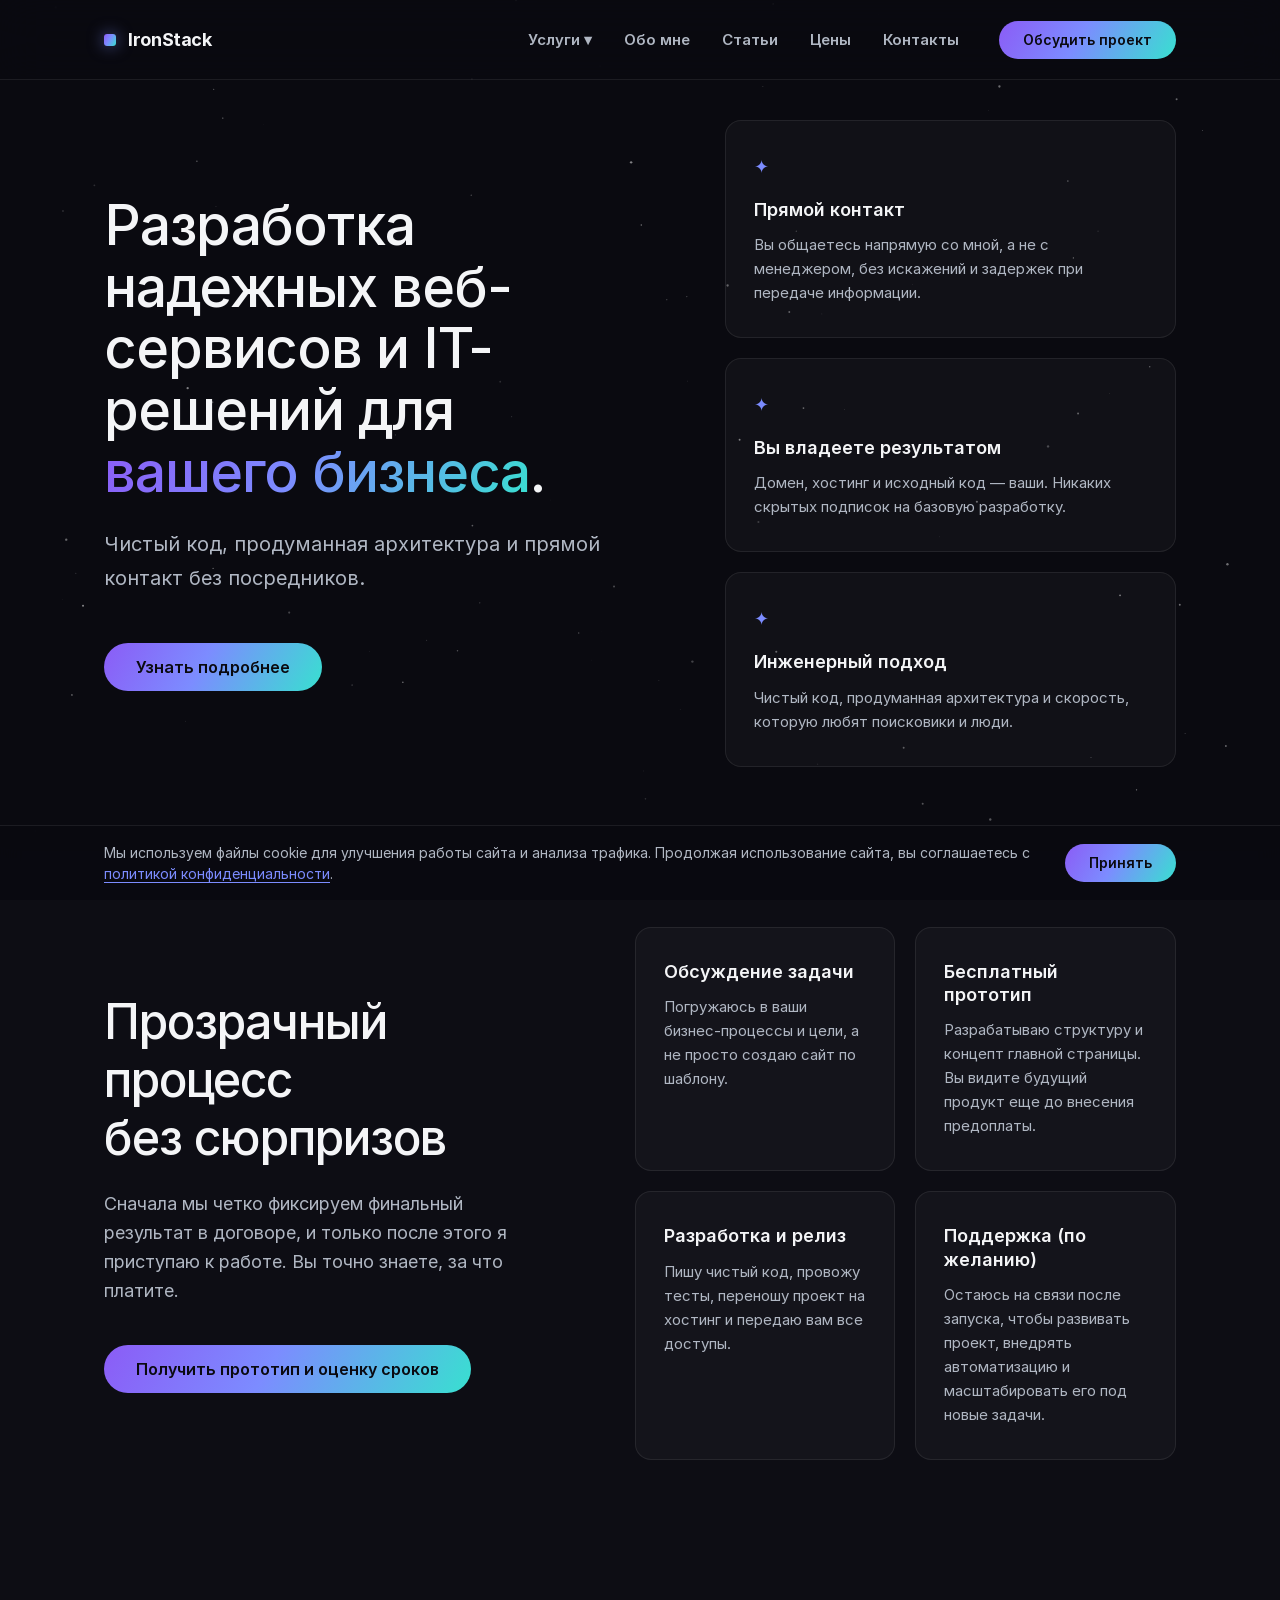
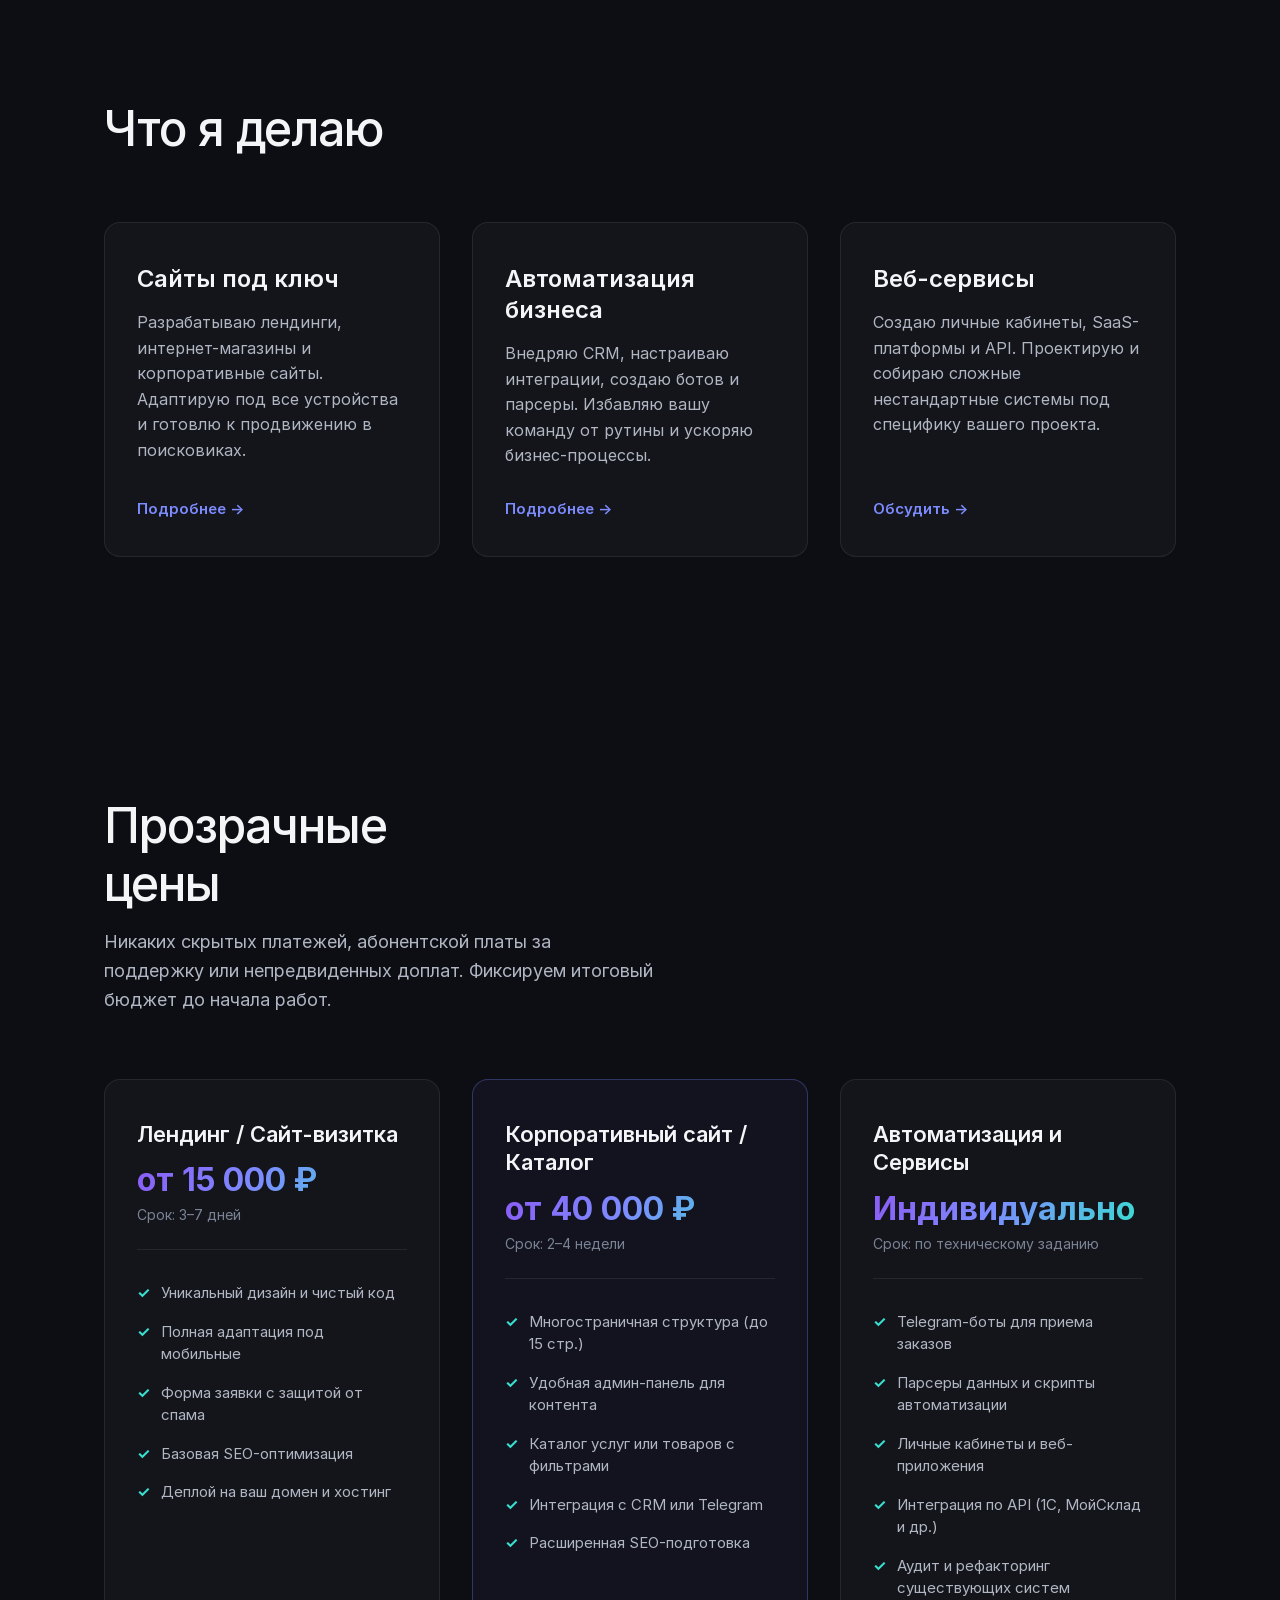
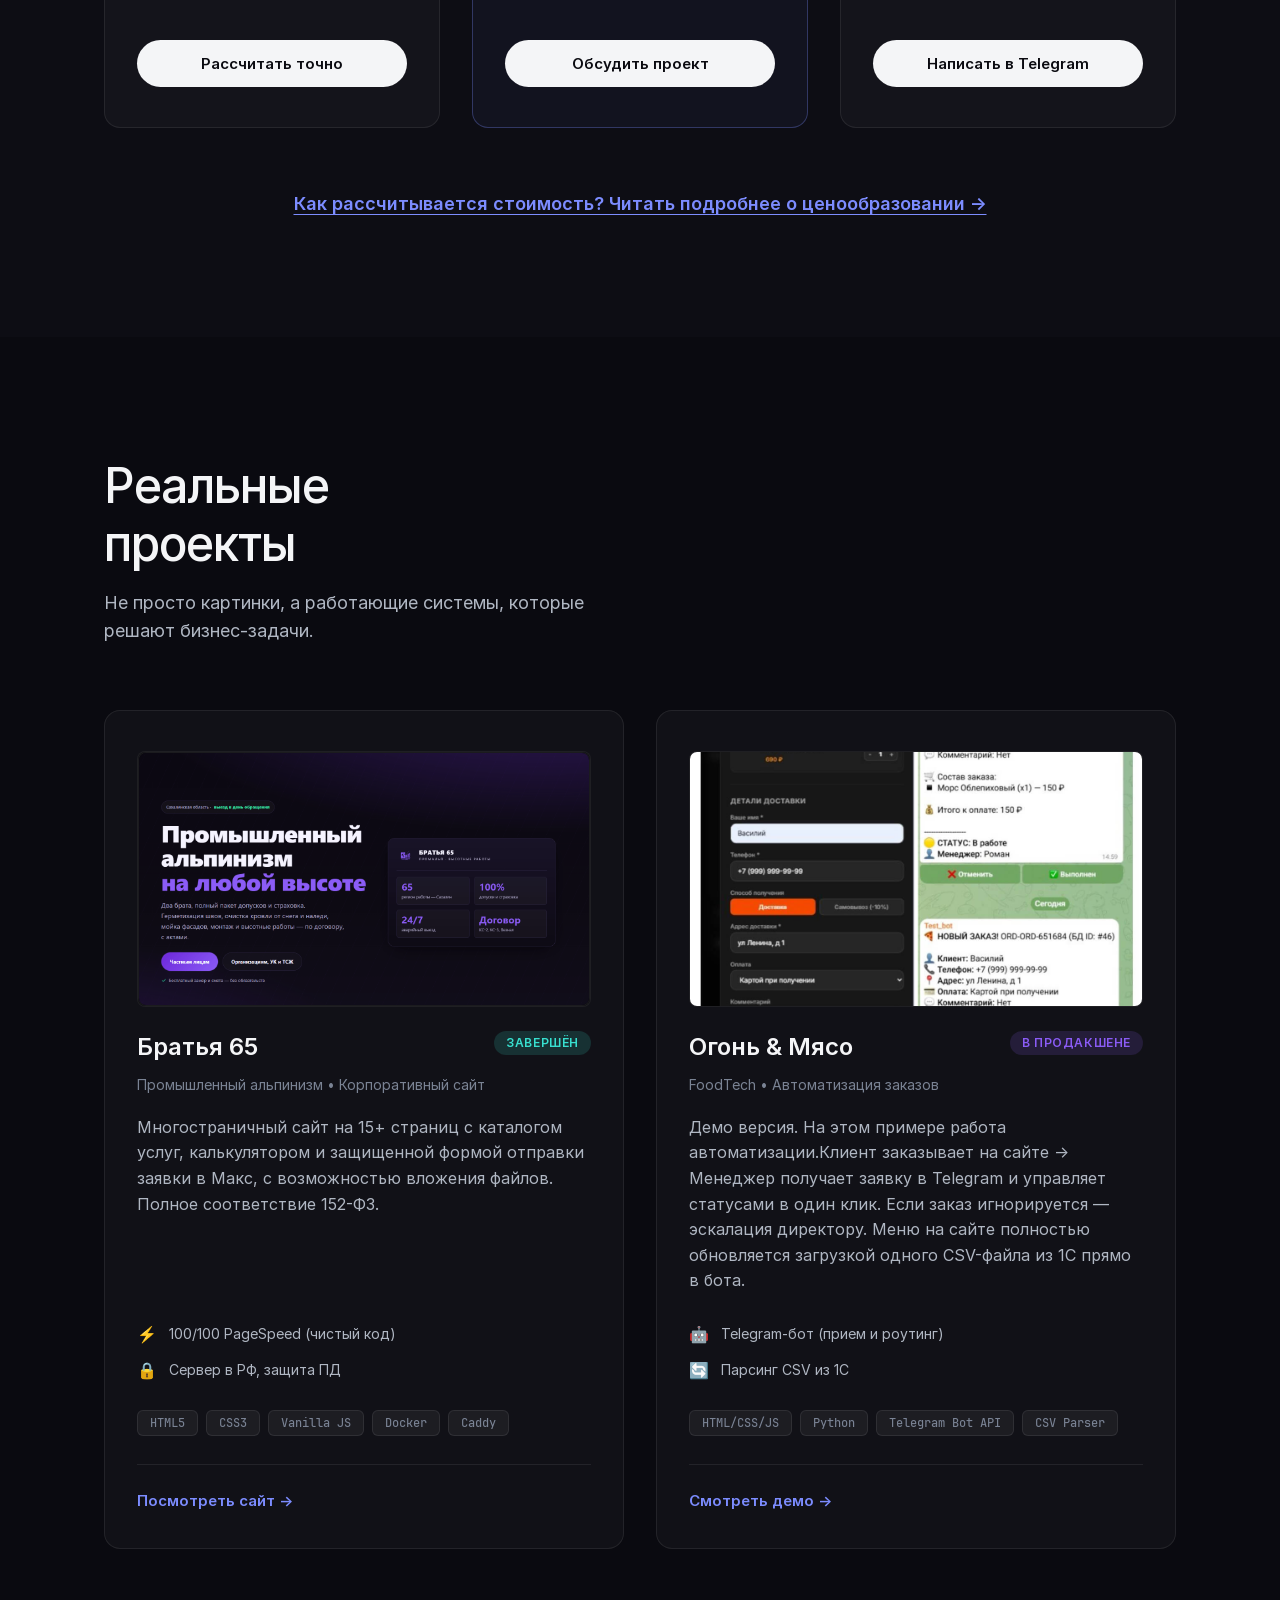
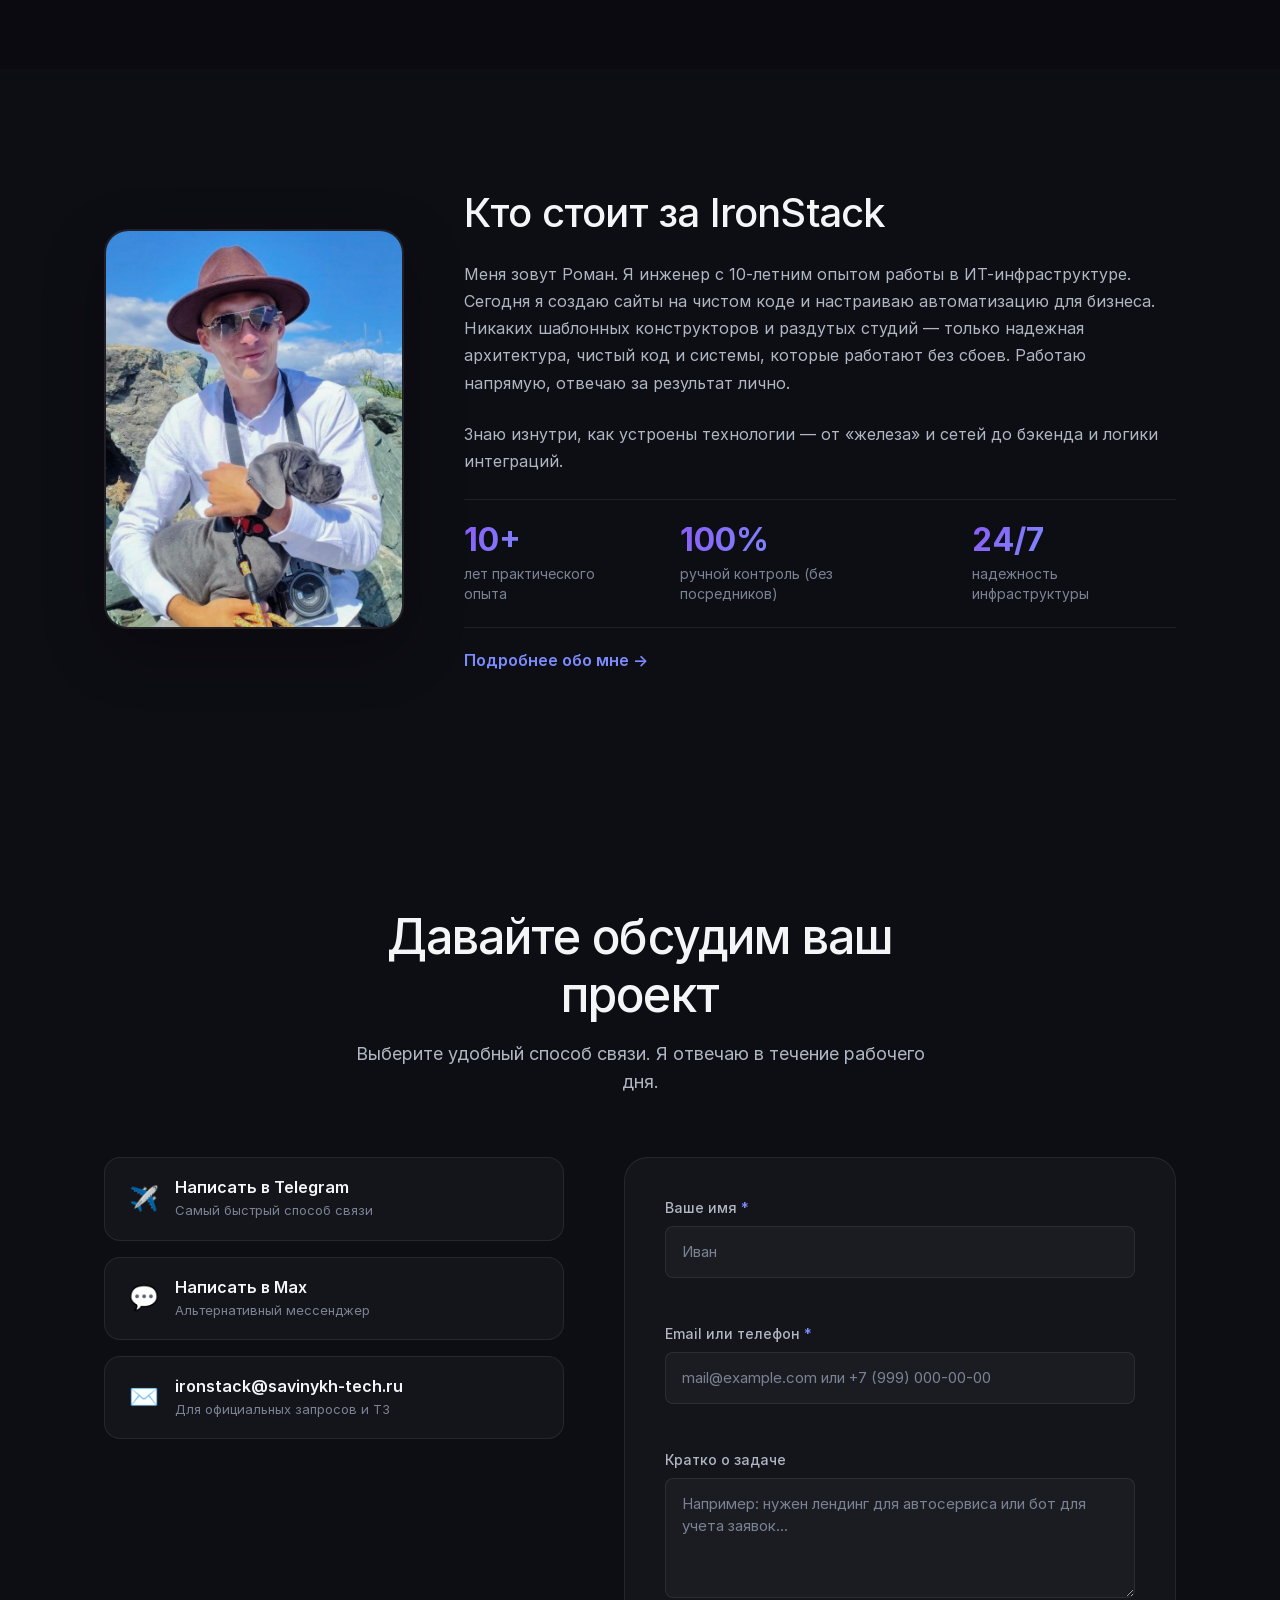
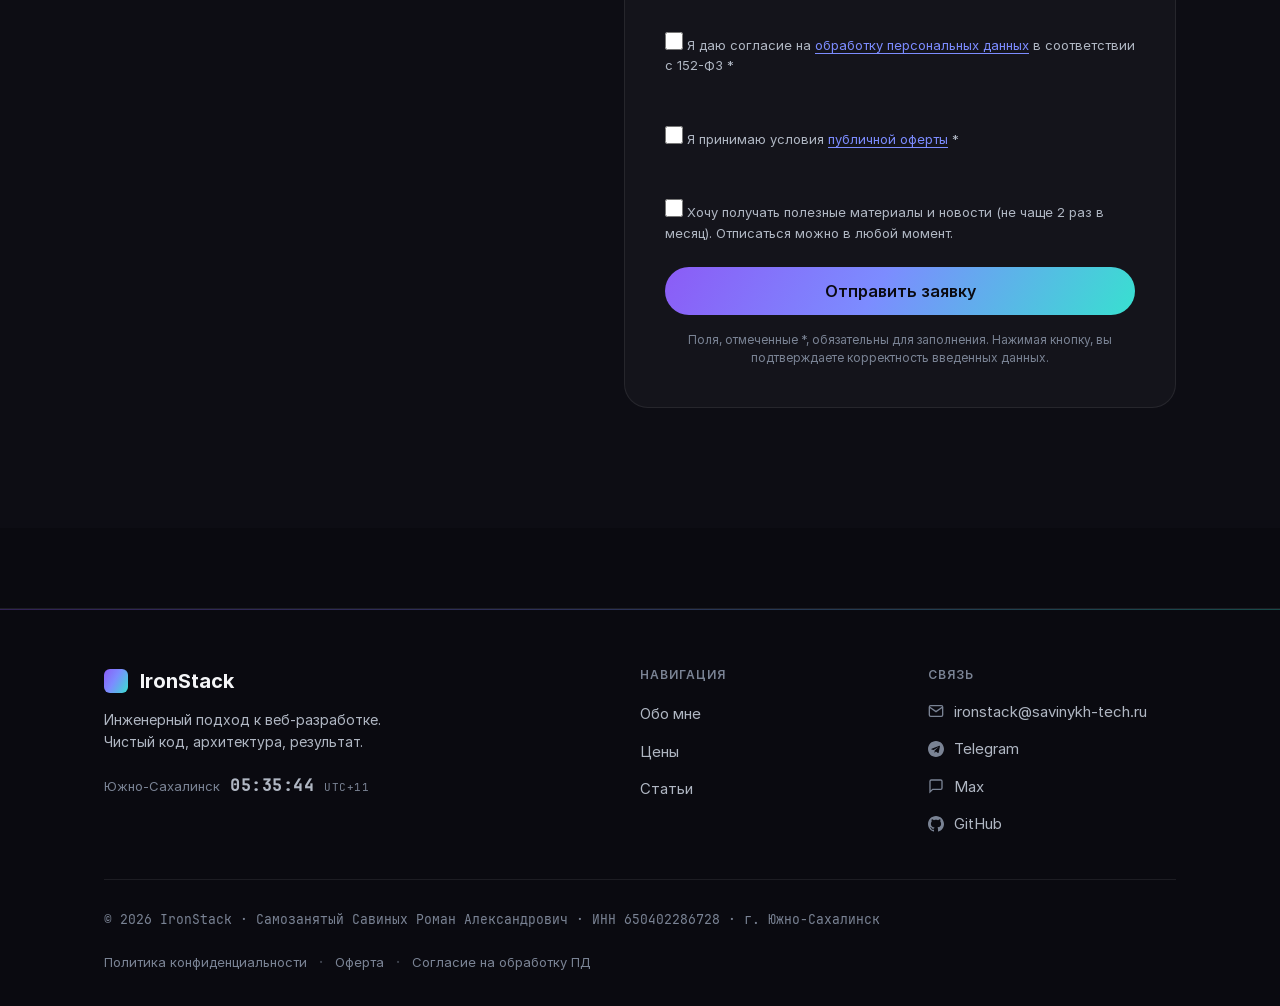
<file: index.html>
<!doctype html>
<html lang="ru">
  <head>
    <meta charset="UTF-8" />
    <meta name="viewport" content="width=device-width, initial-scale=1" />
    <title>IronStack — Независимый веб-разработчик</title>
    <meta
      name="description"
      content="Разработка сайтов и веб-сервисов под ключ. Чистый код, архитектура, результат. Работаю напрямую, без посредников."
    />
    <meta name="theme-color" content="#0A0A10" />
    <link rel="canonical" href="https://savinykh-tech.ru/" />

    <!-- Open Graph -->
    <meta property="og:type" content="website" />
    <meta property="og:url" content="https://savinykh-tech.ru/" />
    <meta
      property="og:title"
      content="IronStack — Независимый веб-разработчик"
    />
    <meta
      property="og:description"
      content="Разрабатываю сайты и системы для бизнеса под ключ. Чистый код, архитектура, результат."
    />
    <meta property="og:image" content="https://savinykh-tech.ru/og.jpg" />
    <meta property="og:site_name" content="IronStack" />
    <!-- Schema.org разметка для поисковиков -->
    <script type="application/ld+json">
      {
        "@context": "https://schema.org",
        "@type": "ProfessionalService",
        "name": "IronStack",
        "description": "Независимый веб-разработчик. Создание сайтов под ключ, автоматизация бизнеса и веб-сервисы на чистом коде.",
        "url": "https://savinykh-tech.ru",
        "telephone": "+79147436868",
        "email": "ironstack@savinykh-tech.ru",
        "address": {
          "@type": "PostalAddress",
          "addressLocality": "Южно-Сахалинск",
          "addressCountry": "RU"
        },
        "founder": {
          "@type": "Person",
          "name": "Савиных Роман Александрович"
        },
        "priceRange": "15000-100000 RUB"
      }
    </script>

    <link rel="icon" type="image/svg+xml" href="favicon.svg" />
    <link rel="stylesheet" href="css/variables.css" />
    <link rel="stylesheet" href="css/reset.css" />
    <link rel="stylesheet" href="css/base.css" />
    <link rel="stylesheet" href="css/header.css" />
    <link rel="stylesheet" href="css/footer.css" />
    <link rel="stylesheet" href="css/cosmos.css" />
    <link rel="stylesheet" href="css/home.css" />
  </head>
  <body>
    <canvas id="cosmos-canvas" aria-hidden="true"></canvas>

    <header class="header">
      <div class="container header__inner">
        <a href="/" class="header__logo">
          <span class="header__logo-icon"></span>
          IronStack
        </a>

        <nav class="header__nav">
          <ul class="header__list">
            <li class="header__dropdown">
              <a href="#" class="header__link">Услуги ▾</a>
              <ul class="header__dropdown-menu">
                <li>
                  <a href="web-dev.html" class="header__dropdown-link"
                    >Сайты под ключ</a
                  >
                </li>
                <li>
                  <a href="automation.html" class="header__dropdown-link"
                    >Автоматизация бизнеса</a
                  >
                </li>
              </ul>
            </li>
            <li><a href="about.html" class="header__link">Обо мне</a></li>

            <li><a href="journal.html" class="header__link">Статьи</a></li>
            <li><a href="pricing.html" class="header__link">Цены</a></li>
            <li><a href="#contact" class="header__link">Контакты</a></li>
          </ul>
          <a href="#contact" class="header__cta">Обсудить проект</a>
        </nav>
      </div>
    </header>

    <main>
      <!-- 1. HERO SECTION (Тёмный) -->
      <section class="hero">
        <div class="container hero__inner">
          <div class="hero__content">
            <h1 class="hero__title">
              Разработка надежных веб-сервисов и IT-решений для
              <span class="grad-text">вашего бизнеса</span>.
            </h1>

            <p class="hero__subtitle">
              Чистый код, продуманная архитектура и прямой контакт без
              посредников.
            </p>

            <a href="web-dev.html" class="hero__cta">Узнать подробнее</a>
          </div>

          <div class="hero__visual">
            <div class="focus-grid">
              <article class="focus-card">
                <span class="focus-card__icon">✦</span>
                <h3>Прямой контакт</h3>
                <p>
                  Вы общаетесь напрямую со мной, а не с менеджером, без
                  искажений и задержек при передаче информации.
                </p>
              </article>

              <article class="focus-card">
                <span class="focus-card__icon">✦</span>
                <h3>Вы владеете результатом</h3>
                <p>
                  Домен, хостинг и исходный код — ваши. Никаких скрытых подписок
                  на базовую разработку.
                </p>
              </article>

              <article class="focus-card">
                <span class="focus-card__icon">✦</span>
                <h3>Инженерный подход</h3>
                <p>
                  Чистый код, продуманная архитектура и скорость, которую любят
                  поисковики и люди.
                </p>
              </article>
            </div>
          </div>
        </div>
      </section>

      <!-- 2. PROCESS SECTION (Светлее) -->
      <section class="process section--alt">
        <div class="container">
          <div class="process__grid">
            <div class="process__left">
              <h2 class="process__title">
                Прозрачный процесс<br />без сюрпризов
              </h2>
              <p class="process__subtitle">
                Сначала мы четко фиксируем финальный результат в договоре, и
                только после этого я приступаю к работе. Вы точно знаете, за что
                платите.
              </p>
              <a href="#contact" class="process__cta"
                >Получить прототип и оценку сроков</a
              >
            </div>

            <div class="process__right">
              <div class="process-grid">
                <article class="focus-card">
                  <h3>Обсуждение задачи</h3>
                  <p>
                    Погружаюсь в ваши бизнес-процессы и цели, а не просто создаю
                    сайт по шаблону.
                  </p>
                </article>

                <article class="focus-card">
                  <h3>Бесплатный прототип</h3>
                  <p>
                    Разрабатываю структуру и концепт главной страницы. Вы видите
                    будущий продукт еще до внесения предоплаты.
                  </p>
                </article>

                <article class="focus-card">
                  <h3>Разработка и релиз</h3>
                  <p>
                    Пишу чистый код, провожу тесты, переношу проект на хостинг и
                    передаю вам все доступы.
                  </p>
                </article>

                <article class="focus-card">
                  <h3>Поддержка (по желанию)</h3>
                  <p>
                    Остаюсь на связи после запуска, чтобы развивать проект,
                    внедрять автоматизацию и масштабировать его под новые
                    задачи.
                  </p>
                </article>
              </div>
            </div>
          </div>
        </div>
      </section>

      <!-- 3. SERVICES SECTION (Тёмный) -->
      <section class="services">
        <div class="container">
          <h2 class="services__title">Что я делаю</h2>

          <div class="services__grid">
            <article class="service-card">
              <h3 class="service-card__title">Сайты под ключ</h3>
              <p class="service-card__desc">
                Разрабатываю лендинги, интернет-магазины и корпоративные сайты.
                Адаптирую под все устройства и готовлю к продвижению в
                поисковиках.
              </p>
              <a href="web-dev.html" class="service-card__link">Подробнее →</a>
            </article>

            <article class="service-card">
              <h3 class="service-card__title">Автоматизация бизнеса</h3>
              <p class="service-card__desc">
                Внедряю CRM, настраиваю интеграции, создаю ботов и парсеры.
                Избавляю вашу команду от рутины и ускоряю бизнес-процессы.
              </p>
              <a href="automation.html" class="service-card__link"
                >Подробнее →</a
              >
            </article>

            <article class="service-card">
              <h3 class="service-card__title">Веб-сервисы</h3>
              <p class="service-card__desc">
                Создаю личные кабинеты, SaaS-платформы и API. Проектирую и
                собираю сложные нестандартные системы под специфику вашего
                проекта.
              </p>
              <a href="#contact" class="service-card__link">Обсудить →</a>
            </article>
          </div>
        </div>
      </section>

      <!-- 4. PRICING SECTION (Светлее) -->
      <section class="pricing section--alt">
        <div class="container">
          <h2 class="pricing__title">Прозрачные цены</h2>
          <p class="pricing__subtitle">
            Никаких скрытых платежей, абонентской платы за поддержку или
            непредвиденных доплат. Фиксируем итоговый бюджет до начала работ.
          </p>

          <div class="pricing__grid">
            <article class="pricing-card">
              <h3 class="pricing-card__title">Лендинг / Сайт-визитка</h3>
              <div class="pricing-card__price">от 15 000 ₽</div>
              <p class="pricing-card__time">Срок: 3–7 дней</p>
              <ul class="pricing-card__list">
                <li>Уникальный дизайн и чистый код</li>
                <li>Полная адаптация под мобильные</li>
                <li>Форма заявки с защитой от спама</li>
                <li>Базовая SEO-оптимизация</li>
                <li>Деплой на ваш домен и хостинг</li>
              </ul>
              <a href="#contact" class="pricing-card__cta">Рассчитать точно</a>
            </article>

            <article class="pricing-card pricing-card--featured">
              <h3 class="pricing-card__title">Корпоративный сайт / Каталог</h3>
              <div class="pricing-card__price">от 40 000 ₽</div>
              <p class="pricing-card__time">Срок: 2–4 недели</p>
              <ul class="pricing-card__list">
                <li>Многостраничная структура (до 15 стр.)</li>
                <li>Удобная админ-панель для контента</li>
                <li>Каталог услуг или товаров с фильтрами</li>
                <li>Интеграция с CRM или Telegram</li>
                <li>Расширенная SEO-подготовка</li>
              </ul>
              <a href="#contact" class="pricing-card__cta">Обсудить проект</a>
            </article>

            <article class="pricing-card">
              <h3 class="pricing-card__title">Автоматизация и Сервисы</h3>
              <div class="pricing-card__price">Индивидуально</div>
              <p class="pricing-card__time">Срок: по техническому заданию</p>
              <ul class="pricing-card__list">
                <li>Telegram-боты для приема заказов</li>
                <li>Парсеры данных и скрипты автоматизации</li>
                <li>Личные кабинеты и веб-приложения</li>
                <li>Интеграция по API (1С, МойСклад и др.)</li>
                <li>Аудит и рефакторинг существующих систем</li>
              </ul>
              <a href="#contact" class="pricing-card__cta"
                >Написать в Telegram</a
              >
            </article>
          </div>

          <div class="pricing__footer">
            <a href="pricing.html" class="pricing__link"
              >Как рассчитывается стоимость? Читать подробнее о ценообразовании
              →</a
            >
          </div>
        </div>
      </section>

      <!-- 5. WORKS SECTION (Тёмный) -->
      <section class="works">
        <div class="container">
          <h2 class="works__title">Реальные проекты</h2>
          <p class="works__subtitle">
            Не просто картинки, а работающие системы, которые решают
            бизнес-задачи.
          </p>

          <div class="works__grid">
            <!-- Case 1: Братья 65 -->
            <article class="work-card">
              <div class="work-card__preview">
                <div class="work-card__preview">
                  <img
                    src="images/alp65-brothers.jpg"
                    alt="Скриншот сайта alp65-brothers.ru"
                    loading="lazy"
                    width="600"
                    height="400"
                  />
                </div>
              </div>

              <div class="work-card__header">
                <h3 class="work-card__title">Братья 65</h3>
                <span class="work-card__status work-card__status--done"
                  >Завершён</span
                >
              </div>
              <p class="work-card__category">
                Промышленный альпинизм • Корпоративный сайт
              </p>
              <p class="work-card__desc">
                Многостраничный сайт на 15+ страниц с каталогом услуг,
                калькулятором и защищенной формой отправки заявки в Макс, с
                возможностью вложения файлов. Полное соответствие 152-ФЗ.
              </p>

              <div class="work-card__features">
                <div class="work-card__feature">
                  <span class="work-card__feature-icon">⚡</span>
                  <span>100/100 PageSpeed (чистый код)</span>
                </div>
                <div class="work-card__feature">
                  <span class="work-card__feature-icon">🔒</span>
                  <span>Сервер в РФ, защита ПД</span>
                </div>
              </div>

              <div class="work-card__stack">
                <span>HTML5</span>
                <span>CSS3</span>
                <span>Vanilla JS</span>
                <span>Docker</span>
                <span>Caddy</span>
              </div>

              <a
                href="https://alp65-brothers.ru"
                target="_blank"
                rel="noopener noreferrer"
                class="work-card__link"
              >
                Посмотреть сайт →
              </a>
            </article>

            <!-- Case 2: Огонь & Мясо -->
            <article class="work-card">
              <div class="work-card__preview">
                <img
                  src="images/pizza-automation.jpg"
                  alt="Система автоматизации заказов для Огонь & Мясо"
                  loading="lazy"
                  width="600"
                  height="400"
                />
              </div>

              <div class="work-card__header">
                <h3 class="work-card__title">Огонь & Мясо</h3>
                <span class="work-card__status work-card__status--progress"
                  >В продакшене</span
                >
              </div>
              <p class="work-card__category">
                FoodTech • Автоматизация заказов
              </p>
              <p class="work-card__desc">
                Демо версия. На этом примере работа автоматизации.Клиент
                заказывает на сайте → Менеджер получает заявку в Telegram и
                управляет статусами в один клик. Если заказ игнорируется —
                эскалация директору. Меню на сайте полностью обновляется
                загрузкой одного CSV-файла из 1С прямо в бота.
              </p>

              <div class="work-card__features">
                <div class="work-card__feature">
                  <span class="work-card__feature-icon">🤖</span>
                  <span>Telegram-бот (прием и роутинг)</span>
                </div>
                <div class="work-card__feature">
                  <span class="work-card__feature-icon">🔄</span>
                  <span>Парсинг CSV из 1С</span>
                </div>
              </div>

              <div class="work-card__stack">
                <span>HTML/CSS/JS</span>
                <span>Python</span>
                <span>Telegram Bot API</span>
                <span>CSV Parser</span>
              </div>

              <a
                href="https://savinykh-tech.ru/pizza/"
                target="_blank"
                rel="noopener noreferrer"
                class="work-card__link"
              >
                Смотреть демо →
              </a>
            </article>
          </div>
        </div>
      </section>
      <!-- 6. ABOUT SECTION -->
      <section class="about section--alt">
        <div class="container">
          <div class="about__grid">
            <div class="about__photo">
              <img
                src="images/about.jpg"
                alt="Роман — независимый веб-разработчик"
                loading="lazy"
                width="400"
                height="400"
              />
            </div>

            <div class="about__content">
              <h2 class="about__title">Кто стоит за IronStack</h2>
              <p class="about__text">
                Меня зовут Роман. Я инженер с 10-летним опытом работы в
                ИТ-инфраструктуре. Сегодня я создаю сайты на чистом коде и
                настраиваю автоматизацию для бизнеса. Никаких шаблонных
                конструкторов и раздутых студий — только надежная архитектура,
                чистый код и системы, которые работают без сбоев. Работаю
                напрямую, отвечаю за результат лично.
              </p>
              <p class="about__text">
                Знаю изнутри, как устроены технологии — от «железа» и сетей до
                бэкенда и логики интеграций.
              </p>

              <div class="about__facts">
                <div class="about__fact">
                  <span class="about__fact-number">10+</span>
                  <span class="about__fact-label">лет практического опыта</span>
                </div>
                <div class="about__fact">
                  <span class="about__fact-number">100% </span>
                  <span class="about__fact-label">
                    ручной контроль (без посредников)</span
                  >
                </div>
                <div class="about__fact">
                  <span class="about__fact-number">24/7</span>
                  <span class="about__fact-label"
                    >надежность инфраструктуры</span
                  >
                </div>
              </div>

              <a href="about.html" class="about__link">Подробнее обо мне →</a>
            </div>
          </div>
        </div>
      </section>

      <!-- 6. CONTACT SECTION -->
      <section class="contact section--alt">
        <div class="container">
          <div class="contact__header">
            <h2 class="contact__title">Давайте обсудим ваш проект</h2>
            <p class="contact__subtitle">
              Выберите удобный способ связи. Я отвечаю в течение рабочего дня.
            </p>
          </div>

          <div class="contact__grid">
            <!-- Левая колонка: Мессенджеры (Быстро) -->
            <div class="contact__messengers">
              <a
                href="https://t.me/Sav_Roman"
                target="_blank"
                rel="noopener noreferrer"
                class="contact-btn contact-btn--tg"
              >
                <span class="contact-btn__icon">✈️</span>
                <span class="contact-btn__text">
                  <strong>Написать в Telegram</strong>
                  <span>Самый быстрый способ связи</span>
                </span>
              </a>

              <a
                href="https://max.ru/u/f9LHodD0cOL5WU0GgRnwtmK9HNnmzYUm0T2X5o9-2EHqlQh1pgb_itNUuFE"
                target="_blank"
                rel="noopener noreferrer"
                class="contact-btn contact-btn--max"
              >
                <span class="contact-btn__icon">💬</span>
                <span class="contact-btn__text">
                  <strong>Написать в Max</strong>
                  <span>Альтернативный мессенджер</span>
                </span>
              </a>

              <a
                href="mailto:ironstack@savinykh-tech.ru"
                class="contact-btn contact-btn--email"
              >
                <span class="contact-btn__icon">✉️</span>
                <span class="contact-btn__text">
                  <strong>ironstack@savinykh-tech.ru</strong>
                  <span>Для официальных запросов и ТЗ</span>
                </span>
              </a>
            </div>

            <!-- Правая колонка: Форма (Структурированно) -->

            <form
              class="contact__form"
              id="contact-form"
              action="#"
              method="POST"
              novalidate
            >
              <div class="form-group">
                <label for="name">Ваше имя</label>
                <input
                  type="text"
                  id="name"
                  name="name"
                  placeholder="Иван"
                  required
                  autocomplete="name"
                  minlength="2"
                />
                <span class="form-error" data-error-for="name"></span>
              </div>

              <div class="form-group">
                <label for="contact">Email или телефон</label>
                <input
                  type="text"
                  id="contact"
                  name="contact"
                  placeholder="mail@example.com или +7 (999) 000-00-00"
                  required
                  autocomplete="tel email"
                />
                <span class="form-error" data-error-for="contact"></span>
              </div>

              <div class="form-group">
                <label for="message">Кратко о задаче</label>
                <textarea
                  id="message"
                  name="message"
                  rows="4"
                  placeholder="Например: нужен лендинг для автосервиса или бот для учета заявок..."
                ></textarea>
              </div>

              <!-- Чекбокс 1: ПД (обязательный) -->
              <div class="form-group form-group--checkbox">
                <label class="checkbox-label">
                  <input type="checkbox" name="pd-consent" required />
                  <span class="checkbox-text">
                    Я даю согласие на
                    <a
                      href="privacy-policy.html"
                      target="_blank"
                      rel="noopener noreferrer"
                      >обработку персональных данных</a
                    >
                    в соответствии с 152-ФЗ *
                  </span>
                </label>
                <span class="form-error" data-error-for="pd-consent"></span>
              </div>

              <!-- Чекбокс 2: Оферта (обязательный) -->
              <div class="form-group form-group--checkbox">
                <label class="checkbox-label">
                  <input type="checkbox" name="oferta-consent" required />
                  <span class="checkbox-text">
                    Я принимаю условия
                    <a
                      href="oferta.html"
                      target="_blank"
                      rel="noopener noreferrer"
                      >публичной оферты</a
                    >
                    *
                  </span>
                </label>
                <span class="form-error" data-error-for="oferta-consent"></span>
              </div>

              <!-- Чекбокс 3: Рассылка (необязательный) -->
              <div class="form-group form-group--checkbox">
                <label class="checkbox-label">
                  <input type="checkbox" name="marketing-consent" />
                  <span class="checkbox-text">
                    Хочу получать полезные материалы и новости (не чаще 2 раз в
                    месяц). Отписаться можно в любой момент.
                  </span>
                </label>
              </div>

              <button type="submit" class="form__submit">
                Отправить заявку
              </button>

              <p class="form__note">
                Поля, отмеченные *, обязательны для заполнения. Нажимая кнопку,
                вы подтверждаете корректность введенных данных.
              </p>
              <!-- Honeypot поле для защиты от спама (скрыто от пользователей) -->
              <div class="form-honeypot" aria-hidden="true">
                <label for="website">Website</label>
                <input
                  type="text"
                  id="website"
                  name="website"
                  tabindex="-1"
                  autocomplete="off"
                />
              </div>
            </form>
          </div>
        </div>
      </section>
    </main>

    <footer class="footer">
      <!-- Градиентная линия сверху -->
      <div class="footer__accent-line"></div>

      <div class="container">
        <div class="footer__grid">
          <!-- Колонка 1: Логотип, описание, часы -->
          <div class="footer__brand">
            <a href="/" class="footer__logo">
              <span class="footer__logo-icon"></span>
              IronStack
            </a>
            <p class="footer__tagline">
              Инженерный подход к веб-разработке.<br />
              Чистый код, архитектура, результат.
            </p>

            <div class="footer__location">
              <div class="footer__location-info">
                <span class="footer__location-city">Южно-Сахалинск</span>
                <span class="footer__location-time" id="sakhalin-time"
                  >--:--</span
                >
                <span class="footer__location-tz">UTC+11</span>
              </div>
            </div>
          </div>

          <!-- Колонка 2: Навигация -->
          <div class="footer__column">
            <h4 class="footer__column-title">Навигация</h4>
            <ul class="footer__list">
              <li><a href="about.html" class="footer__link">Обо мне</a></li>
              <li><a href="pricing.html" class="footer__link">Цены</a></li>
              <li><a href="journal.html" class="footer__link">Статьи</a></li>
            </ul>
          </div>

          <!-- Колонка 3: Связь -->
          <div class="footer__column">
            <h4 class="footer__column-title">Связь</h4>
            <ul class="footer__list">
              <li>
                <a
                  href="mailto:ironstack@savinykh-tech.ru"
                  class="footer__link footer__link--icon"
                >
                  <svg
                    class="footer__link-icon"
                    width="16"
                    height="16"
                    viewBox="0 0 24 24"
                    fill="none"
                    stroke="currentColor"
                    stroke-width="2"
                  >
                    <path
                      d="M4 4h16c1.1 0 2 .9 2 2v12c0 1.1-.9 2-2 2H4c-1.1 0-2-.9-2-2V6c0-1.1.9-2 2-2z"
                    ></path>
                    <polyline points="22,6 12,13 2,6"></polyline>
                  </svg>
                  ironstack@savinykh-tech.ru
                </a>
              </li>
              <li>
                <a
                  href="https://t.me/Sav_Roman"
                  target="_blank"
                  rel="noopener noreferrer"
                  class="footer__link footer__link--icon"
                >
                  <svg
                    class="footer__link-icon"
                    width="16"
                    height="16"
                    viewBox="0 0 24 24"
                    fill="currentColor"
                  >
                    <path
                      d="M12 0C5.373 0 0 5.373 0 12s5.373 12 12 12 12-5.373 12-12S18.627 0 12 0zm5.894 8.221l-1.97 9.28c-.145.658-.537.818-1.084.508l-3-2.21-1.446 1.394c-.14.18-.357.295-.6.295-.002 0-.003 0-.005 0l.213-3.054 5.56-5.022c.24-.213-.054-.334-.373-.121l-6.869 4.326-2.96-.924c-.64-.203-.658-.64.135-.954l11.566-4.458c.538-.196 1.006.128.832.94z"
                    />
                  </svg>
                  Telegram
                </a>
              </li>
              <li>
                <a
                  href="https://web.max.ru"
                  target="_blank"
                  rel="noopener noreferrer"
                  class="footer__link footer__link--icon"
                >
                  <svg
                    class="footer__link-icon"
                    width="16"
                    height="16"
                    viewBox="0 0 24 24"
                    fill="none"
                    stroke="currentColor"
                    stroke-width="2"
                  >
                    <path
                      d="M21 15a2 2 0 0 1-2 2H7l-4 4V5a2 2 0 0 1 2-2h14a2 2 0 0 1 2 2z"
                    ></path>
                  </svg>
                  Max
                </a>
              </li>
              <li>
                <a
                  href="https://github.com/твой_ник"
                  target="_blank"
                  rel="noopener noreferrer"
                  class="footer__link footer__link--icon"
                >
                  <svg
                    class="footer__link-icon"
                    width="16"
                    height="16"
                    viewBox="0 0 24 24"
                    fill="currentColor"
                  >
                    <path
                      d="M12 0c-6.626 0-12 5.373-12 12 0 5.302 3.438 9.8 8.207 11.387.599.111.793-.261.793-.577v-2.234c-3.338.726-4.033-1.416-4.033-1.416-.546-1.387-1.333-1.756-1.333-1.756-1.089-.745.083-.729.083-.729 1.205.084 1.839 1.237 1.839 1.237 1.07 1.834 2.807 1.304 3.492.997.107-.775.418-1.305.762-1.604-2.665-.305-5.467-1.334-5.467-5.931 0-1.311.469-2.381 1.236-3.221-.124-.303-.535-1.524.117-3.176 0 0 1.008-.322 3.301 1.23.957-.266 1.983-.399 3.003-.404 1.02.005 2.047.138 3.006.404 2.291-1.552 3.297-1.23 3.297-1.23.653 1.653.242 2.874.118 3.176.77.84 1.235 1.911 1.235 3.221 0 4.609-2.807 5.624-5.479 5.921.43.372.823 1.102.823 2.222v3.293c0 .319.192.694.801.576 4.765-1.589 8.199-6.086 8.199-11.386 0-6.627-5.373-12-12-12z"
                    />
                  </svg>
                  GitHub
                </a>
              </li>
            </ul>
          </div>
        </div>

        <!-- Разделитель -->
        <div class="footer__divider"></div>

        <!-- Нижняя строка: Копирайт и юридические ссылки -->
        <div class="footer__bottom">
          <div class="footer__copyright">
            © 2026 IronStack · Самозанятый Савиных Роман Александрович · ИНН
            650402286728 · г. Южно-Сахалинск
          </div>
          <div class="footer__legal">
            <a href="privacy-policy.html" class="footer__legal-link"
              >Политика конфиденциальности</a
            >
            <span class="footer__separator">·</span>
            <a href="oferta.html" class="footer__legal-link">Оферта</a>
            <span class="footer__separator">·</span>
            <a href="pd-consent.html" class="footer__legal-link"
              >Согласие на обработку ПД</a
            >
          </div>
        </div>
      </div>
    </footer>

    <script src="js/cosmos.js" defer></script>
    <script src="js/cookie-banner.js" defer></script>
    <script src="js/form-validation.js" defer></script>
    <script src="js/main.js" defer></script>
    <script src="js/footer.js" defer></script>
  </body>
</html>
</file>
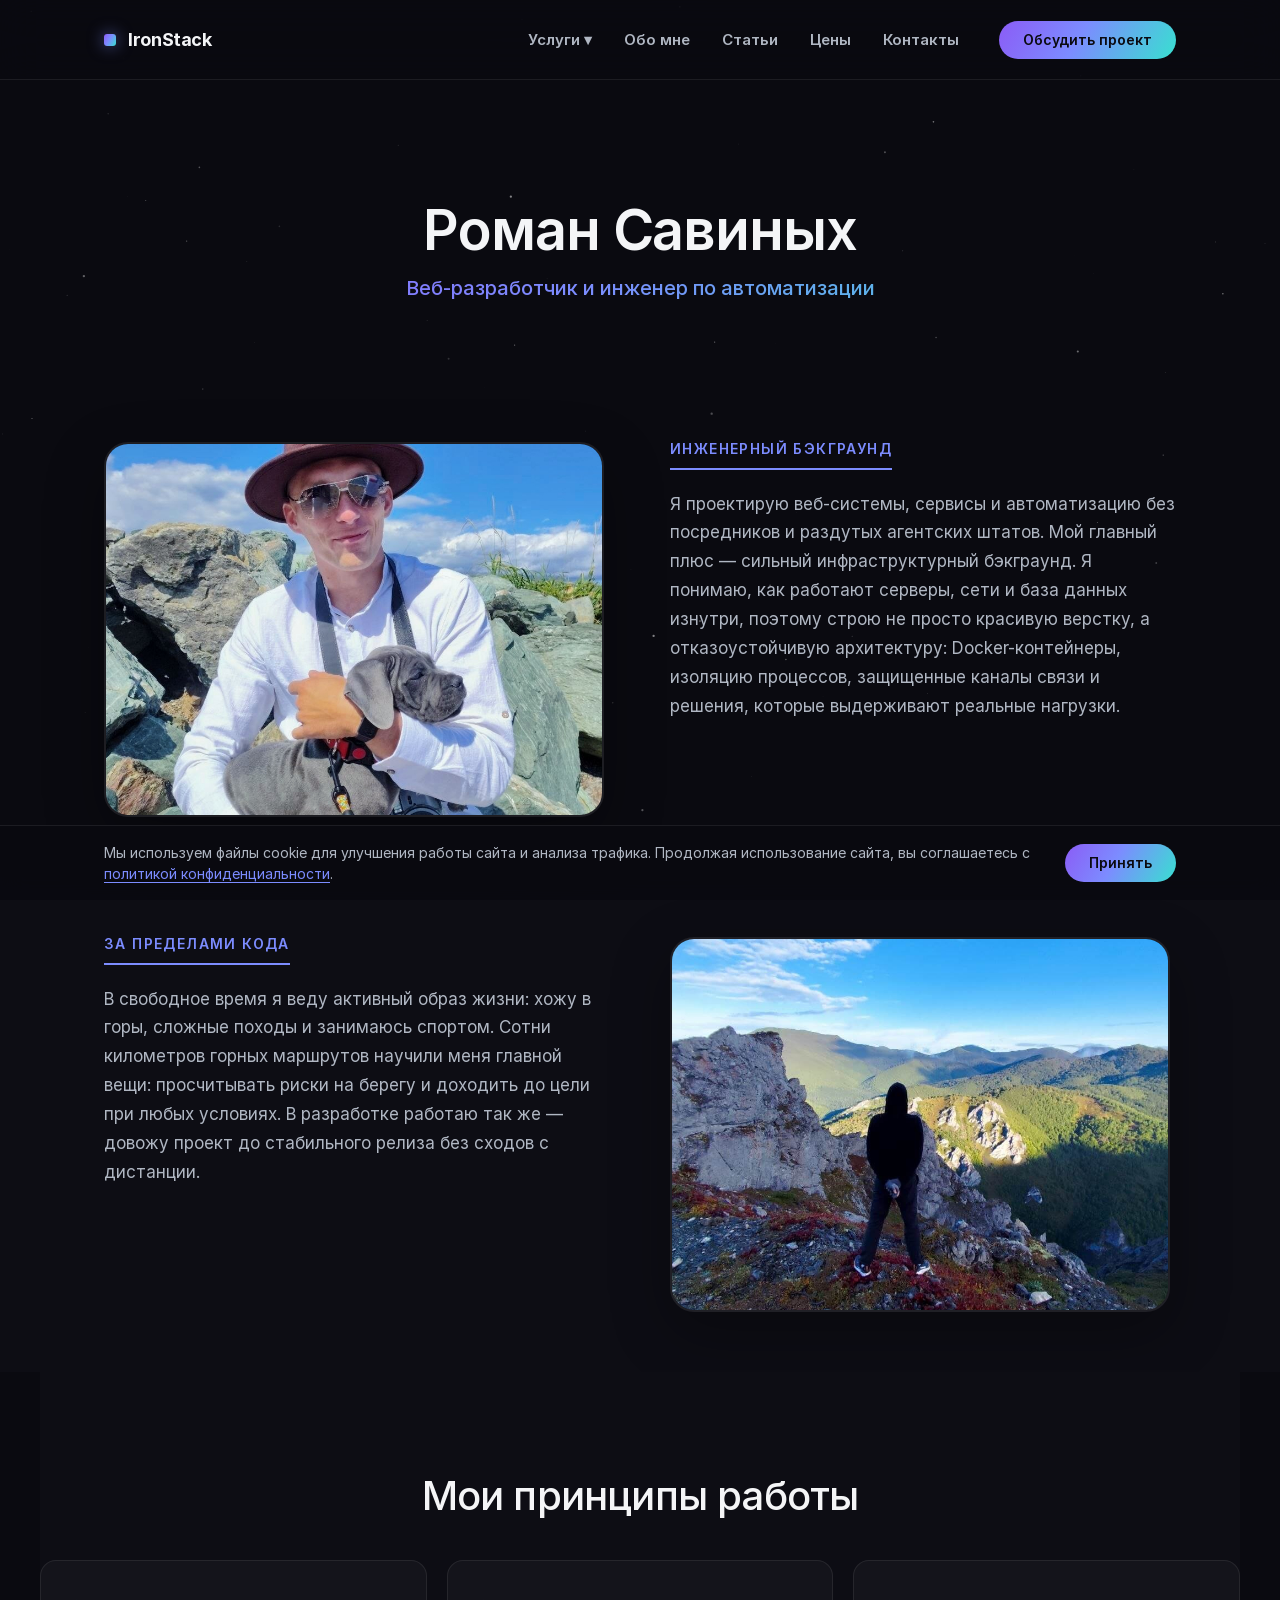
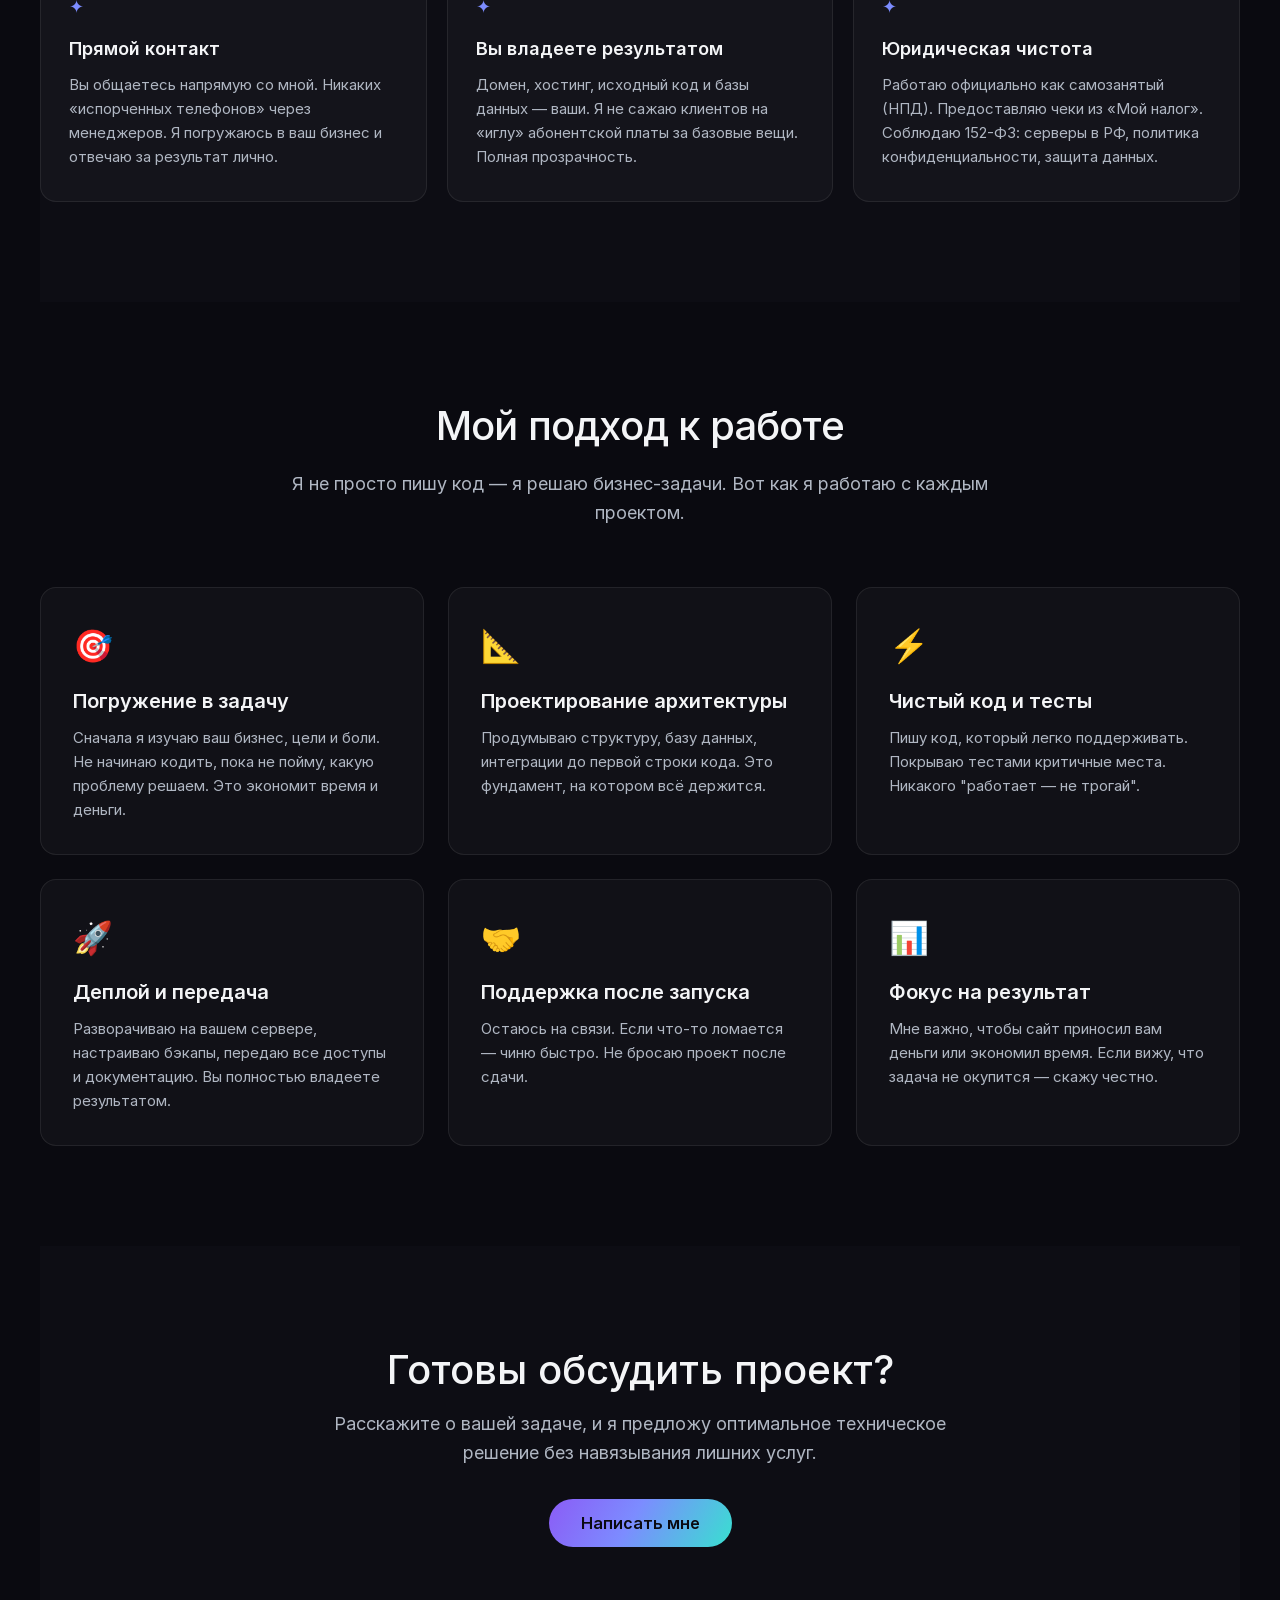
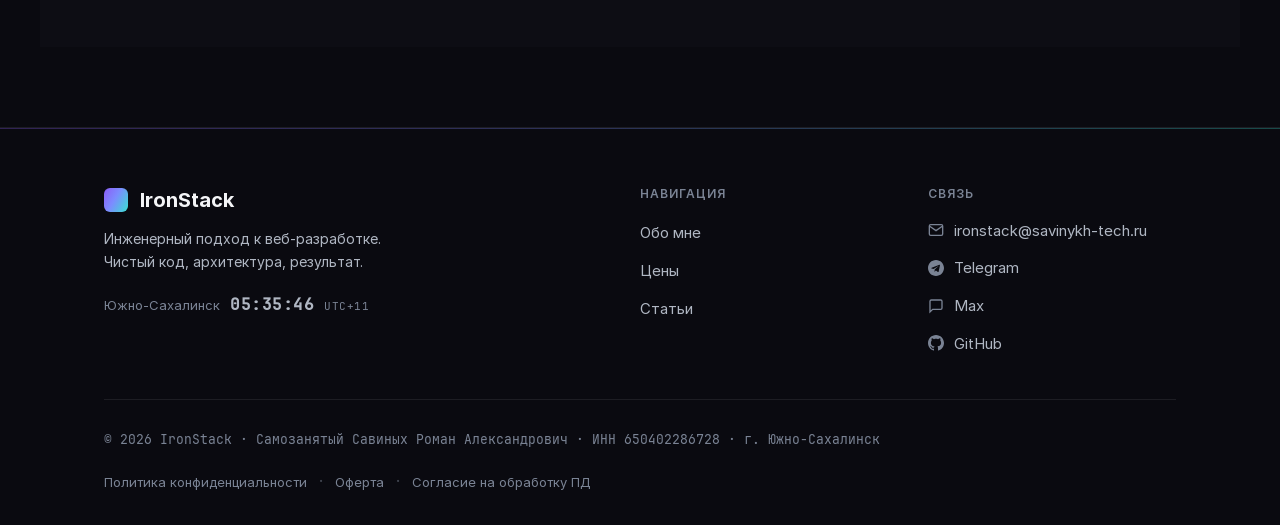
<file: about.html>
<!doctype html>
<html lang="ru">
  <head>
    <meta charset="UTF-8" />
    <meta name="viewport" content="width=device-width, initial-scale=1" />
    <title>Обо мне — Роман Савиных | Независимый веб-разработчик</title>
    <meta
      name="description"
      content="Роман Савиных — независимый веб-разработчик с Сахалина. Создаю сайты на чистом коде и автоматизирую бизнес-процессы. Без конструкторов и посредников."
    />
    <meta name="theme-color" content="#0A0A10" />
    <link rel="canonical" href="https://savinykh-tech.ru/about.html" />

    <!-- Open Graph -->
    <meta property="og:type" content="profile" />
    <meta property="og:url" content="https://savinykh-tech.ru/about.html" />
    <meta
      property="og:title"
      content="Роман Савиных — Независимый веб-разработчик"
    />
    <meta
      property="og:description"
      content="Инженерный подход к веб-разработке. Чистый код, архитектура, результат."
    />
    <meta property="og:image" content="https://savinykh-tech.ru/og.jpg" />
    <meta property="og:site_name" content="IronStack" />

    <!-- Schema.org: Person -->
    <script type="application/ld+json">
      {
        "@context": "https://schema.org",
        "@type": "Person",
        "name": "Савиных Роман Александрович",
        "jobTitle": "Независимый веб-разработчик",
        "url": "https://savinykh-tech.ru",
        "telephone": "+79147436868",
        "email": "ironstack@savinykh-tech.ru",
        "address": {
          "@type": "PostalAddress",
          "addressLocality": "Южно-Сахалинск",
          "addressCountry": "RU"
        },
        "knowsAbout": [
          "Web Development",
          "Automation",
          "Python",
          "JavaScript",
          "Docker"
        ]
      }
    </script>

    <link rel="icon" type="image/svg+xml" href="favicon.svg" />
    <link rel="stylesheet" href="css/variables.css" />
    <link rel="stylesheet" href="css/reset.css" />
    <link rel="stylesheet" href="css/base.css" />
    <link rel="stylesheet" href="css/header.css" />
    <link rel="stylesheet" href="css/footer.css" />
    <link rel="stylesheet" href="css/cosmos.css" />
    <link rel="stylesheet" href="css/home.css" />
    <!-- Общие компоненты -->
    <link rel="stylesheet" href="css/about.css" />

    <!-- Уникальные стили страницы -->
  </head>
  <body>
    <canvas id="cosmos-canvas" aria-hidden="true"></canvas>

    <header class="header">
      <div class="container header__inner">
        <a href="/" class="header__logo">
          <span class="header__logo-icon"></span>
          IronStack
        </a>

        <nav class="header__nav">
          <ul class="header__list">
            <li class="header__dropdown">
              <a href="#" class="header__link">Услуги ▾</a>
              <ul class="header__dropdown-menu">
                <li>
                  <a href="web-dev.html" class="header__dropdown-link"
                    >Сайты под ключ</a
                  >
                </li>
                <li>
                  <a href="automation.html" class="header__dropdown-link"
                    >Автоматизация бизнеса</a
                  >
                </li>
              </ul>
            </li>
            <li>
              <a href="about.html" class="header__link header__link--active"
                >Обо мне</a
              >
            </li>
            <li><a href="journal.html" class="header__link">Статьи</a></li>
            <li><a href="pricing.html" class="header__link">Цены</a></li>
            <li><a href="/#contact" class="header__link">Контакты</a></li>
          </ul>
          <a href="/#contact" class="header__cta">Обсудить проект</a>
        </nav>
      </div>
    </header>

    <main class="about-page">
      <!-- Заголовок страницы -->
      <div class="container about-page-header">
        <h1>Роман Савиных</h1>
        <p class="about-page-subtitle">
          Веб-разработчик и инженер по автоматизации
        </p>
      </div>

      <!-- Блок 1: Фото + Текст -->
      <section class="about-block">
        <div class="container">
          <div class="about-block__grid">
            <div class="about-block__photo">
              <img src="images/about.jpg" alt="Роман Савиных" loading="lazy" />
            </div>
            <div class="about-block__content">
              <h3 class="about-block__subtitle">Инженерный бэкграунд</h3>
              <p>
                Я проектирую веб-системы, сервисы и автоматизацию без
                посредников и раздутых агентских штатов. Мой главный плюс —
                сильный инфраструктурный бэкграунд. Я понимаю, как работают
                серверы, сети и база данных изнутри, поэтому строю не просто
                красивую верстку, а отказоустойчивую архитектуру:
                Docker-контейнеры, изоляцию процессов, защищенные каналы связи и
                решения, которые выдерживают реальные нагрузки.
              </p>
            </div>
          </div>
        </div>
      </section>

      <!-- Блок 2: Фото + Текст -->
      <section class="about-block about-block--alt">
        <div class="container">
          <div class="about-block__grid about-block__grid--reverse">
            <div class="about-block__photo">
              <img
                src="images/about_2.jpg"
                alt="Роман на природе Сахалина"
                loading="lazy"
              />
            </div>
            <div class="about-block__content">
              <h3 class="about-block__subtitle">За пределами кода</h3>
              <p>
                В свободное время я веду активный образ жизни: хожу в горы,
                сложные походы и занимаюсь спортом. Сотни километров горных
                маршрутов научили меня главной вещи: просчитывать риски на
                берегу и доходить до цели при любых условиях. В разработке
                работаю так же — довожу проект до стабильного релиза без сходов
                с дистанции.
              </p>
            </div>
          </div>
        </div>
      </section>

      <!-- Principles (оставляем как было) -->
      <section class="container about-section section--alt">
        <h2 class="about-section__title">Мои принципы работы</h2>
        <div class="focus-grid about-principles">
          <article class="focus-card">
            <span class="focus-card__icon">✦</span>
            <h3>Прямой контакт</h3>
            <p>
              Вы общаетесь напрямую со мной. Никаких «испорченных телефонов»
              через менеджеров. Я погружаюсь в ваш бизнес и отвечаю за результат
              лично.
            </p>
          </article>
          <article class="focus-card">
            <span class="focus-card__icon">✦</span>
            <h3>Вы владеете результатом</h3>
            <p>
              Домен, хостинг, исходный код и базы данных — ваши. Я не сажаю
              клиентов на «иглу» абонентской платы за базовые вещи. Полная
              прозрачность.
            </p>
          </article>
          <article class="focus-card">
            <span class="focus-card__icon">✦</span>
            <h3>Юридическая чистота</h3>
            <p>
              Работаю официально как самозанятый (НПД). Предоставляю чеки из
              «Мой налог». Соблюдаю 152-ФЗ: серверы в РФ, политика
              конфиденциальности, защита данных.
            </p>
          </article>
        </div>
      </section>

      <!-- Мой подход к работе -->
      <section class="container about-section">
        <h2 class="about-section__title">Мой подход к работе</h2>
        <p class="about-section__subtitle">
          Я не просто пишу код — я решаю бизнес-задачи. Вот как я работаю с
          каждым проектом.
        </p>

        <div class="approach-grid">
          <div class="approach-card">
            <span class="approach-card__icon">🎯</span>
            <h3>Погружение в задачу</h3>
            <p>
              Сначала я изучаю ваш бизнес, цели и боли. Не начинаю кодить, пока
              не пойму, какую проблему решаем. Это экономит время и деньги.
            </p>
          </div>

          <div class="approach-card">
            <span class="approach-card__icon">📐</span>
            <h3>Проектирование архитектуры</h3>
            <p>
              Продумываю структуру, базу данных, интеграции до первой строки
              кода. Это фундамент, на котором всё держится.
            </p>
          </div>

          <div class="approach-card">
            <span class="approach-card__icon">⚡</span>
            <h3>Чистый код и тесты</h3>
            <p>
              Пишу код, который легко поддерживать. Покрываю тестами критичные
              места. Никакого "работает — не трогай".
            </p>
          </div>

          <div class="approach-card">
            <span class="approach-card__icon">🚀</span>
            <h3>Деплой и передача</h3>
            <p>
              Разворачиваю на вашем сервере, настраиваю бэкапы, передаю все
              доступы и документацию. Вы полностью владеете результатом.
            </p>
          </div>

          <div class="approach-card">
            <span class="approach-card__icon">️🤝</span>
            <h3>Поддержка после запуска</h3>
            <p>
              Остаюсь на связи. Если что-то ломается — чиню быстро. Не бросаю
              проект после сдачи.
            </p>
          </div>

          <div class="approach-card">
            <span class="approach-card__icon">📊</span>
            <h3>Фокус на результат</h3>
            <p>
              Мне важно, чтобы сайт приносил вам деньги или экономил время. Если
              вижу, что задача не окупится — скажу честно.
            </p>
          </div>
        </div>
      </section>

      <!-- CTA -->
      <section class="container about-cta section--alt">
        <h2>Готовы обсудить проект?</h2>
        <p>
          Расскажите о вашей задаче, и я предложу оптимальное техническое
          решение без навязывания лишних услуг.
        </p>
        <a href="/#contact" class="hero__cta">Написать мне</a>
      </section>
    </main>

    <footer class="footer">
      <!-- Градиентная линия сверху -->
      <div class="footer__accent-line"></div>

      <div class="container">
        <div class="footer__grid">
          <!-- Колонка 1: Логотип, описание, часы -->
          <div class="footer__brand">
            <a href="/" class="footer__logo">
              <span class="footer__logo-icon"></span>
              IronStack
            </a>
            <p class="footer__tagline">
              Инженерный подход к веб-разработке.<br />
              Чистый код, архитектура, результат.
            </p>

            <div class="footer__location">
              <div class="footer__location-info">
                <span class="footer__location-city">Южно-Сахалинск</span>
                <span class="footer__location-time" id="sakhalin-time"
                  >--:--</span
                >
                <span class="footer__location-tz">UTC+11</span>
              </div>
            </div>
          </div>

          <!-- Колонка 2: Навигация -->
          <div class="footer__column">
            <h4 class="footer__column-title">Навигация</h4>
            <ul class="footer__list">
              <li><a href="about.html" class="footer__link">Обо мне</a></li>
              <li><a href="pricing.html" class="footer__link">Цены</a></li>
              <li><a href="journal.html" class="footer__link">Статьи</a></li>
            </ul>
          </div>

          <!-- Колонка 3: Связь -->
          <div class="footer__column">
            <h4 class="footer__column-title">Связь</h4>
            <ul class="footer__list">
              <li>
                <a
                  href="mailto:ironstack@savinykh-tech.ru"
                  class="footer__link footer__link--icon"
                >
                  <svg
                    class="footer__link-icon"
                    width="16"
                    height="16"
                    viewBox="0 0 24 24"
                    fill="none"
                    stroke="currentColor"
                    stroke-width="2"
                  >
                    <path
                      d="M4 4h16c1.1 0 2 .9 2 2v12c0 1.1-.9 2-2 2H4c-1.1 0-2-.9-2-2V6c0-1.1.9-2 2-2z"
                    ></path>
                    <polyline points="22,6 12,13 2,6"></polyline>
                  </svg>
                  ironstack@savinykh-tech.ru
                </a>
              </li>
              <li>
                <a
                  href="https://t.me/Sav_Roman"
                  target="_blank"
                  rel="noopener noreferrer"
                  class="footer__link footer__link--icon"
                >
                  <svg
                    class="footer__link-icon"
                    width="16"
                    height="16"
                    viewBox="0 0 24 24"
                    fill="currentColor"
                  >
                    <path
                      d="M12 0C5.373 0 0 5.373 0 12s5.373 12 12 12 12-5.373 12-12S18.627 0 12 0zm5.894 8.221l-1.97 9.28c-.145.658-.537.818-1.084.508l-3-2.21-1.446 1.394c-.14.18-.357.295-.6.295-.002 0-.003 0-.005 0l.213-3.054 5.56-5.022c.24-.213-.054-.334-.373-.121l-6.869 4.326-2.96-.924c-.64-.203-.658-.64.135-.954l11.566-4.458c.538-.196 1.006.128.832.94z"
                    />
                  </svg>
                  Telegram
                </a>
              </li>
              <li>
                <a
                  href="https://web.max.ru"
                  target="_blank"
                  rel="noopener noreferrer"
                  class="footer__link footer__link--icon"
                >
                  <svg
                    class="footer__link-icon"
                    width="16"
                    height="16"
                    viewBox="0 0 24 24"
                    fill="none"
                    stroke="currentColor"
                    stroke-width="2"
                  >
                    <path
                      d="M21 15a2 2 0 0 1-2 2H7l-4 4V5a2 2 0 0 1 2-2h14a2 2 0 0 1 2 2z"
                    ></path>
                  </svg>
                  Max
                </a>
              </li>
              <li>
                <a
                  href="https://github.com/твой_ник"
                  target="_blank"
                  rel="noopener noreferrer"
                  class="footer__link footer__link--icon"
                >
                  <svg
                    class="footer__link-icon"
                    width="16"
                    height="16"
                    viewBox="0 0 24 24"
                    fill="currentColor"
                  >
                    <path
                      d="M12 0c-6.626 0-12 5.373-12 12 0 5.302 3.438 9.8 8.207 11.387.599.111.793-.261.793-.577v-2.234c-3.338.726-4.033-1.416-4.033-1.416-.546-1.387-1.333-1.756-1.333-1.756-1.089-.745.083-.729.083-.729 1.205.084 1.839 1.237 1.839 1.237 1.07 1.834 2.807 1.304 3.492.997.107-.775.418-1.305.762-1.604-2.665-.305-5.467-1.334-5.467-5.931 0-1.311.469-2.381 1.236-3.221-.124-.303-.535-1.524.117-3.176 0 0 1.008-.322 3.301 1.23.957-.266 1.983-.399 3.003-.404 1.02.005 2.047.138 3.006.404 2.291-1.552 3.297-1.23 3.297-1.23.653 1.653.242 2.874.118 3.176.77.84 1.235 1.911 1.235 3.221 0 4.609-2.807 5.624-5.479 5.921.43.372.823 1.102.823 2.222v3.293c0 .319.192.694.801.576 4.765-1.589 8.199-6.086 8.199-11.386 0-6.627-5.373-12-12-12z"
                    />
                  </svg>
                  GitHub
                </a>
              </li>
            </ul>
          </div>
        </div>

        <!-- Разделитель -->
        <div class="footer__divider"></div>

        <!-- Нижняя строка: Копирайт и юридические ссылки -->
        <div class="footer__bottom">
          <div class="footer__copyright">
            © 2026 IronStack · Самозанятый Савиных Роман Александрович · ИНН
            650402286728 · г. Южно-Сахалинск
          </div>
          <div class="footer__legal">
            <a href="privacy-policy.html" class="footer__legal-link"
              >Политика конфиденциальности</a
            >
            <span class="footer__separator">·</span>
            <a href="oferta.html" class="footer__legal-link">Оферта</a>
            <span class="footer__separator">·</span>
            <a href="pd-consent.html" class="footer__legal-link"
              >Согласие на обработку ПД</a
            >
          </div>
        </div>
      </div>
    </footer>

    <script src="js/cosmos.js" defer></script>
    <script src="js/cookie-banner.js" defer></script>
    <script src="js/main.js" defer></script>
    <script src="js/footer.js" defer></script>
  </body>
</html>
</file>
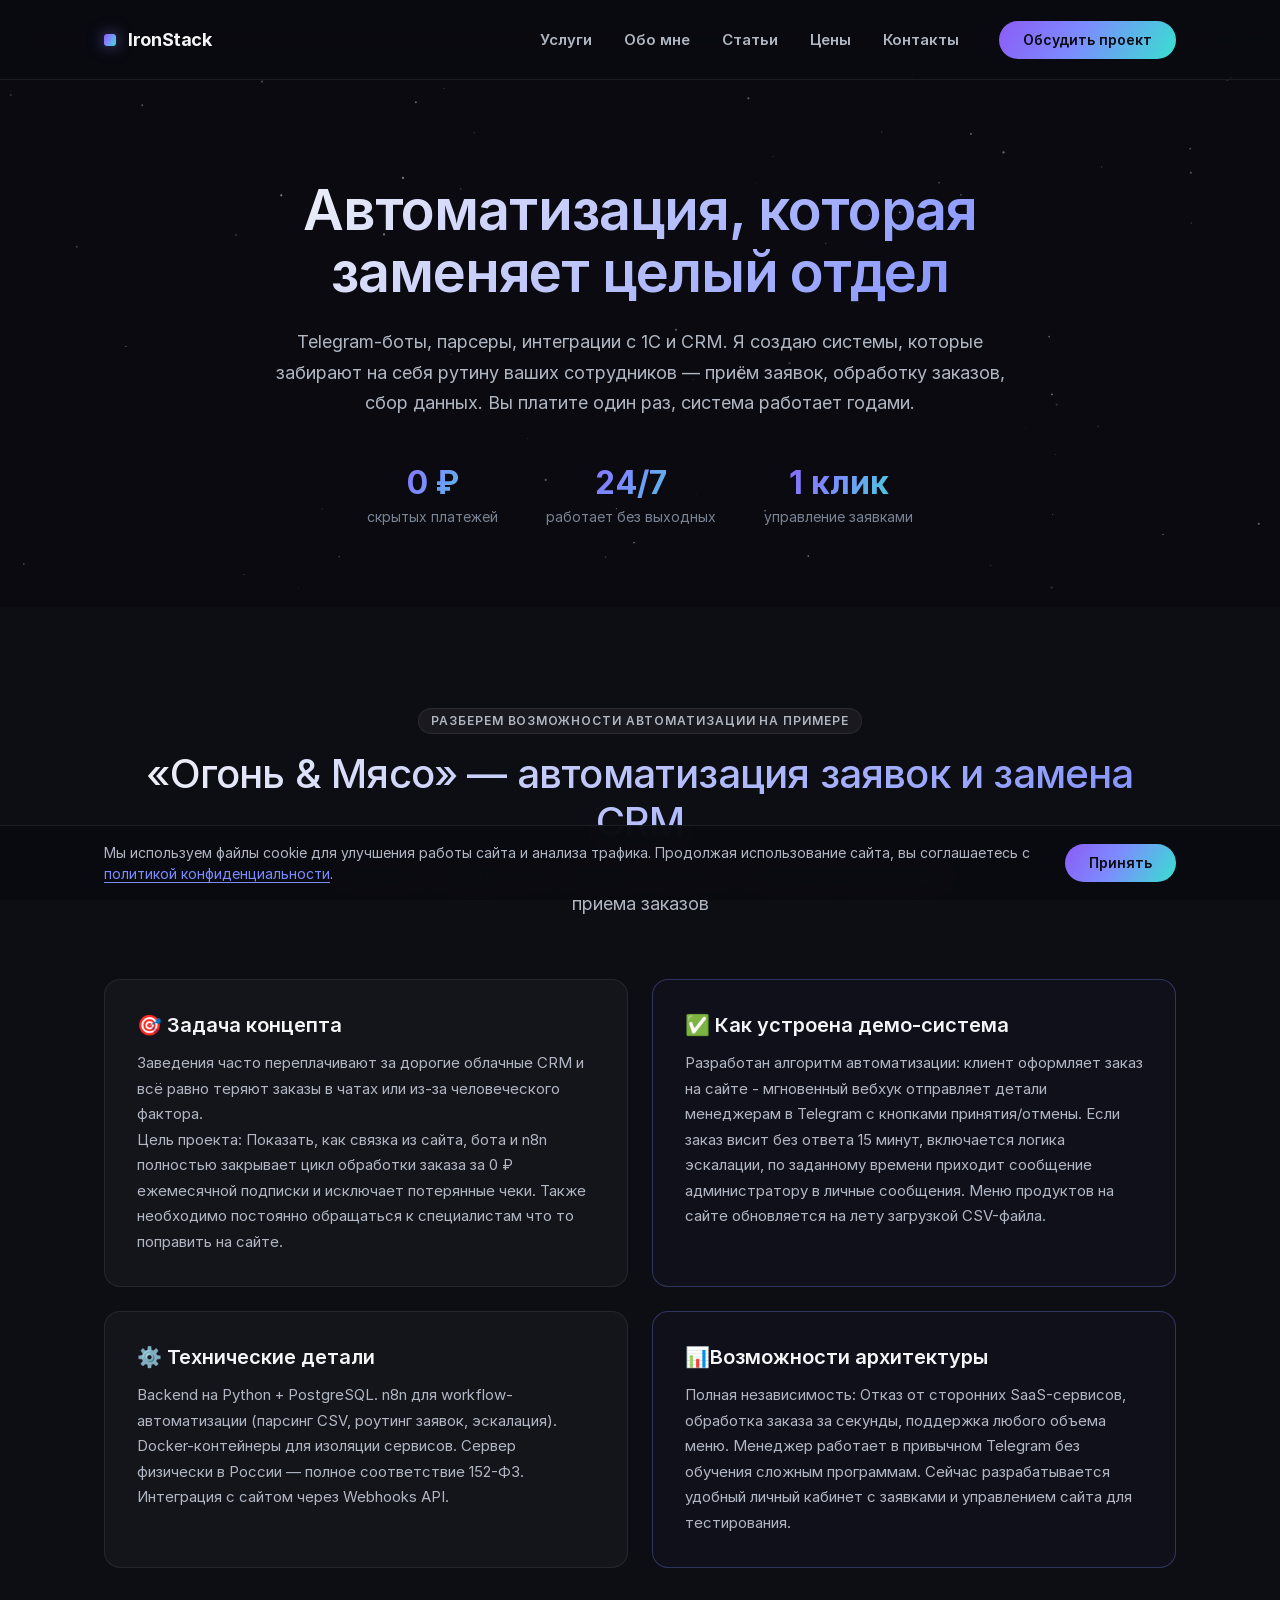
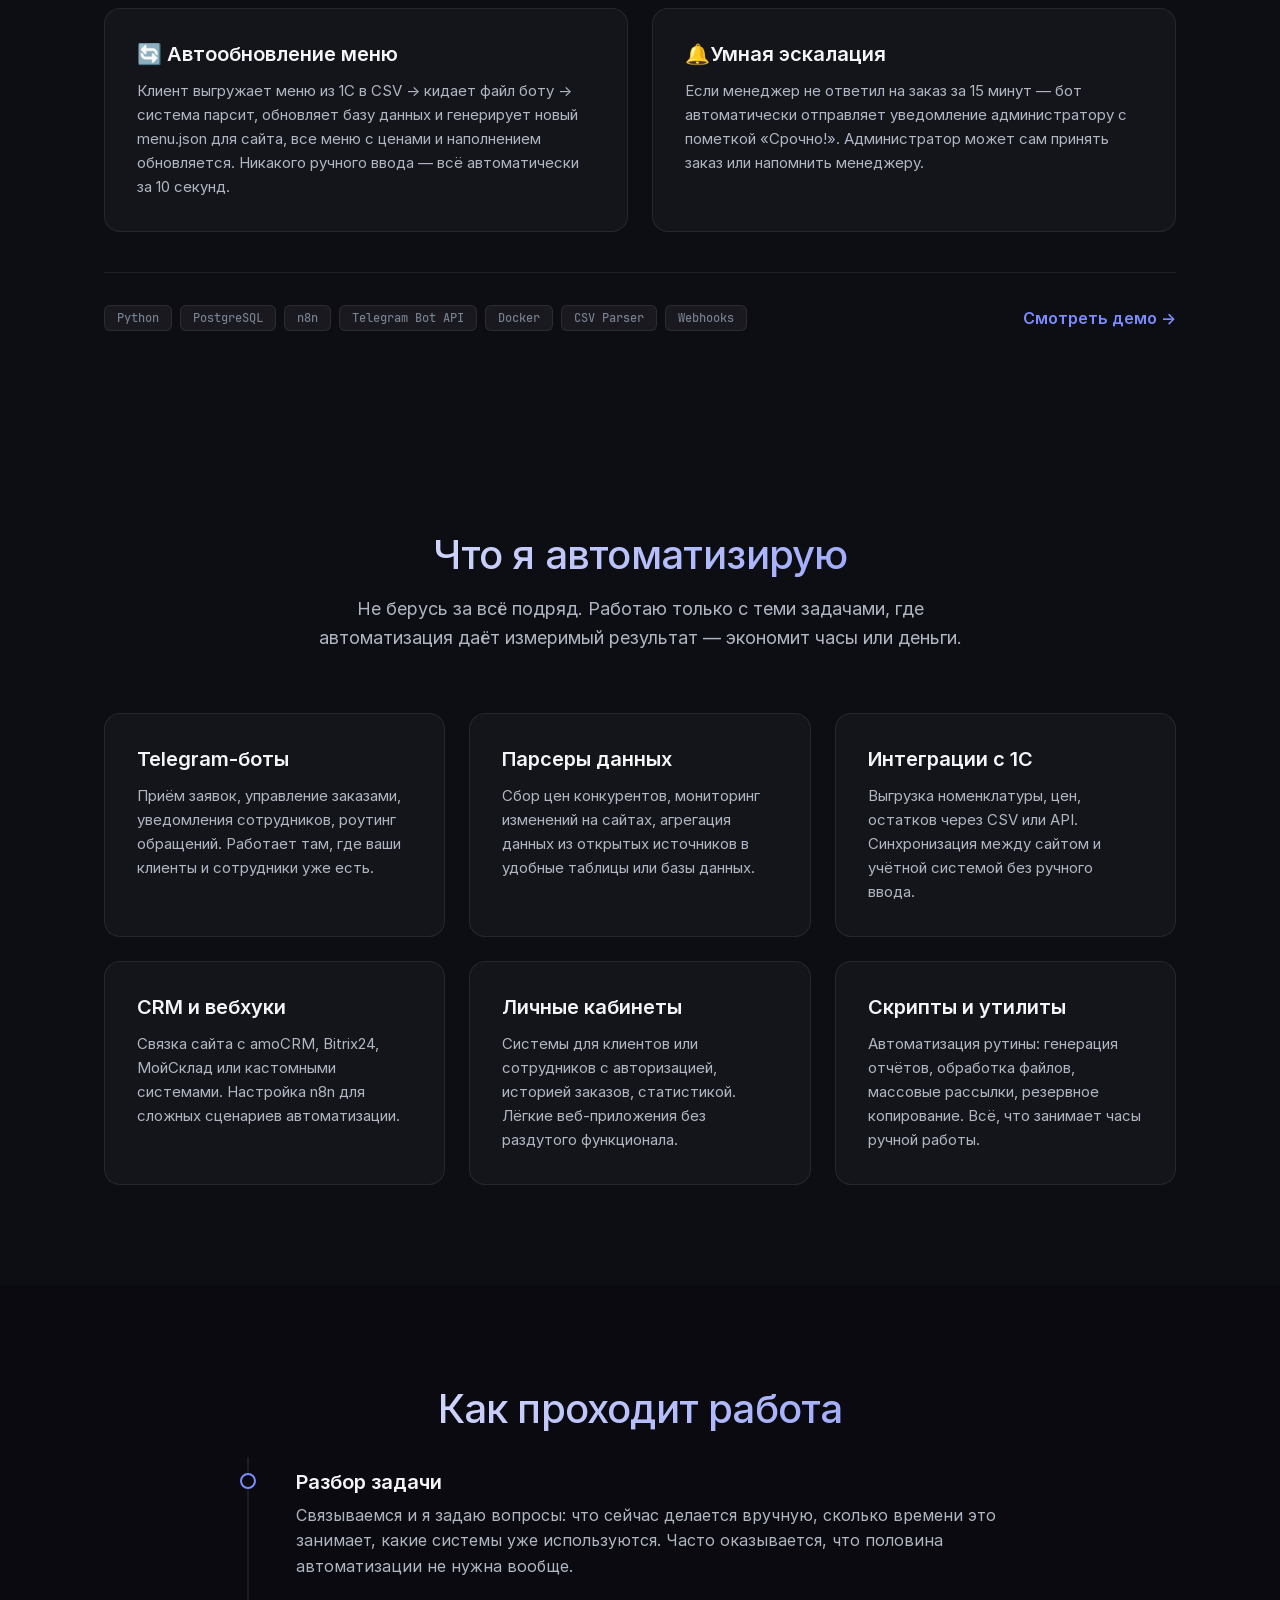
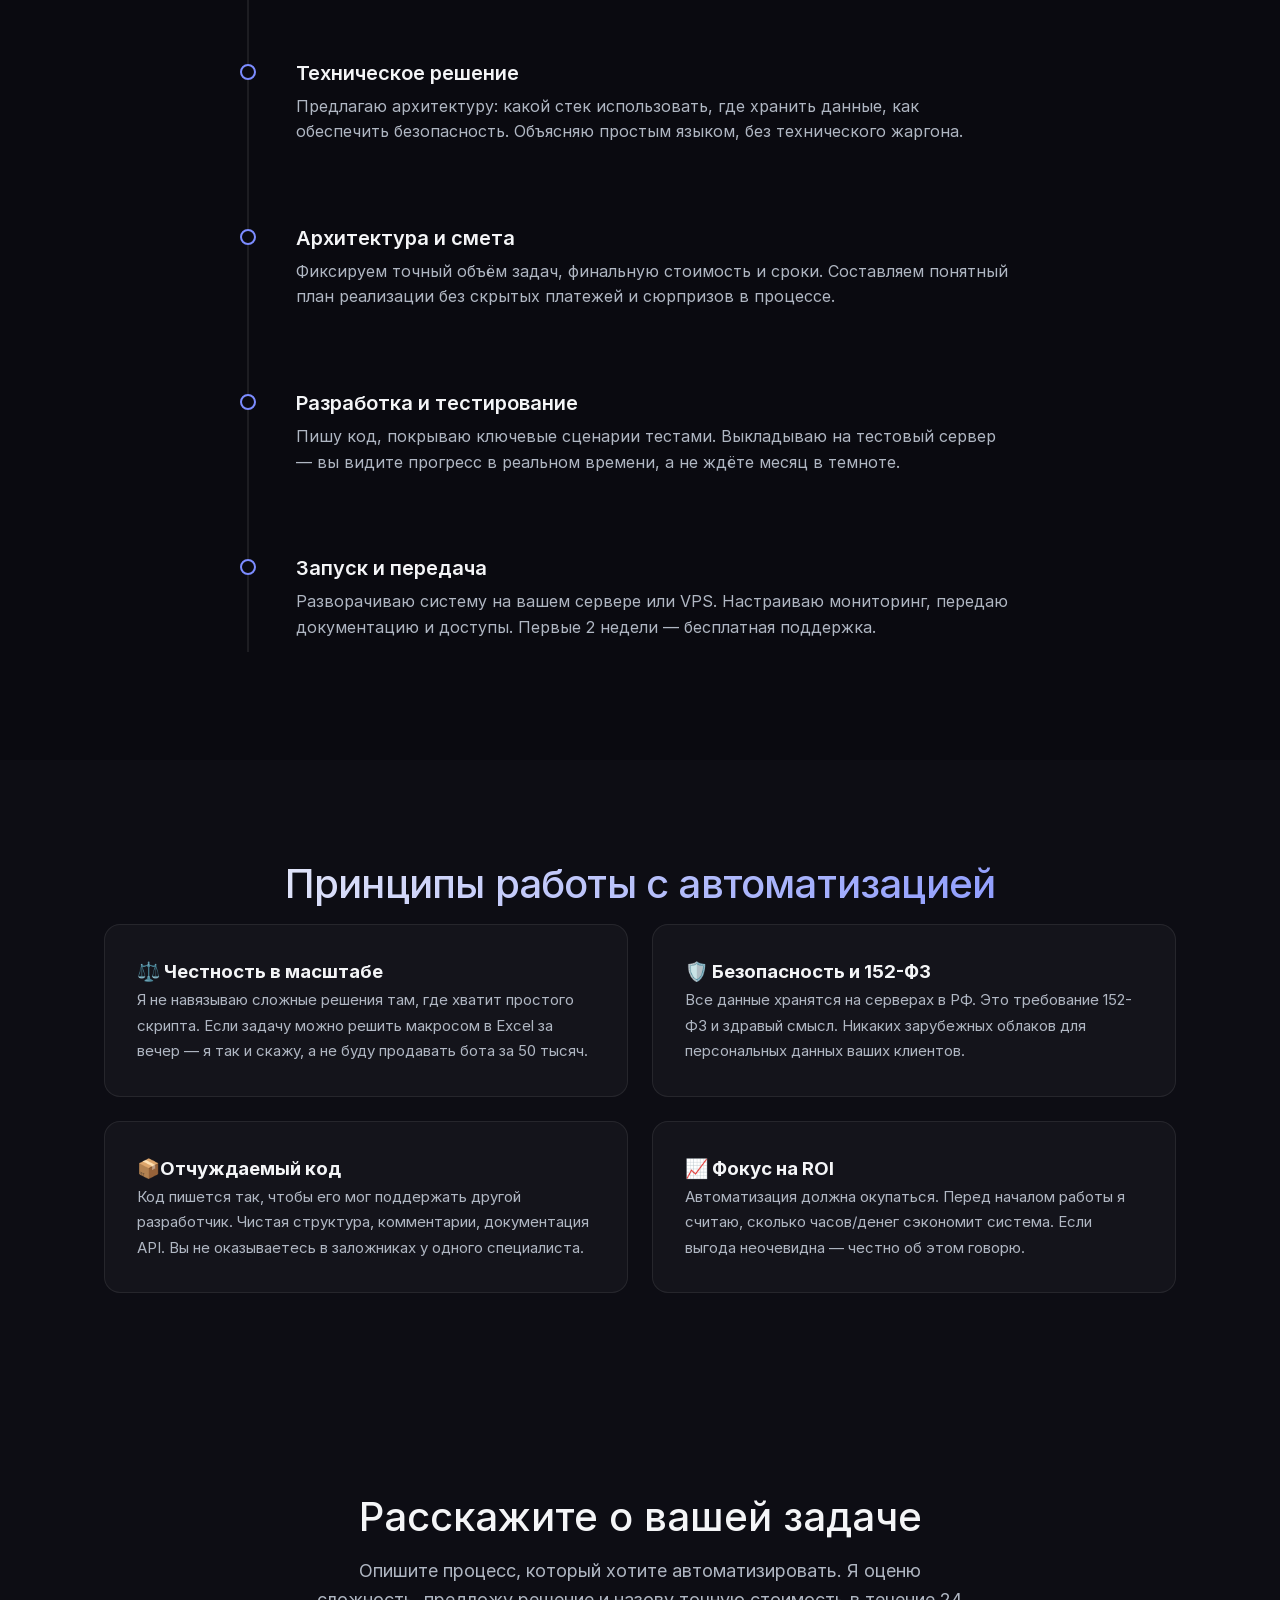
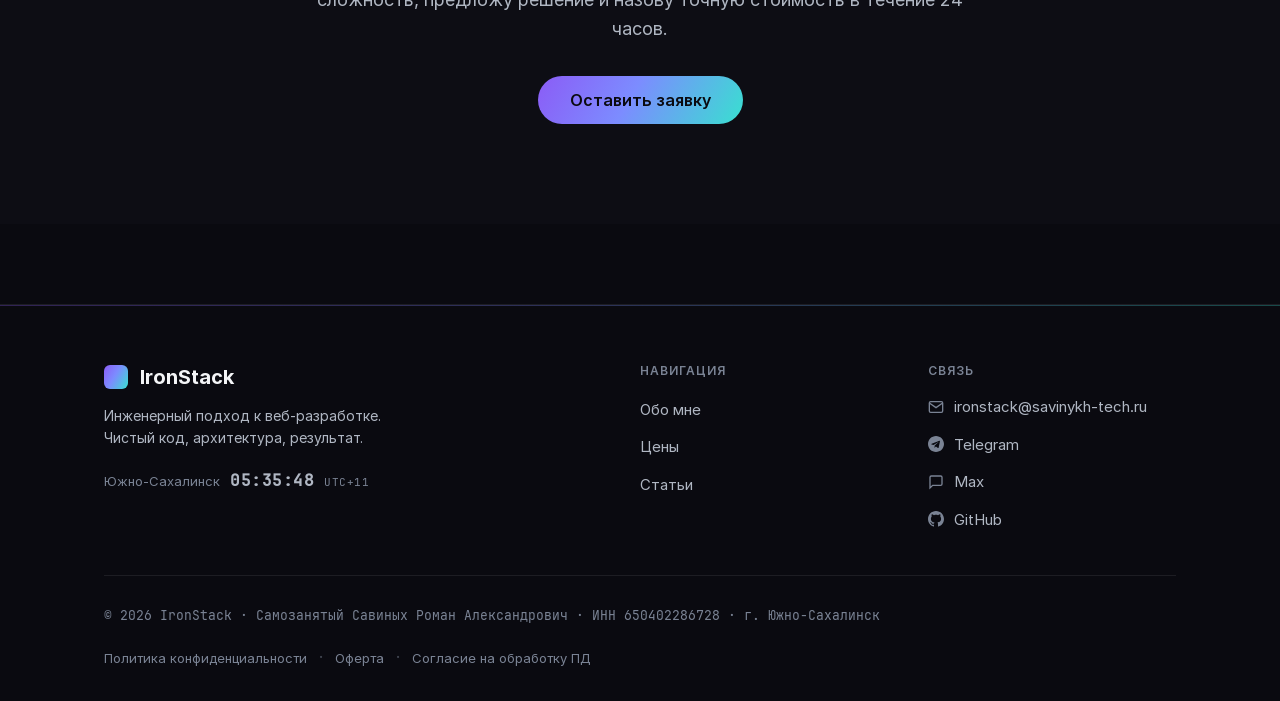
<file: automation.html>
<!doctype html>
<html lang="ru">
  <head>
    <meta charset="UTF-8" />
    <meta name="viewport" content="width=device-width, initial-scale=1" />
    <title>Автоматизация бизнеса — IronStack</title>
    <meta
      name="description"
      content="Telegram-боты, парсеры, интеграции с 1С и CRM. Автоматизирую рутинные процессы, которые съедают время ваших сотрудников. Чистый код, серверы в РФ."
    />
    <meta name="theme-color" content="#0A0A10" />
    <link rel="canonical" href="https://savinykh-tech.ru/automation.html" />

    <meta property="og:type" content="website" />
    <meta
      property="og:url"
      content="https://savinykh-tech.ru/automation.html"
    />
    <meta property="og:title" content="Автоматизация бизнеса — IronStack" />
    <meta
      property="og:description"
      content="Заменяю ручной труд и дорогие CRM на простые и надёжные системы. Telegram-боты, парсеры, интеграции."
    />
    <meta property="og:image" content="https://savinykh-tech.ru/og.jpg" />
    <meta property="og:site_name" content="IronStack" />

    <!-- Schema.org -->
    <script type="application/ld+json">
      {
        "@context": "https://schema.org",
        "@type": "ProfessionalService",
        "name": "IronStack — Автоматизация бизнеса",
        "description": "Разработка Telegram-ботов, парсеров данных и интеграций с 1С, CRM и другими системами.",
        "url": "https://savinykh-tech.ru/automation.html",
        "serviceType": "Business Automation",
        "areaServed": "RU"
      }
    </script>

    <link rel="icon" type="image/svg+xml" href="favicon.svg" />
    <link rel="stylesheet" href="css/variables.css" />
    <link rel="stylesheet" href="css/reset.css" />
    <link rel="stylesheet" href="css/base.css" />
    <link rel="stylesheet" href="css/header.css" />
    <link rel="stylesheet" href="css/footer.css" />
    <link rel="stylesheet" href="css/cosmos.css" />
    <link rel="stylesheet" href="css/home.css" />
    <link rel="stylesheet" href="css/automation.css" />
  </head>
  <body>
    <canvas id="cosmos-canvas" aria-hidden="true"></canvas>

    <header class="header">
      <div class="container header__inner">
        <a href="/" class="header__logo">
          <span class="header__logo-icon"></span>
          IronStack
        </a>

        <nav class="header__nav">
          <ul class="header__list">
            <li class="header__dropdown">
              <a href="#" class="header__link">Услуги </a>
              <ul class="header__dropdown-menu">
                <li>
                  <a href="web-dev.html" class="header__dropdown-link"
                    >Сайты под ключ</a
                  >
                </li>
                <li>
                  <a
                    href="automation.html"
                    class="header__dropdown-link header__link--active"
                    >Автоматизация бизнеса</a
                  >
                </li>
              </ul>
            </li>
            <li><a href="about.html" class="header__link">Обо мне</a></li>

            <li><a href="journal.html" class="header__link">Статьи</a></li>
            <li><a href="pricing.html" class="header__link">Цены</a></li>
            <li><a href="/#contact" class="header__link">Контакты</a></li>
          </ul>
          <a href="/#contact" class="header__cta">Обсудить проект</a>
        </nav>
      </div>
    </header>

    <main class="automation-page">
      <!-- Hero -->
      <section class="automation-hero">
        <div class="container">
          <h1>Автоматизация, которая<br />заменяет целый отдел</h1>
          <p class="automation-hero__text">
            Telegram-боты, парсеры, интеграции с 1С и CRM. Я создаю системы,
            которые забирают на себя рутину ваших сотрудников — приём заявок,
            обработку заказов, сбор данных. Вы платите один раз, система
            работает годами.
          </p>
          <div class="automation-hero__stats">
            <div class="stat-item">
              <span class="stat-item__number">0 ₽ </span>
              <span class="stat-item__label">скрытых платежей</span>
            </div>
            <div class="stat-item">
              <span class="stat-item__number">24/7</span>
              <span class="stat-item__label">работает без выходных</span>
            </div>
            <div class="stat-item">
              <span class="stat-item__number">1 клик</span>
              <span class="stat-item__label">управление заявками</span>
            </div>
          </div>
        </div>
      </section>

      <!-- Разбор кейса: Огонь & Мясо -->
      <section class="automation-section section--alt">
        <div class="container">
          <!-- Заголовок -->
          <div class="section-header">
            <span class="section-tag"
              >Разберем возможности автоматизации на примере</span
            >
            <h2 class="section-title">
              «Огонь & Мясо» — автоматизация заявок и замена CRM
            </h2>
            <p class="section-subtitle">
              FoodTech · Telegram-бот · Парсинг CSV из 1С · Полная автоматизация
              приема заказов
            </p>
          </div>

          <!-- Сетка блоков (как на странице веб-разработки) -->
          <div class="case-study__grid">
            <!-- Блок 1: Задача клиента -->
            <div class="case-block">
              <h3>🎯 Задача концепта</h3>
              <p>
                Заведения часто переплачивают за дорогие облачные CRM и всё
                равно теряют заказы в чатах или из-за человеческого фактора.<br />
                Цель проекта: Показать, как связка из сайта, бота и n8n
                полностью закрывает цикл обработки заказа за 0 ₽ ежемесячной
                подписки и исключает потерянные чеки. Также необходимо постоянно
                обращаться к специалистам что то поправить на сайте.
              </p>
            </div>

            <!-- Блок 2: Что мы сделали -->
            <div class="case-block case-block--highlight">
              <h3>✅ Как устроена демо-система</h3>
              <p>
                Разработан алгоритм автоматизации: клиент оформляет заказ на
                сайте - мгновенный вебхук отправляет детали менеджерам в
                Telegram с кнопками принятия/отмены. Если заказ висит без ответа
                15 минут, включается логика эскалации, по заданному времени
                приходит сообщение администратору в личные сообщения. Меню
                продуктов на сайте обновляется на лету загрузкой CSV-файла.
              </p>
            </div>

            <!-- Блок 3: Технические детали -->
            <div class="case-block">
              <h3>️⚙️ Технические детали</h3>
              <p>
                Backend на Python + PostgreSQL. n8n для workflow-автоматизации
                (парсинг CSV, роутинг заявок, эскалация). Docker-контейнеры для
                изоляции сервисов. Сервер физически в России — полное
                соответствие 152-ФЗ. Интеграция с сайтом через Webhooks API.
              </p>
            </div>

            <!-- Блок 4: Результат -->
            <div class="case-block case-block--highlight">
              <h3>📊Возможности архитектуры</h3>
              <p>
                Полная независимость: Отказ от сторонних SaaS-сервисов,
                обработка заказа за секунды, поддержка любого объема меню.
                Менеджер работает в привычном Telegram без обучения сложным
                программам. Сейчас разрабатывается удобный личный кабинет с
                заявками и управлением сайта для тестирования.
              </p>
            </div>
          </div>

          <!-- Дополнительные фичи -->
          <div class="features-grid">
            <div class="feature-card">
              <h3>🔄 Автообновление меню</h3>
              <p>
                Клиент выгружает меню из 1С в CSV → кидает файл боту → система
                парсит, обновляет базу данных и генерирует новый menu.json для
                сайта, все меню с ценами и наполнением обновляется. Никакого
                ручного ввода — всё автоматически за 10 секунд.
              </p>
            </div>

            <div class="feature-card">
              <h3>🔔Умная эскалация</h3>
              <p>
                Если менеджер не ответил на заказ за 15 минут — бот
                автоматически отправляет уведомление администратору с пометкой
                «Срочно!». Администратор может сам принять заказ или напомнить
                менеджеру.
              </p>
            </div>
          </div>

          <!-- Стек технологий -->
          <div class="case-study__footer">
            <div class="case-study__stack">
              <span>Python</span>
              <span>PostgreSQL</span>
              <span>n8n</span>
              <span>Telegram Bot API</span>
              <span>Docker</span>
              <span>CSV Parser</span>
              <span>Webhooks</span>
            </div>
            <a
              href="https://savinykh-tech.ru/pizza/"
              target="_blank"
              rel="noopener noreferrer"
              class="case-study__link"
            >
              Смотреть демо →
            </a>
          </div>
        </div>
      </section>

      <!-- What we automate -->
      <section class="automation-section section--alt">
        <div class="container">
          <h2 class="section-title">Что я автоматизирую</h2>
          <p class="section-subtitle">
            Не берусь за всё подряд. Работаю только с теми задачами, где
            автоматизация даёт измеримый результат — экономит часы или деньги.
          </p>
          <div class="automation-grid">
            <article class="automation-card">
              <h3>Telegram-боты</h3>
              <p>
                Приём заявок, управление заказами, уведомления сотрудников,
                роутинг обращений. Работает там, где ваши клиенты и сотрудники
                уже есть.
              </p>
            </article>
            <article class="automation-card">
              <h3>Парсеры данных</h3>
              <p>
                Сбор цен конкурентов, мониторинг изменений на сайтах, агрегация
                данных из открытых источников в удобные таблицы или базы данных.
              </p>
            </article>
            <article class="automation-card">
              <h3>Интеграции с 1С</h3>
              <p>
                Выгрузка номенклатуры, цен, остатков через CSV или API.
                Синхронизация между сайтом и учётной системой без ручного ввода.
              </p>
            </article>
            <article class="automation-card">
              <h3>CRM и вебхуки</h3>
              <p>
                Связка сайта с amoCRM, Bitrix24, МойСклад или кастомными
                системами. Настройка n8n для сложных сценариев автоматизации.
              </p>
            </article>
            <article class="automation-card">
              <h3>Личные кабинеты</h3>
              <p>
                Системы для клиентов или сотрудников с авторизацией, историей
                заказов, статистикой. Лёгкие веб-приложения без раздутого
                функционала.
              </p>
            </article>
            <article class="automation-card">
              <h3>Скрипты и утилиты</h3>
              <p>
                Автоматизация рутины: генерация отчётов, обработка файлов,
                массовые рассылки, резервное копирование. Всё, что занимает часы
                ручной работы.
              </p>
            </article>
          </div>
        </div>
      </section>

      <!-- How it works -->
      <section class="automation-section">
        <div class="container">
          <h2 class="section-title">Как проходит работа</h2>
          <div class="process-timeline">
            <div class="process-step">
              <div class="process-step__dot"></div>
              <div class="process-step__content">
                <h3>Разбор задачи</h3>
                <p>
                  Связываемся и я задаю вопросы: что сейчас делается вручную,
                  сколько времени это занимает, какие системы уже используются.
                  Часто оказывается, что половина автоматизации не нужна вообще.
                </p>
              </div>
            </div>
            <div class="process-step">
              <div class="process-step__dot"></div>
              <div class="process-step__content">
                <h3>Техническое решение</h3>
                <p>
                  Предлагаю архитектуру: какой стек использовать, где хранить
                  данные, как обеспечить безопасность. Объясняю простым языком,
                  без технического жаргона.
                </p>
              </div>
            </div>
            <div class="process-step">
              <div class="process-step__dot"></div>
              <div class="process-step__content">
                <h3>Архитектура и смета</h3>
                <p>
                  Фиксируем точный объём задач, финальную стоимость и сроки.
                  Составляем понятный план реализации без скрытых платежей и
                  сюрпризов в процессе.
                </p>
              </div>
            </div>
            <div class="process-step">
              <div class="process-step__dot"></div>
              <div class="process-step__content">
                <h3>Разработка и тестирование</h3>
                <p>
                  Пишу код, покрываю ключевые сценарии тестами. Выкладываю на
                  тестовый сервер — вы видите прогресс в реальном времени, а не
                  ждёте месяц в темноте.
                </p>
              </div>
            </div>
            <div class="process-step">
              <div class="process-step__dot"></div>
              <div class="process-step__content">
                <h3>Запуск и передача</h3>
                <p>
                  Разворачиваю систему на вашем сервере или VPS. Настраиваю
                  мониторинг, передаю документацию и доступы. Первые 2 недели —
                  бесплатная поддержка.
                </p>
              </div>
            </div>
          </div>
        </div>
      </section>

      <!-- Principles -->

      <section class="automation-section section--alt">
        <div class="container">
          <h2 class="section-title">Принципы работы с автоматизацией</h2>
          <div class="principles-grid">
            <div class="principle-card">
              <h3>⚖️ Честность в масштабе</h3>
              <p>
                Я не навязываю сложные решения там, где хватит простого скрипта.
                Если задачу можно решить макросом в Excel за вечер — я так и
                скажу, а не буду продавать бота за 50 тысяч.
              </p>
            </div>

            <div class="principle-card">
              <h3>🛡️ Безопасность и 152-ФЗ</h3>
              <p>
                Все данные хранятся на серверах в РФ. Это требование 152-ФЗ и
                здравый смысл. Никаких зарубежных облаков для персональных
                данных ваших клиентов.
              </p>
            </div>

            <div class="principle-card">
              <h3>📦Отчуждаемый код</h3>
              <p>
                Код пишется так, чтобы его мог поддержать другой разработчик.
                Чистая структура, комментарии, документация API. Вы не
                оказываетесь в заложниках у одного специалиста.
              </p>
            </div>

            <div class="principle-card">
              <h3>📈 Фокус на ROI</h3>
              <p>
                Автоматизация должна окупаться. Перед началом работы я считаю,
                сколько часов/денег сэкономит система. Если выгода неочевидна —
                честно об этом говорю.
              </p>
            </div>
          </div>
        </div>
      </section>

      <!-- CTA -->
      <section class="automation-cta section--alt">
        <div class="container">
          <h2>Расскажите о вашей задаче</h2>
          <p>
            Опишите процесс, который хотите автоматизировать. Я оценю сложность,
            предложу решение и назову точную стоимость в течение 24 часов.
          </p>
          <a href="/#contact" class="hero__cta">Оставить заявку</a>
        </div>
      </section>
    </main>

    <footer class="footer">
      <!-- Градиентная линия сверху -->
      <div class="footer__accent-line"></div>

      <div class="container">
        <div class="footer__grid">
          <!-- Колонка 1: Логотип, описание, часы -->
          <div class="footer__brand">
            <a href="/" class="footer__logo">
              <span class="footer__logo-icon"></span>
              IronStack
            </a>
            <p class="footer__tagline">
              Инженерный подход к веб-разработке.<br />
              Чистый код, архитектура, результат.
            </p>

            <div class="footer__location">
              <div class="footer__location-info">
                <span class="footer__location-city">Южно-Сахалинск</span>
                <span class="footer__location-time" id="sakhalin-time"
                  >--:--</span
                >
                <span class="footer__location-tz">UTC+11</span>
              </div>
            </div>
          </div>

          <!-- Колонка 2: Навигация -->
          <div class="footer__column">
            <h4 class="footer__column-title">Навигация</h4>
            <ul class="footer__list">
              <li><a href="about.html" class="footer__link">Обо мне</a></li>
              <li><a href="pricing.html" class="footer__link">Цены</a></li>
              <li><a href="journal.html" class="footer__link">Статьи</a></li>
            </ul>
          </div>

          <!-- Колонка 3: Связь -->
          <div class="footer__column">
            <h4 class="footer__column-title">Связь</h4>
            <ul class="footer__list">
              <li>
                <a
                  href="mailto:ironstack@savinykh-tech.ru"
                  class="footer__link footer__link--icon"
                >
                  <svg
                    class="footer__link-icon"
                    width="16"
                    height="16"
                    viewBox="0 0 24 24"
                    fill="none"
                    stroke="currentColor"
                    stroke-width="2"
                  >
                    <path
                      d="M4 4h16c1.1 0 2 .9 2 2v12c0 1.1-.9 2-2 2H4c-1.1 0-2-.9-2-2V6c0-1.1.9-2 2-2z"
                    ></path>
                    <polyline points="22,6 12,13 2,6"></polyline>
                  </svg>
                  ironstack@savinykh-tech.ru
                </a>
              </li>
              <li>
                <a
                  href="https://t.me/Sav_Roman"
                  target="_blank"
                  rel="noopener noreferrer"
                  class="footer__link footer__link--icon"
                >
                  <svg
                    class="footer__link-icon"
                    width="16"
                    height="16"
                    viewBox="0 0 24 24"
                    fill="currentColor"
                  >
                    <path
                      d="M12 0C5.373 0 0 5.373 0 12s5.373 12 12 12 12-5.373 12-12S18.627 0 12 0zm5.894 8.221l-1.97 9.28c-.145.658-.537.818-1.084.508l-3-2.21-1.446 1.394c-.14.18-.357.295-.6.295-.002 0-.003 0-.005 0l.213-3.054 5.56-5.022c.24-.213-.054-.334-.373-.121l-6.869 4.326-2.96-.924c-.64-.203-.658-.64.135-.954l11.566-4.458c.538-.196 1.006.128.832.94z"
                    />
                  </svg>
                  Telegram
                </a>
              </li>
              <li>
                <a
                  href="https://web.max.ru"
                  target="_blank"
                  rel="noopener noreferrer"
                  class="footer__link footer__link--icon"
                >
                  <svg
                    class="footer__link-icon"
                    width="16"
                    height="16"
                    viewBox="0 0 24 24"
                    fill="none"
                    stroke="currentColor"
                    stroke-width="2"
                  >
                    <path
                      d="M21 15a2 2 0 0 1-2 2H7l-4 4V5a2 2 0 0 1 2-2h14a2 2 0 0 1 2 2z"
                    ></path>
                  </svg>
                  Max
                </a>
              </li>
              <li>
                <a
                  href="https://github.com/твой_ник"
                  target="_blank"
                  rel="noopener noreferrer"
                  class="footer__link footer__link--icon"
                >
                  <svg
                    class="footer__link-icon"
                    width="16"
                    height="16"
                    viewBox="0 0 24 24"
                    fill="currentColor"
                  >
                    <path
                      d="M12 0c-6.626 0-12 5.373-12 12 0 5.302 3.438 9.8 8.207 11.387.599.111.793-.261.793-.577v-2.234c-3.338.726-4.033-1.416-4.033-1.416-.546-1.387-1.333-1.756-1.333-1.756-1.089-.745.083-.729.083-.729 1.205.084 1.839 1.237 1.839 1.237 1.07 1.834 2.807 1.304 3.492.997.107-.775.418-1.305.762-1.604-2.665-.305-5.467-1.334-5.467-5.931 0-1.311.469-2.381 1.236-3.221-.124-.303-.535-1.524.117-3.176 0 0 1.008-.322 3.301 1.23.957-.266 1.983-.399 3.003-.404 1.02.005 2.047.138 3.006.404 2.291-1.552 3.297-1.23 3.297-1.23.653 1.653.242 2.874.118 3.176.77.84 1.235 1.911 1.235 3.221 0 4.609-2.807 5.624-5.479 5.921.43.372.823 1.102.823 2.222v3.293c0 .319.192.694.801.576 4.765-1.589 8.199-6.086 8.199-11.386 0-6.627-5.373-12-12-12z"
                    />
                  </svg>
                  GitHub
                </a>
              </li>
            </ul>
          </div>
        </div>

        <!-- Разделитель -->
        <div class="footer__divider"></div>

        <!-- Нижняя строка: Копирайт и юридические ссылки -->
        <div class="footer__bottom">
          <div class="footer__copyright">
            © 2026 IronStack · Самозанятый Савиных Роман Александрович · ИНН
            650402286728 · г. Южно-Сахалинск
          </div>
          <div class="footer__legal">
            <a href="privacy-policy.html" class="footer__legal-link"
              >Политика конфиденциальности</a
            >
            <span class="footer__separator">·</span>
            <a href="oferta.html" class="footer__legal-link">Оферта</a>
            <span class="footer__separator">·</span>
            <a href="pd-consent.html" class="footer__legal-link"
              >Согласие на обработку ПД</a
            >
          </div>
        </div>
      </div>
    </footer>

    <script src="js/cosmos.js" defer></script>
    <script src="js/cookie-banner.js" defer></script>
    <script src="js/main.js" defer></script>
    <script src="js/footer.js" defer></script>
  </body>
</html>
</file>
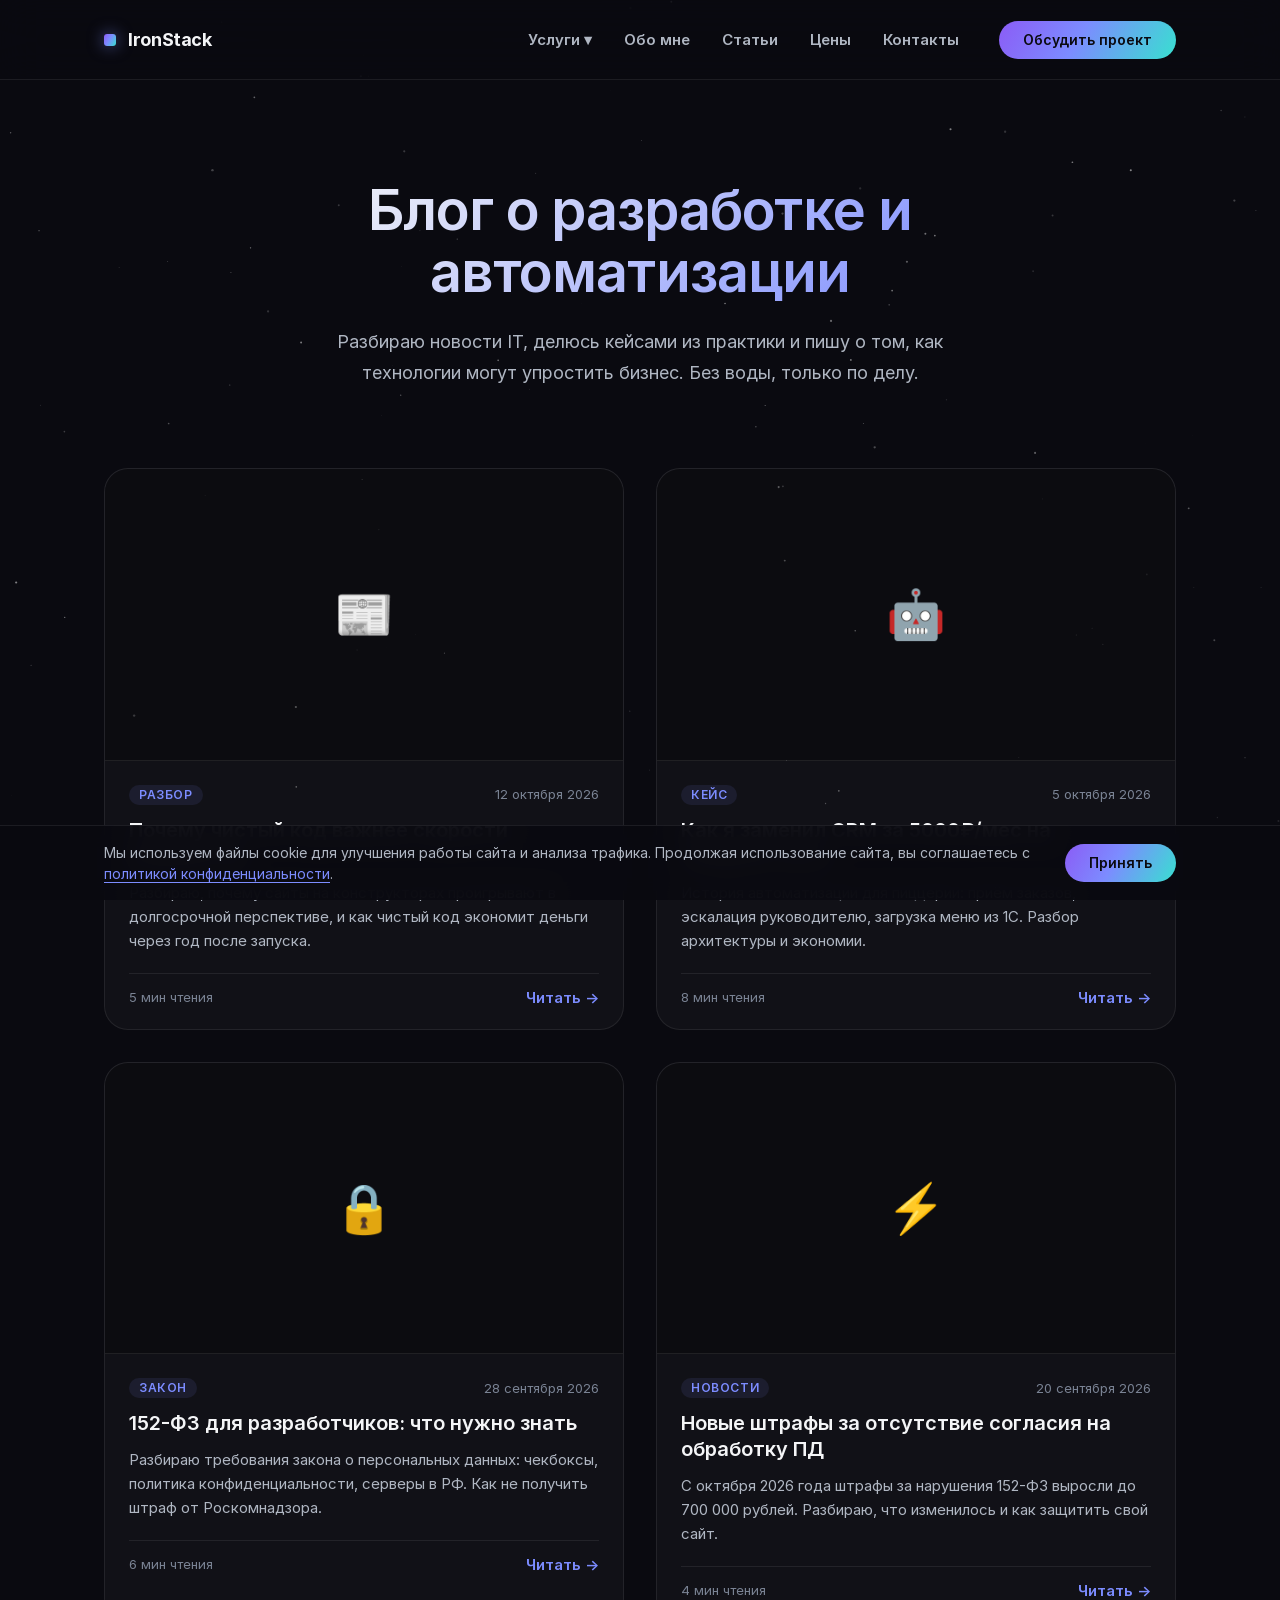
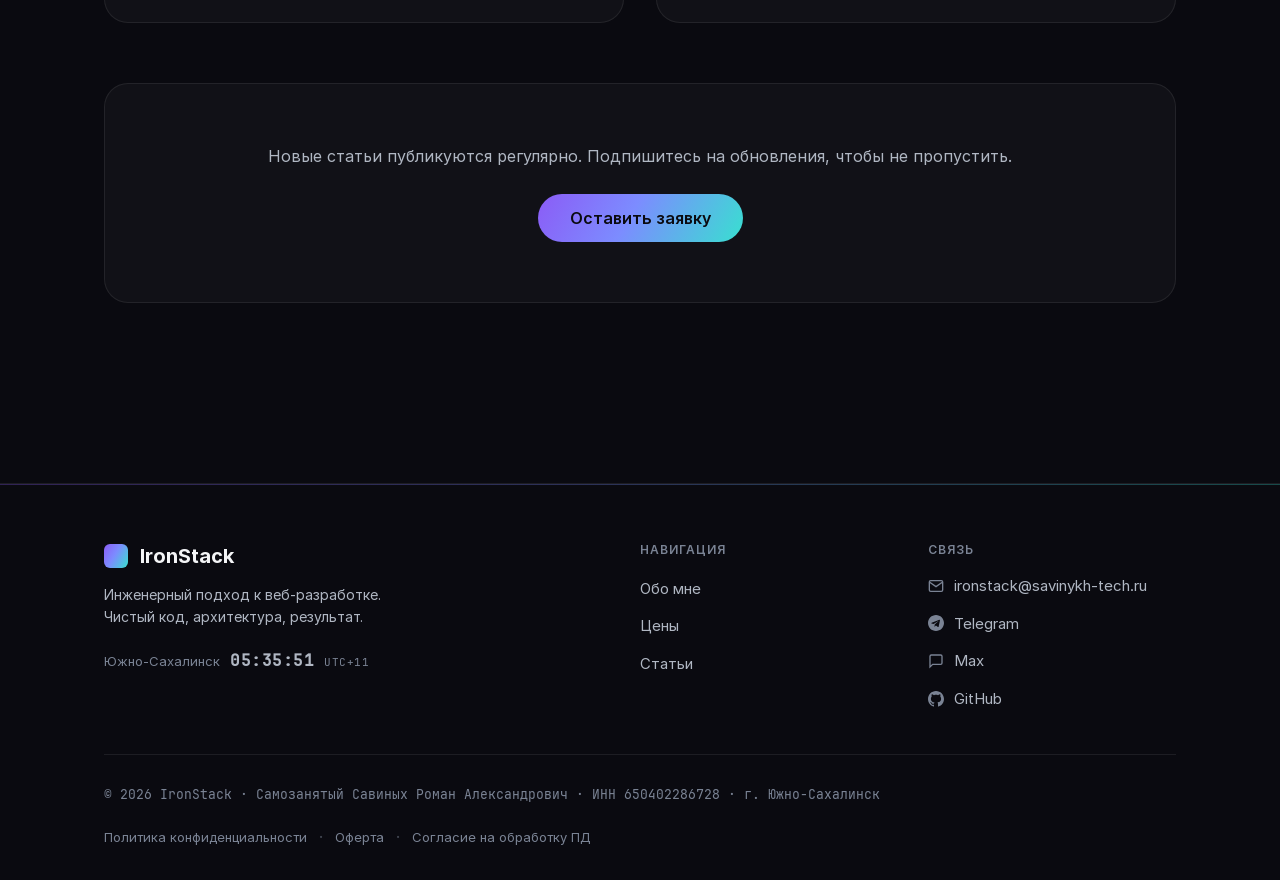
<file: journal.html>
<!doctype html>
<html lang="ru">
  <head>
    <meta charset="UTF-8" />
    <meta name="viewport" content="width=device-width, initial-scale=1" />
    <title>Статьи и новости IT — IronStack</title>
    <meta
      name="description"
      content="Блог о веб-разработке, автоматизации бизнеса и технологиях. Разборы новостей, кейсы, полезные советы."
    />
    <meta name="theme-color" content="#0A0A10" />
    <link rel="canonical" href="https://savinykh-tech.ru/journal.html" />

    <meta property="og:type" content="website" />
    <meta property="og:url" content="https://savinykh-tech.ru/journal.html" />
    <meta property="og:title" content="Статьи — IronStack" />
    <meta
      property="og:description"
      content="Разборы новостей IT, кейсы автоматизации, советы по разработке."
    />
    <meta property="og:image" content="https://savinykh-tech.ru/og.jpg" />
    <meta property="og:site_name" content="IronStack" />

    <link rel="icon" type="image/svg+xml" href="favicon.svg" />
    <link rel="stylesheet" href="css/variables.css" />
    <link rel="stylesheet" href="css/reset.css" />
    <link rel="stylesheet" href="css/base.css" />
    <link rel="stylesheet" href="css/header.css" />
    <link rel="stylesheet" href="css/footer.css" />
    <link rel="stylesheet" href="css/cosmos.css" />
    <link rel="stylesheet" href="css/home.css" />
    <link rel="stylesheet" href="css/journal.css" />
  </head>
  <body>
    <canvas id="cosmos-canvas" aria-hidden="true"></canvas>

    <header class="header">
      <div class="container header__inner">
        <a href="/" class="header__logo">
          <span class="header__logo-icon"></span>
          IronStack
        </a>

        <nav class="header__nav">
          <ul class="header__list">
            <li class="header__dropdown">
              <a href="#" class="header__link">Услуги ▾</a>
              <ul class="header__dropdown-menu">
                <li>
                  <a href="web-dev.html" class="header__dropdown-link"
                    >Сайты под ключ</a
                  >
                </li>
                <li>
                  <a href="automation.html" class="header__dropdown-link"
                    >Автоматизация бизнеса</a
                  >
                </li>
              </ul>
            </li>
            <li><a href="about.html" class="header__link">Обо мне</a></li>

            <li>
              <a href="journal.html" class="header__link header__link--active"
                >Статьи</a
              >
            </li>
            <li><a href="pricing.html" class="header__link">Цены</a></li>
            <li><a href="/#contact" class="header__link">Контакты</a></li>
          </ul>
          <a href="/#contact" class="header__cta">Обсудить проект</a>
        </nav>
      </div>
    </header>

    <main class="journal-page">
      <!-- Hero -->
      <section class="journal-hero">
        <div class="container">
          <h1>Блог о разработке и автоматизации</h1>
          <p class="journal-hero__text">
            Разбираю новости IT, делюсь кейсами из практики и пишу о том, как
            технологии могут упростить бизнес. Без воды, только по делу.
          </p>
        </div>
      </section>

      <!-- Articles Grid -->
      <section class="journal-section">
        <div class="container">
          <div class="articles-grid">
            <!-- Article 1 -->
            <article class="article-card">
              <div class="article-card__preview">
                <div class="article-card__placeholder">📰</div>
              </div>
              <div class="article-card__content">
                <div class="article-card__meta">
                  <span class="article-card__category">Разбор</span>
                  <span class="article-card__date">12 октября 2026</span>
                </div>
                <h3 class="article-card__title">
                  Почему чистый код важнее скорости разработки
                </h3>
                <p class="article-card__excerpt">
                  Разбираю, почему сайты на конструкторах проигрывают в
                  долгосрочной перспективе, и как чистый код экономит деньги
                  через год после запуска.
                </p>
                <div class="article-card__footer">
                  <span class="article-card__read-time">5 мин чтения</span>
                  <a href="#" class="article-card__link">Читать →</a>
                </div>
              </div>
            </article>

            <!-- Article 2 -->
            <article class="article-card">
              <div class="article-card__preview">
                <div class="article-card__placeholder">🤖</div>
              </div>
              <div class="article-card__content">
                <div class="article-card__meta">
                  <span class="article-card__category">Кейс</span>
                  <span class="article-card__date">5 октября 2026</span>
                </div>
                <h3 class="article-card__title">
                  Как я заменил CRM за 5000₽/мес на Telegram-бота
                </h3>
                <p class="article-card__excerpt">
                  История автоматизации для пиццерии: приём заказов, эскалация
                  руководителю, загрузка меню из 1С. Разбор архитектуры и
                  экономии.
                </p>
                <div class="article-card__footer">
                  <span class="article-card__read-time">8 мин чтения</span>
                  <a href="#" class="article-card__link">Читать →</a>
                </div>
              </div>
            </article>

            <!-- Article 3 -->
            <article class="article-card">
              <div class="article-card__preview">
                <div class="article-card__placeholder">🔒</div>
              </div>
              <div class="article-card__content">
                <div class="article-card__meta">
                  <span class="article-card__category">Закон</span>
                  <span class="article-card__date">28 сентября 2026</span>
                </div>
                <h3 class="article-card__title">
                  152-ФЗ для разработчиков: что нужно знать
                </h3>
                <p class="article-card__excerpt">
                  Разбираю требования закона о персональных данных: чекбоксы,
                  политика конфиденциальности, серверы в РФ. Как не получить
                  штраф от Роскомнадзора.
                </p>
                <div class="article-card__footer">
                  <span class="article-card__read-time">6 мин чтения</span>
                  <a href="#" class="article-card__link">Читать →</a>
                </div>
              </div>
            </article>

            <!-- Article 4 -->
            <article class="article-card">
              <div class="article-card__preview">
                <div class="article-card__placeholder">⚡</div>
              </div>
              <div class="article-card__content">
                <div class="article-card__meta">
                  <span class="article-card__category">Новости</span>
                  <span class="article-card__date">20 сентября 2026</span>
                </div>
                <h3 class="article-card__title">
                  Новые штрафы за отсутствие согласия на обработку ПД
                </h3>
                <p class="article-card__excerpt">
                  С октября 2026 года штрафы за нарушения 152-ФЗ выросли до 700
                  000 рублей. Разбираю, что изменилось и как защитить свой сайт.
                </p>
                <div class="article-card__footer">
                  <span class="article-card__read-time">4 мин чтения</span>
                  <a href="#" class="article-card__link">Читать →</a>
                </div>
              </div>
            </article>
          </div>

          <!-- Empty state (пока статей мало) -->
          <div class="journal-empty">
            <p>
              Новые статьи публикуются регулярно. Подпишитесь на обновления,
              чтобы не пропустить.
            </p>
            <a href="/#contact" class="hero__cta">Оставить заявку</a>
          </div>
        </div>
      </section>
    </main>

    <footer class="footer">
      <!-- Градиентная линия сверху -->
      <div class="footer__accent-line"></div>

      <div class="container">
        <div class="footer__grid">
          <!-- Колонка 1: Логотип, описание, часы -->
          <div class="footer__brand">
            <a href="/" class="footer__logo">
              <span class="footer__logo-icon"></span>
              IronStack
            </a>
            <p class="footer__tagline">
              Инженерный подход к веб-разработке.<br />
              Чистый код, архитектура, результат.
            </p>

            <div class="footer__location">
              <div class="footer__location-info">
                <span class="footer__location-city">Южно-Сахалинск</span>
                <span class="footer__location-time" id="sakhalin-time"
                  >--:--</span
                >
                <span class="footer__location-tz">UTC+11</span>
              </div>
            </div>
          </div>

          <!-- Колонка 2: Навигация -->
          <div class="footer__column">
            <h4 class="footer__column-title">Навигация</h4>
            <ul class="footer__list">
              <li><a href="about.html" class="footer__link">Обо мне</a></li>
              <li><a href="pricing.html" class="footer__link">Цены</a></li>
              <li><a href="journal.html" class="footer__link">Статьи</a></li>
            </ul>
          </div>

          <!-- Колонка 3: Связь -->
          <div class="footer__column">
            <h4 class="footer__column-title">Связь</h4>
            <ul class="footer__list">
              <li>
                <a
                  href="mailto:ironstack@savinykh-tech.ru"
                  class="footer__link footer__link--icon"
                >
                  <svg
                    class="footer__link-icon"
                    width="16"
                    height="16"
                    viewBox="0 0 24 24"
                    fill="none"
                    stroke="currentColor"
                    stroke-width="2"
                  >
                    <path
                      d="M4 4h16c1.1 0 2 .9 2 2v12c0 1.1-.9 2-2 2H4c-1.1 0-2-.9-2-2V6c0-1.1.9-2 2-2z"
                    ></path>
                    <polyline points="22,6 12,13 2,6"></polyline>
                  </svg>
                  ironstack@savinykh-tech.ru
                </a>
              </li>
              <li>
                <a
                  href="https://t.me/Sav_Roman"
                  target="_blank"
                  rel="noopener noreferrer"
                  class="footer__link footer__link--icon"
                >
                  <svg
                    class="footer__link-icon"
                    width="16"
                    height="16"
                    viewBox="0 0 24 24"
                    fill="currentColor"
                  >
                    <path
                      d="M12 0C5.373 0 0 5.373 0 12s5.373 12 12 12 12-5.373 12-12S18.627 0 12 0zm5.894 8.221l-1.97 9.28c-.145.658-.537.818-1.084.508l-3-2.21-1.446 1.394c-.14.18-.357.295-.6.295-.002 0-.003 0-.005 0l.213-3.054 5.56-5.022c.24-.213-.054-.334-.373-.121l-6.869 4.326-2.96-.924c-.64-.203-.658-.64.135-.954l11.566-4.458c.538-.196 1.006.128.832.94z"
                    />
                  </svg>
                  Telegram
                </a>
              </li>
              <li>
                <a
                  href="https://web.max.ru"
                  target="_blank"
                  rel="noopener noreferrer"
                  class="footer__link footer__link--icon"
                >
                  <svg
                    class="footer__link-icon"
                    width="16"
                    height="16"
                    viewBox="0 0 24 24"
                    fill="none"
                    stroke="currentColor"
                    stroke-width="2"
                  >
                    <path
                      d="M21 15a2 2 0 0 1-2 2H7l-4 4V5a2 2 0 0 1 2-2h14a2 2 0 0 1 2 2z"
                    ></path>
                  </svg>
                  Max
                </a>
              </li>
              <li>
                <a
                  href="https://github.com/твой_ник"
                  target="_blank"
                  rel="noopener noreferrer"
                  class="footer__link footer__link--icon"
                >
                  <svg
                    class="footer__link-icon"
                    width="16"
                    height="16"
                    viewBox="0 0 24 24"
                    fill="currentColor"
                  >
                    <path
                      d="M12 0c-6.626 0-12 5.373-12 12 0 5.302 3.438 9.8 8.207 11.387.599.111.793-.261.793-.577v-2.234c-3.338.726-4.033-1.416-4.033-1.416-.546-1.387-1.333-1.756-1.333-1.756-1.089-.745.083-.729.083-.729 1.205.084 1.839 1.237 1.839 1.237 1.07 1.834 2.807 1.304 3.492.997.107-.775.418-1.305.762-1.604-2.665-.305-5.467-1.334-5.467-5.931 0-1.311.469-2.381 1.236-3.221-.124-.303-.535-1.524.117-3.176 0 0 1.008-.322 3.301 1.23.957-.266 1.983-.399 3.003-.404 1.02.005 2.047.138 3.006.404 2.291-1.552 3.297-1.23 3.297-1.23.653 1.653.242 2.874.118 3.176.77.84 1.235 1.911 1.235 3.221 0 4.609-2.807 5.624-5.479 5.921.43.372.823 1.102.823 2.222v3.293c0 .319.192.694.801.576 4.765-1.589 8.199-6.086 8.199-11.386 0-6.627-5.373-12-12-12z"
                    />
                  </svg>
                  GitHub
                </a>
              </li>
            </ul>
          </div>
        </div>

        <!-- Разделитель -->
        <div class="footer__divider"></div>

        <!-- Нижняя строка: Копирайт и юридические ссылки -->
        <div class="footer__bottom">
          <div class="footer__copyright">
            © 2026 IronStack · Самозанятый Савиных Роман Александрович · ИНН
            650402286728 · г. Южно-Сахалинск
          </div>
          <div class="footer__legal">
            <a href="privacy-policy.html" class="footer__legal-link"
              >Политика конфиденциальности</a
            >
            <span class="footer__separator">·</span>
            <a href="oferta.html" class="footer__legal-link">Оферта</a>
            <span class="footer__separator">·</span>
            <a href="pd-consent.html" class="footer__legal-link"
              >Согласие на обработку ПД</a
            >
          </div>
        </div>
      </div>
    </footer>

    <script src="js/cosmos.js" defer></script>
    <script src="js/cookie-banner.js" defer></script>
    <script src="js/main.js" defer></script>
    <script src="js/footer.js" defer></script>
  </body>
</html>
</file>
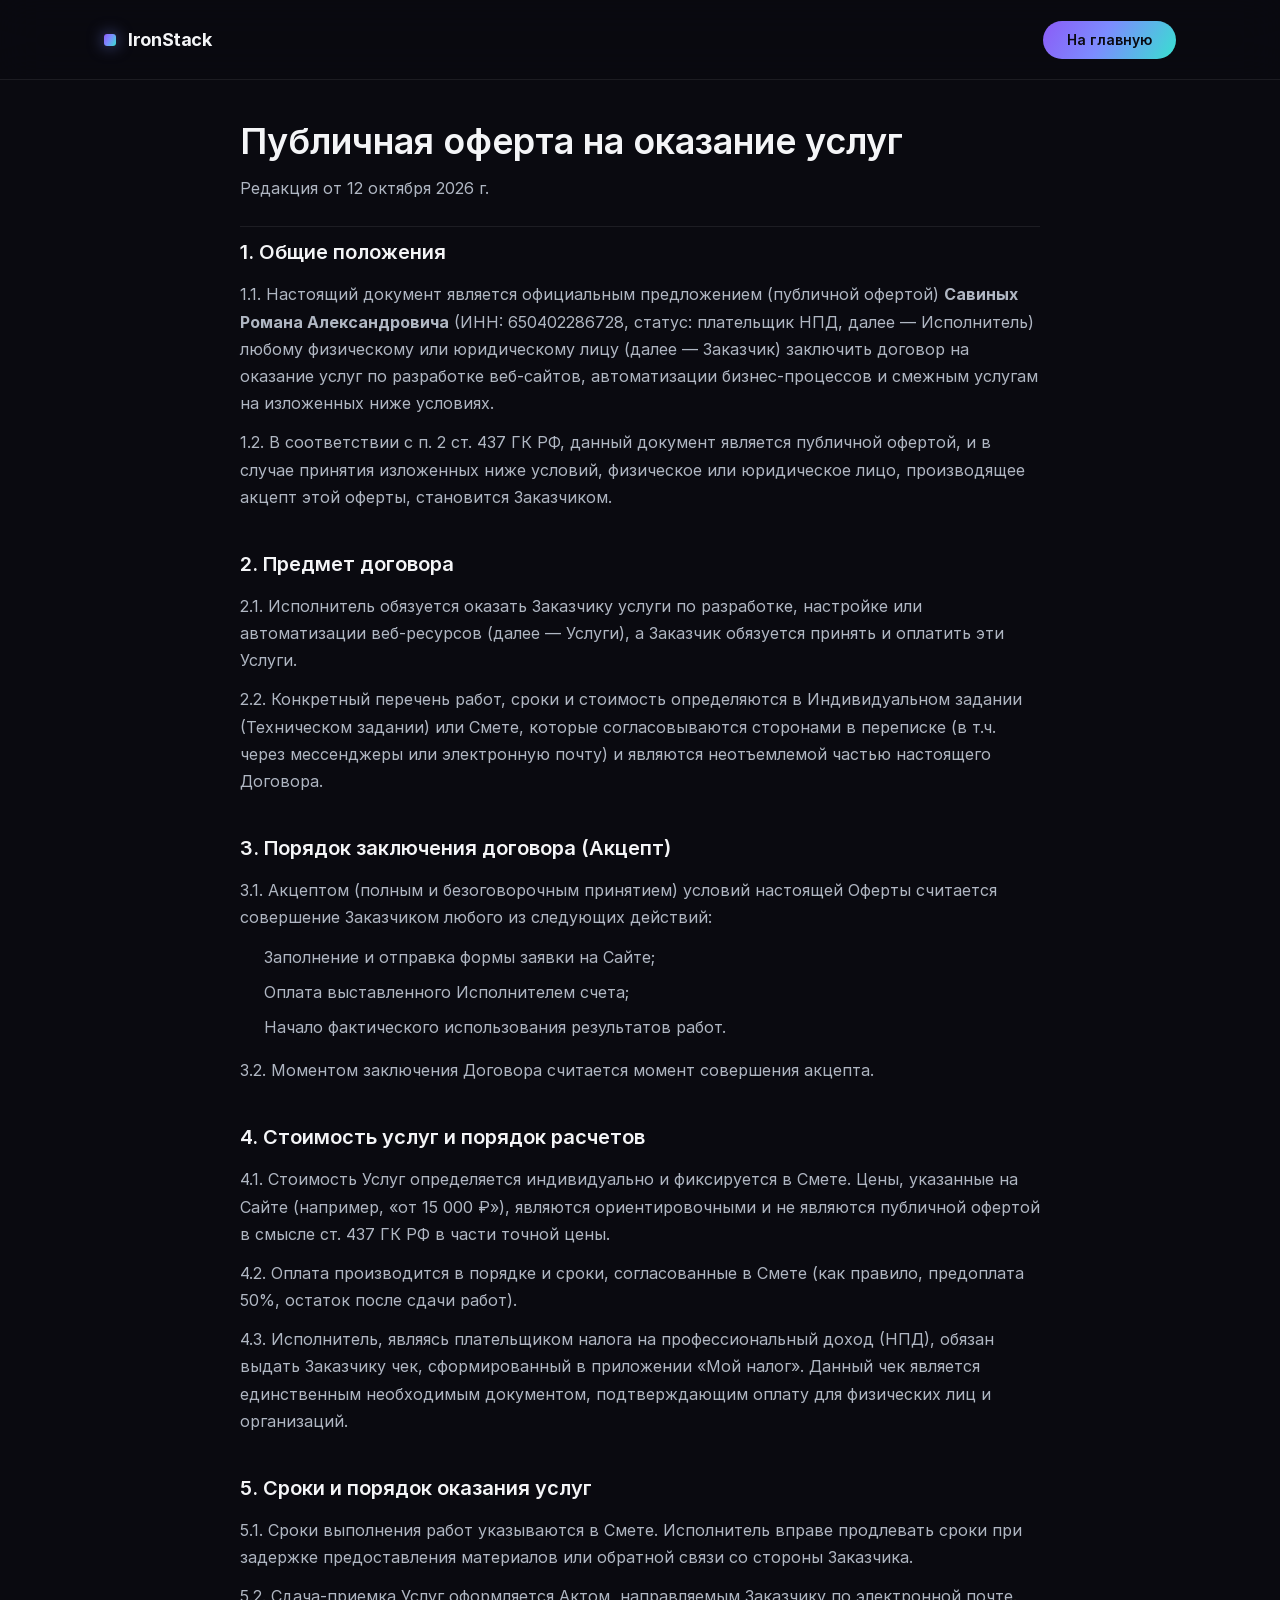
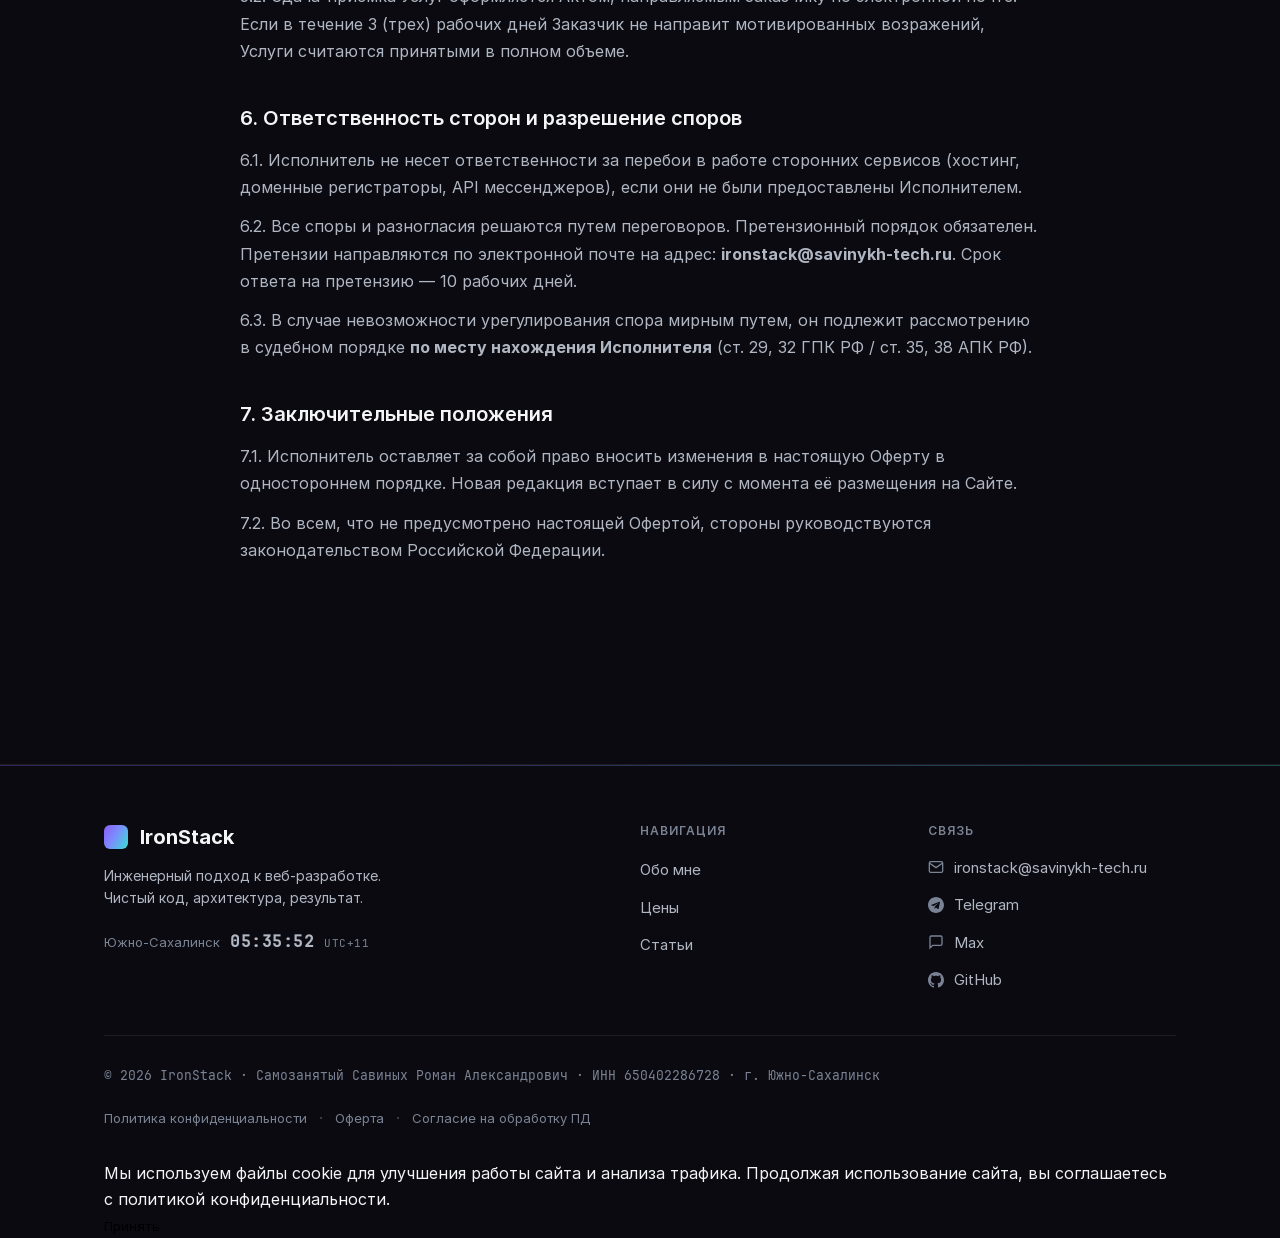
<file: oferta.html>
<!doctype html>
<html lang="ru">
  <head>
    <meta charset="UTF-8" />
    <meta name="viewport" content="width=device-width, initial-scale=1" />
    <title>Публичная оферта — IronStack</title>
    <link rel="stylesheet" href="css/variables.css" />
    <link rel="stylesheet" href="css/reset.css" />
    <link rel="stylesheet" href="css/base.css" />
    <link rel="stylesheet" href="css/header.css" />
    <link rel="stylesheet" href="css/footer.css" />
    <link rel="stylesheet" href="css/legal.css" />
  </head>
  <body>
    <header class="header">
      <div class="container header__inner">
        <a href="/" class="header__logo">
          <span class="header__logo-icon"></span>
          IronStack
        </a>
        <nav class="header__nav">
          <a href="/" class="header__cta">На главную</a>
        </nav>
      </div>
    </header>

    <main class="container legal-page">
      <h1>Публичная оферта на оказание услуг</h1>
      <p class="legal-date">Редакция от 12 октября 2026 г.</p>

      <section>
        <h2>1. Общие положения</h2>
        <p>
          1.1. Настоящий документ является официальным предложением (публичной
          офертой) <strong>Савиных Романа Александровича</strong> (ИНН:
          650402286728, статус: плательщик НПД, далее — Исполнитель) любому
          физическому или юридическому лицу (далее — Заказчик) заключить договор
          на оказание услуг по разработке веб-сайтов, автоматизации
          бизнес-процессов и смежным услугам на изложенных ниже условиях.
        </p>
        <p>
          1.2. В соответствии с п. 2 ст. 437 ГК РФ, данный документ является
          публичной офертой, и в случае принятия изложенных ниже условий,
          физическое или юридическое лицо, производящее акцепт этой оферты,
          становится Заказчиком.
        </p>
      </section>

      <section>
        <h2>2. Предмет договора</h2>
        <p>
          2.1. Исполнитель обязуется оказать Заказчику услуги по разработке,
          настройке или автоматизации веб-ресурсов (далее — Услуги), а Заказчик
          обязуется принять и оплатить эти Услуги.
        </p>
        <p>
          2.2. Конкретный перечень работ, сроки и стоимость определяются в
          Индивидуальном задании (Техническом задании) или Смете, которые
          согласовываются сторонами в переписке (в т.ч. через мессенджеры или
          электронную почту) и являются неотъемлемой частью настоящего Договора.
        </p>
      </section>

      <section>
        <h2>3. Порядок заключения договора (Акцепт)</h2>
        <p>
          3.1. Акцептом (полным и безоговорочным принятием) условий настоящей
          Оферты считается совершение Заказчиком любого из следующих действий:
        </p>
        <ul>
          <li>Заполнение и отправка формы заявки на Сайте;</li>
          <li>Оплата выставленного Исполнителем счета;</li>
          <li>Начало фактического использования результатов работ.</li>
        </ul>
        <p>
          3.2. Моментом заключения Договора считается момент совершения акцепта.
        </p>
      </section>

      <section>
        <h2>4. Стоимость услуг и порядок расчетов</h2>
        <p>
          4.1. Стоимость Услуг определяется индивидуально и фиксируется в Смете.
          Цены, указанные на Сайте (например, «от 15 000 ₽»), являются
          ориентировочными и не являются публичной офертой в смысле ст. 437 ГК
          РФ в части точной цены.
        </p>
        <p>
          4.2. Оплата производится в порядке и сроки, согласованные в Смете (как
          правило, предоплата 50%, остаток после сдачи работ).
        </p>
        <p>
          4.3. Исполнитель, являясь плательщиком налога на профессиональный
          доход (НПД), обязан выдать Заказчику чек, сформированный в приложении
          «Мой налог». Данный чек является единственным необходимым документом,
          подтверждающим оплату для физических лиц и организаций.
        </p>
      </section>

      <section>
        <h2>5. Сроки и порядок оказания услуг</h2>
        <p>
          5.1. Сроки выполнения работ указываются в Смете. Исполнитель вправе
          продлевать сроки при задержке предоставления материалов или обратной
          связи со стороны Заказчика.
        </p>
        <p>
          5.2. Сдача-приемка Услуг оформляется Актом, направляемым Заказчику по
          электронной почте. Если в течение 3 (трех) рабочих дней Заказчик не
          направит мотивированных возражений, Услуги считаются принятыми в
          полном объеме.
        </p>
      </section>

      <section>
        <h2>6. Ответственность сторон и разрешение споров</h2>
        <p>
          6.1. Исполнитель не несет ответственности за перебои в работе
          сторонних сервисов (хостинг, доменные регистраторы, API мессенджеров),
          если они не были предоставлены Исполнителем.
        </p>
        <p>
          6.2. Все споры и разногласия решаются путем переговоров. Претензионный
          порядок обязателен. Претензии направляются по электронной почте на
          адрес:
          <strong>ironstack@savinykh-tech.ru</strong>. Срок ответа на претензию
          — 10 рабочих дней.
        </p>
        <p>
          6.3. В случае невозможности урегулирования спора мирным путем, он
          подлежит рассмотрению в судебном порядке
          <strong>по месту нахождения Исполнителя</strong> (ст. 29, 32 ГПК РФ /
          ст. 35, 38 АПК РФ).
        </p>
      </section>

      <section>
        <h2>7. Заключительные положения</h2>
        <p>
          7.1. Исполнитель оставляет за собой право вносить изменения в
          настоящую Оферту в одностороннем порядке. Новая редакция вступает в
          силу с момента её размещения на Сайте.
        </p>
        <p>
          7.2. Во всем, что не предусмотрено настоящей Офертой, стороны
          руководствуются законодательством Российской Федерации.
        </p>
      </section>
    </main>
    <footer class="footer">
      <!-- Градиентная линия сверху -->
      <div class="footer__accent-line"></div>

      <div class="container">
        <div class="footer__grid">
          <!-- Колонка 1: Логотип, описание, часы -->
          <div class="footer__brand">
            <a href="/" class="footer__logo">
              <span class="footer__logo-icon"></span>
              IronStack
            </a>
            <p class="footer__tagline">
              Инженерный подход к веб-разработке.<br />
              Чистый код, архитектура, результат.
            </p>

            <div class="footer__location">
              <div class="footer__location-info">
                <span class="footer__location-city">Южно-Сахалинск</span>
                <span class="footer__location-time" id="sakhalin-time"
                  >--:--</span
                >
                <span class="footer__location-tz">UTC+11</span>
              </div>
            </div>
          </div>

          <!-- Колонка 2: Навигация -->
          <div class="footer__column">
            <h4 class="footer__column-title">Навигация</h4>
            <ul class="footer__list">
              <li><a href="about.html" class="footer__link">Обо мне</a></li>
              <li><a href="pricing.html" class="footer__link">Цены</a></li>
              <li><a href="journal.html" class="footer__link">Статьи</a></li>
            </ul>
          </div>

          <!-- Колонка 3: Связь -->
          <div class="footer__column">
            <h4 class="footer__column-title">Связь</h4>
            <ul class="footer__list">
              <li>
                <a
                  href="mailto:ironstack@savinykh-tech.ru"
                  class="footer__link footer__link--icon"
                >
                  <svg
                    class="footer__link-icon"
                    width="16"
                    height="16"
                    viewBox="0 0 24 24"
                    fill="none"
                    stroke="currentColor"
                    stroke-width="2"
                  >
                    <path
                      d="M4 4h16c1.1 0 2 .9 2 2v12c0 1.1-.9 2-2 2H4c-1.1 0-2-.9-2-2V6c0-1.1.9-2 2-2z"
                    ></path>
                    <polyline points="22,6 12,13 2,6"></polyline>
                  </svg>
                  ironstack@savinykh-tech.ru
                </a>
              </li>
              <li>
                <a
                  href="https://t.me/Sav_Roman"
                  target="_blank"
                  rel="noopener noreferrer"
                  class="footer__link footer__link--icon"
                >
                  <svg
                    class="footer__link-icon"
                    width="16"
                    height="16"
                    viewBox="0 0 24 24"
                    fill="currentColor"
                  >
                    <path
                      d="M12 0C5.373 0 0 5.373 0 12s5.373 12 12 12 12-5.373 12-12S18.627 0 12 0zm5.894 8.221l-1.97 9.28c-.145.658-.537.818-1.084.508l-3-2.21-1.446 1.394c-.14.18-.357.295-.6.295-.002 0-.003 0-.005 0l.213-3.054 5.56-5.022c.24-.213-.054-.334-.373-.121l-6.869 4.326-2.96-.924c-.64-.203-.658-.64.135-.954l11.566-4.458c.538-.196 1.006.128.832.94z"
                    />
                  </svg>
                  Telegram
                </a>
              </li>
              <li>
                <a
                  href="https://web.max.ru"
                  target="_blank"
                  rel="noopener noreferrer"
                  class="footer__link footer__link--icon"
                >
                  <svg
                    class="footer__link-icon"
                    width="16"
                    height="16"
                    viewBox="0 0 24 24"
                    fill="none"
                    stroke="currentColor"
                    stroke-width="2"
                  >
                    <path
                      d="M21 15a2 2 0 0 1-2 2H7l-4 4V5a2 2 0 0 1 2-2h14a2 2 0 0 1 2 2z"
                    ></path>
                  </svg>
                  Max
                </a>
              </li>
              <li>
                <a
                  href="https://github.com/твой_ник"
                  target="_blank"
                  rel="noopener noreferrer"
                  class="footer__link footer__link--icon"
                >
                  <svg
                    class="footer__link-icon"
                    width="16"
                    height="16"
                    viewBox="0 0 24 24"
                    fill="currentColor"
                  >
                    <path
                      d="M12 0c-6.626 0-12 5.373-12 12 0 5.302 3.438 9.8 8.207 11.387.599.111.793-.261.793-.577v-2.234c-3.338.726-4.033-1.416-4.033-1.416-.546-1.387-1.333-1.756-1.333-1.756-1.089-.745.083-.729.083-.729 1.205.084 1.839 1.237 1.839 1.237 1.07 1.834 2.807 1.304 3.492.997.107-.775.418-1.305.762-1.604-2.665-.305-5.467-1.334-5.467-5.931 0-1.311.469-2.381 1.236-3.221-.124-.303-.535-1.524.117-3.176 0 0 1.008-.322 3.301 1.23.957-.266 1.983-.399 3.003-.404 1.02.005 2.047.138 3.006.404 2.291-1.552 3.297-1.23 3.297-1.23.653 1.653.242 2.874.118 3.176.77.84 1.235 1.911 1.235 3.221 0 4.609-2.807 5.624-5.479 5.921.43.372.823 1.102.823 2.222v3.293c0 .319.192.694.801.576 4.765-1.589 8.199-6.086 8.199-11.386 0-6.627-5.373-12-12-12z"
                    />
                  </svg>
                  GitHub
                </a>
              </li>
            </ul>
          </div>
        </div>

        <!-- Разделитель -->
        <div class="footer__divider"></div>

        <!-- Нижняя строка: Копирайт и юридические ссылки -->
        <div class="footer__bottom">
          <div class="footer__copyright">
            © 2026 IronStack · Самозанятый Савиных Роман Александрович · ИНН
            650402286728 · г. Южно-Сахалинск
          </div>
          <div class="footer__legal">
            <a href="privacy-policy.html" class="footer__legal-link"
              >Политика конфиденциальности</a
            >
            <span class="footer__separator">·</span>
            <a href="oferta.html" class="footer__legal-link">Оферта</a>
            <span class="footer__separator">·</span>
            <a href="pd-consent.html" class="footer__legal-link"
              >Согласие на обработку ПД</a
            >
          </div>
        </div>
      </div>
    </footer>

    <script src="js/cosmos.js" defer></script>
    <script src="js/cookie-banner.js" defer></script>
    <script src="js/main.js" defer></script>
    <script src="js/footer.js" defer></script>
  </body>
</html>
</file>
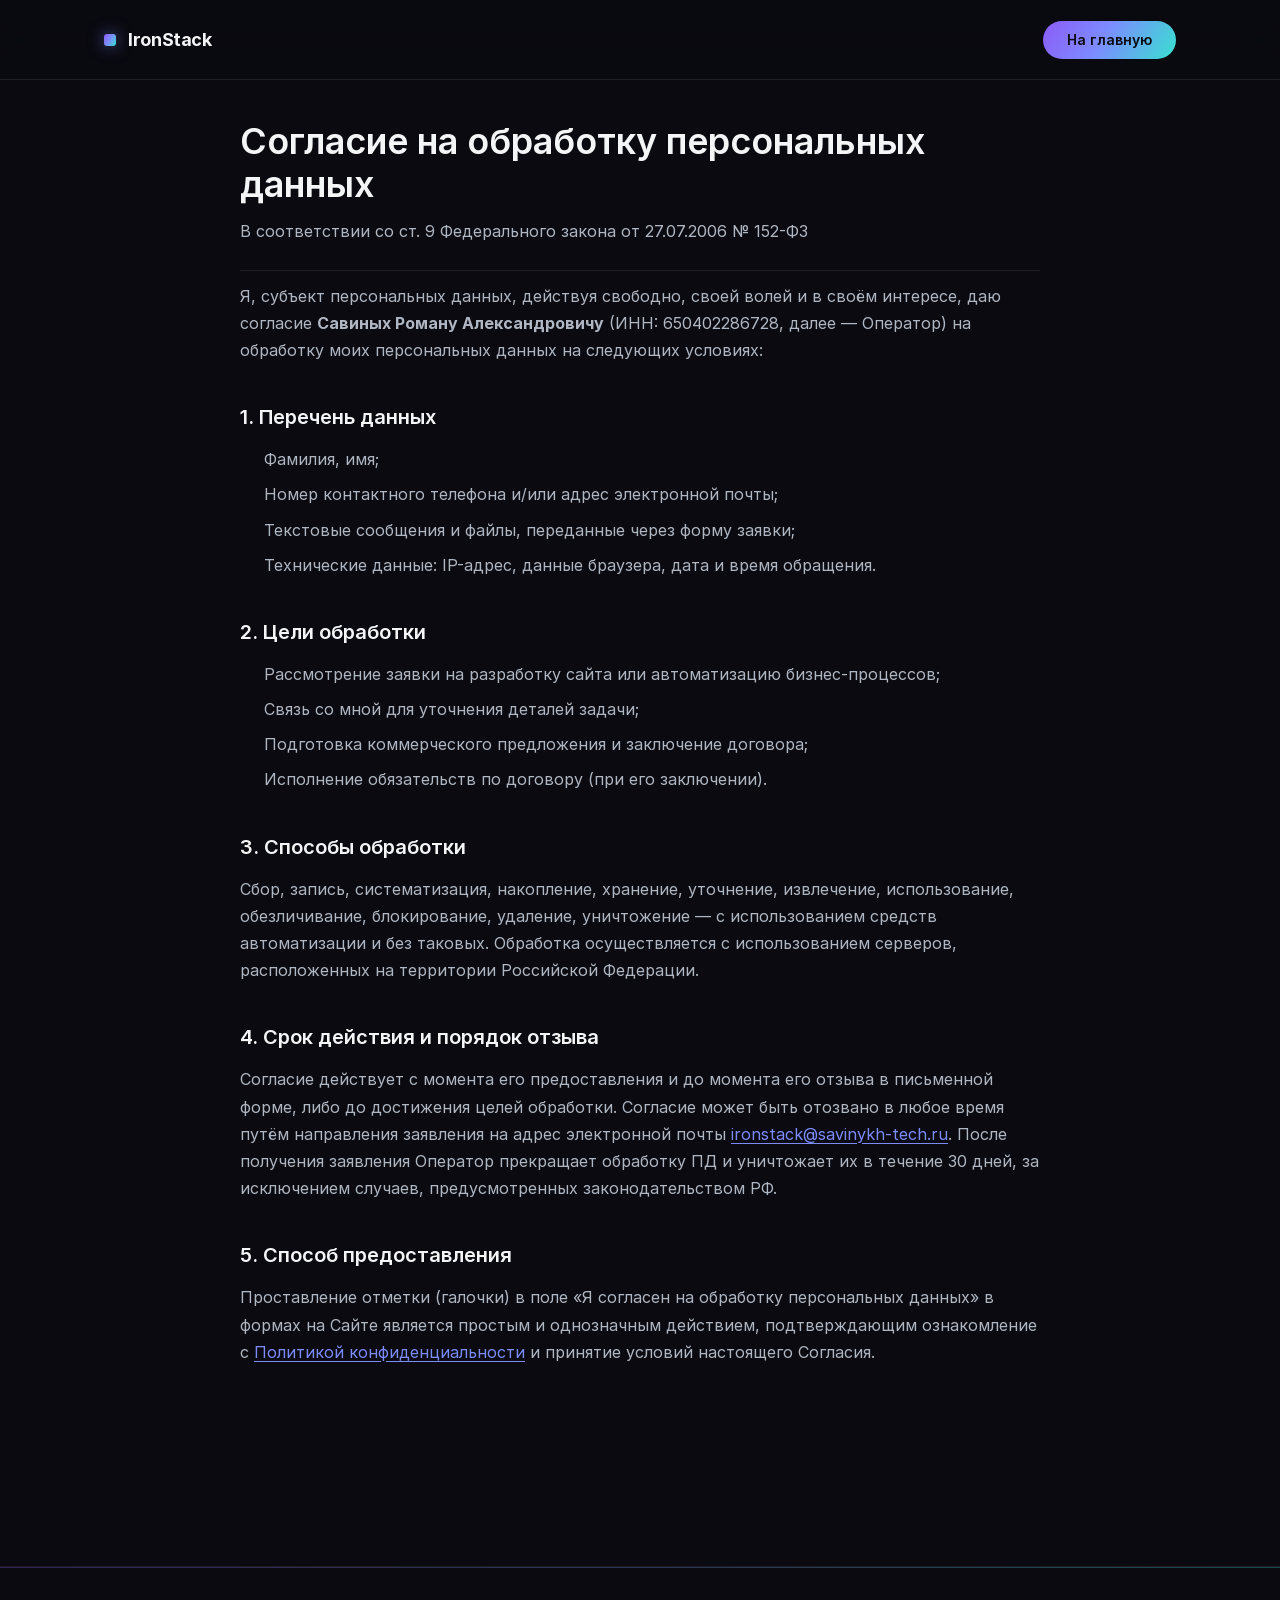
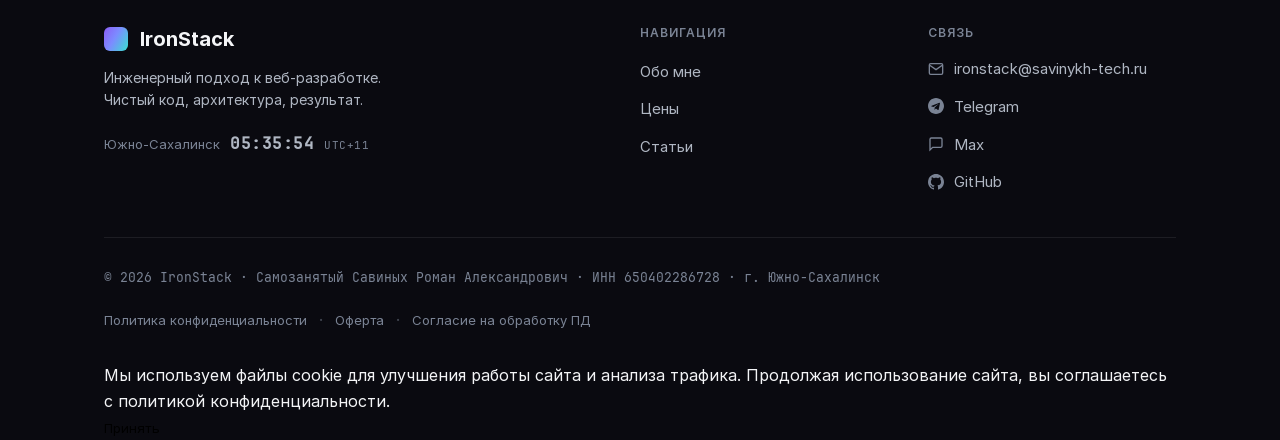
<file: pd-consent.html>
<!doctype html>
<html lang="ru">
  <head>
    <meta charset="UTF-8" />
    <meta name="viewport" content="width=device-width, initial-scale=1" />
    <title>Согласие на обработку ПД — IronStack</title>
    <link rel="stylesheet" href="css/variables.css" />
    <link rel="stylesheet" href="css/reset.css" />
    <link rel="stylesheet" href="css/base.css" />
    <link rel="stylesheet" href="css/header.css" />
    <link rel="stylesheet" href="css/footer.css" />
    <link rel="stylesheet" href="css/legal.css" />
  </head>
  <body>
    <header class="header">
      <div class="container header__inner">
        <a href="/" class="header__logo">
          <span class="header__logo-icon"></span>
          IronStack
        </a>
        <nav class="header__nav">
          <a href="/" class="header__cta">На главную</a>
        </nav>
      </div>
    </header>

    <main class="container legal-page">
      <h1>Согласие на обработку персональных данных</h1>
      <p class="legal-date">
        В соответствии со ст. 9 Федерального закона от 27.07.2006 № 152-ФЗ
      </p>

      <section>
        <p>
          Я, субъект персональных данных, действуя свободно, своей волей и в
          своём интересе, даю согласие
          <strong>Савиных Роману Александровичу</strong> (ИНН: 650402286728,
          далее — Оператор) на обработку моих персональных данных на следующих
          условиях:
        </p>
      </section>

      <section>
        <h2>1. Перечень данных</h2>
        <ul>
          <li>Фамилия, имя;</li>
          <li>Номер контактного телефона и/или адрес электронной почты;</li>
          <li>Текстовые сообщения и файлы, переданные через форму заявки;</li>
          <li>
            Технические данные: IP-адрес, данные браузера, дата и время
            обращения.
          </li>
        </ul>
      </section>

      <section>
        <h2>2. Цели обработки</h2>
        <ul>
          <li>
            Рассмотрение заявки на разработку сайта или автоматизацию
            бизнес-процессов;
          </li>
          <li>Связь со мной для уточнения деталей задачи;</li>
          <li>Подготовка коммерческого предложения и заключение договора;</li>
          <li>Исполнение обязательств по договору (при его заключении).</li>
        </ul>
      </section>

      <section>
        <h2>3. Способы обработки</h2>
        <p>
          Сбор, запись, систематизация, накопление, хранение, уточнение,
          извлечение, использование, обезличивание, блокирование, удаление,
          уничтожение — с использованием средств автоматизации и без таковых.
          Обработка осуществляется с использованием серверов, расположенных на
          территории Российской Федерации.
        </p>
      </section>

      <section>
        <h2>4. Срок действия и порядок отзыва</h2>
        <p>
          Согласие действует с момента его предоставления и до момента его
          отзыва в письменной форме, либо до достижения целей обработки.
          Согласие может быть отозвано в любое время путём направления заявления
          на адрес электронной почты
          <a href="mailto:ironstack@savinykh-tech.ru"
            >ironstack@savinykh-tech.ru</a
          >. После получения заявления Оператор прекращает обработку ПД и
          уничтожает их в течение 30 дней, за исключением случаев,
          предусмотренных законодательством РФ.
        </p>
      </section>

      <section>
        <h2>5. Способ предоставления</h2>
        <p>
          Проставление отметки (галочки) в поле «Я согласен на обработку
          персональных данных» в формах на Сайте является простым и однозначным
          действием, подтверждающим ознакомление с
          <a href="privacy-policy.html">Политикой конфиденциальности</a> и
          принятие условий настоящего Согласия.
        </p>
      </section>
    </main>

    <footer class="footer">
      <!-- Градиентная линия сверху -->
      <div class="footer__accent-line"></div>

      <div class="container">
        <div class="footer__grid">
          <!-- Колонка 1: Логотип, описание, часы -->
          <div class="footer__brand">
            <a href="/" class="footer__logo">
              <span class="footer__logo-icon"></span>
              IronStack
            </a>
            <p class="footer__tagline">
              Инженерный подход к веб-разработке.<br />
              Чистый код, архитектура, результат.
            </p>

            <div class="footer__location">
              <div class="footer__location-info">
                <span class="footer__location-city">Южно-Сахалинск</span>
                <span class="footer__location-time" id="sakhalin-time"
                  >--:--</span
                >
                <span class="footer__location-tz">UTC+11</span>
              </div>
            </div>
          </div>

          <!-- Колонка 2: Навигация -->
          <div class="footer__column">
            <h4 class="footer__column-title">Навигация</h4>
            <ul class="footer__list">
              <li><a href="about.html" class="footer__link">Обо мне</a></li>
              <li><a href="pricing.html" class="footer__link">Цены</a></li>
              <li><a href="journal.html" class="footer__link">Статьи</a></li>
            </ul>
          </div>

          <!-- Колонка 3: Связь -->
          <div class="footer__column">
            <h4 class="footer__column-title">Связь</h4>
            <ul class="footer__list">
              <li>
                <a
                  href="mailto:ironstack@savinykh-tech.ru"
                  class="footer__link footer__link--icon"
                >
                  <svg
                    class="footer__link-icon"
                    width="16"
                    height="16"
                    viewBox="0 0 24 24"
                    fill="none"
                    stroke="currentColor"
                    stroke-width="2"
                  >
                    <path
                      d="M4 4h16c1.1 0 2 .9 2 2v12c0 1.1-.9 2-2 2H4c-1.1 0-2-.9-2-2V6c0-1.1.9-2 2-2z"
                    ></path>
                    <polyline points="22,6 12,13 2,6"></polyline>
                  </svg>
                  ironstack@savinykh-tech.ru
                </a>
              </li>
              <li>
                <a
                  href="https://t.me/Sav_Roman"
                  target="_blank"
                  rel="noopener noreferrer"
                  class="footer__link footer__link--icon"
                >
                  <svg
                    class="footer__link-icon"
                    width="16"
                    height="16"
                    viewBox="0 0 24 24"
                    fill="currentColor"
                  >
                    <path
                      d="M12 0C5.373 0 0 5.373 0 12s5.373 12 12 12 12-5.373 12-12S18.627 0 12 0zm5.894 8.221l-1.97 9.28c-.145.658-.537.818-1.084.508l-3-2.21-1.446 1.394c-.14.18-.357.295-.6.295-.002 0-.003 0-.005 0l.213-3.054 5.56-5.022c.24-.213-.054-.334-.373-.121l-6.869 4.326-2.96-.924c-.64-.203-.658-.64.135-.954l11.566-4.458c.538-.196 1.006.128.832.94z"
                    />
                  </svg>
                  Telegram
                </a>
              </li>
              <li>
                <a
                  href="https://web.max.ru"
                  target="_blank"
                  rel="noopener noreferrer"
                  class="footer__link footer__link--icon"
                >
                  <svg
                    class="footer__link-icon"
                    width="16"
                    height="16"
                    viewBox="0 0 24 24"
                    fill="none"
                    stroke="currentColor"
                    stroke-width="2"
                  >
                    <path
                      d="M21 15a2 2 0 0 1-2 2H7l-4 4V5a2 2 0 0 1 2-2h14a2 2 0 0 1 2 2z"
                    ></path>
                  </svg>
                  Max
                </a>
              </li>
              <li>
                <a
                  href="https://github.com/твой_ник"
                  target="_blank"
                  rel="noopener noreferrer"
                  class="footer__link footer__link--icon"
                >
                  <svg
                    class="footer__link-icon"
                    width="16"
                    height="16"
                    viewBox="0 0 24 24"
                    fill="currentColor"
                  >
                    <path
                      d="M12 0c-6.626 0-12 5.373-12 12 0 5.302 3.438 9.8 8.207 11.387.599.111.793-.261.793-.577v-2.234c-3.338.726-4.033-1.416-4.033-1.416-.546-1.387-1.333-1.756-1.333-1.756-1.089-.745.083-.729.083-.729 1.205.084 1.839 1.237 1.839 1.237 1.07 1.834 2.807 1.304 3.492.997.107-.775.418-1.305.762-1.604-2.665-.305-5.467-1.334-5.467-5.931 0-1.311.469-2.381 1.236-3.221-.124-.303-.535-1.524.117-3.176 0 0 1.008-.322 3.301 1.23.957-.266 1.983-.399 3.003-.404 1.02.005 2.047.138 3.006.404 2.291-1.552 3.297-1.23 3.297-1.23.653 1.653.242 2.874.118 3.176.77.84 1.235 1.911 1.235 3.221 0 4.609-2.807 5.624-5.479 5.921.43.372.823 1.102.823 2.222v3.293c0 .319.192.694.801.576 4.765-1.589 8.199-6.086 8.199-11.386 0-6.627-5.373-12-12-12z"
                    />
                  </svg>
                  GitHub
                </a>
              </li>
            </ul>
          </div>
        </div>

        <!-- Разделитель -->
        <div class="footer__divider"></div>

        <!-- Нижняя строка: Копирайт и юридические ссылки -->
        <div class="footer__bottom">
          <div class="footer__copyright">
            © 2026 IronStack · Самозанятый Савиных Роман Александрович · ИНН
            650402286728 · г. Южно-Сахалинск
          </div>
          <div class="footer__legal">
            <a href="privacy-policy.html" class="footer__legal-link"
              >Политика конфиденциальности</a
            >
            <span class="footer__separator">·</span>
            <a href="oferta.html" class="footer__legal-link">Оферта</a>
            <span class="footer__separator">·</span>
            <a href="pd-consent.html" class="footer__legal-link"
              >Согласие на обработку ПД</a
            >
          </div>
        </div>
      </div>
    </footer>

    <script src="js/cosmos.js" defer></script>
    <script src="js/cookie-banner.js" defer></script>
    <script src="js/main.js" defer></script>
    <script src="js/footer.js" defer></script>
  </body>
</html>
</file>
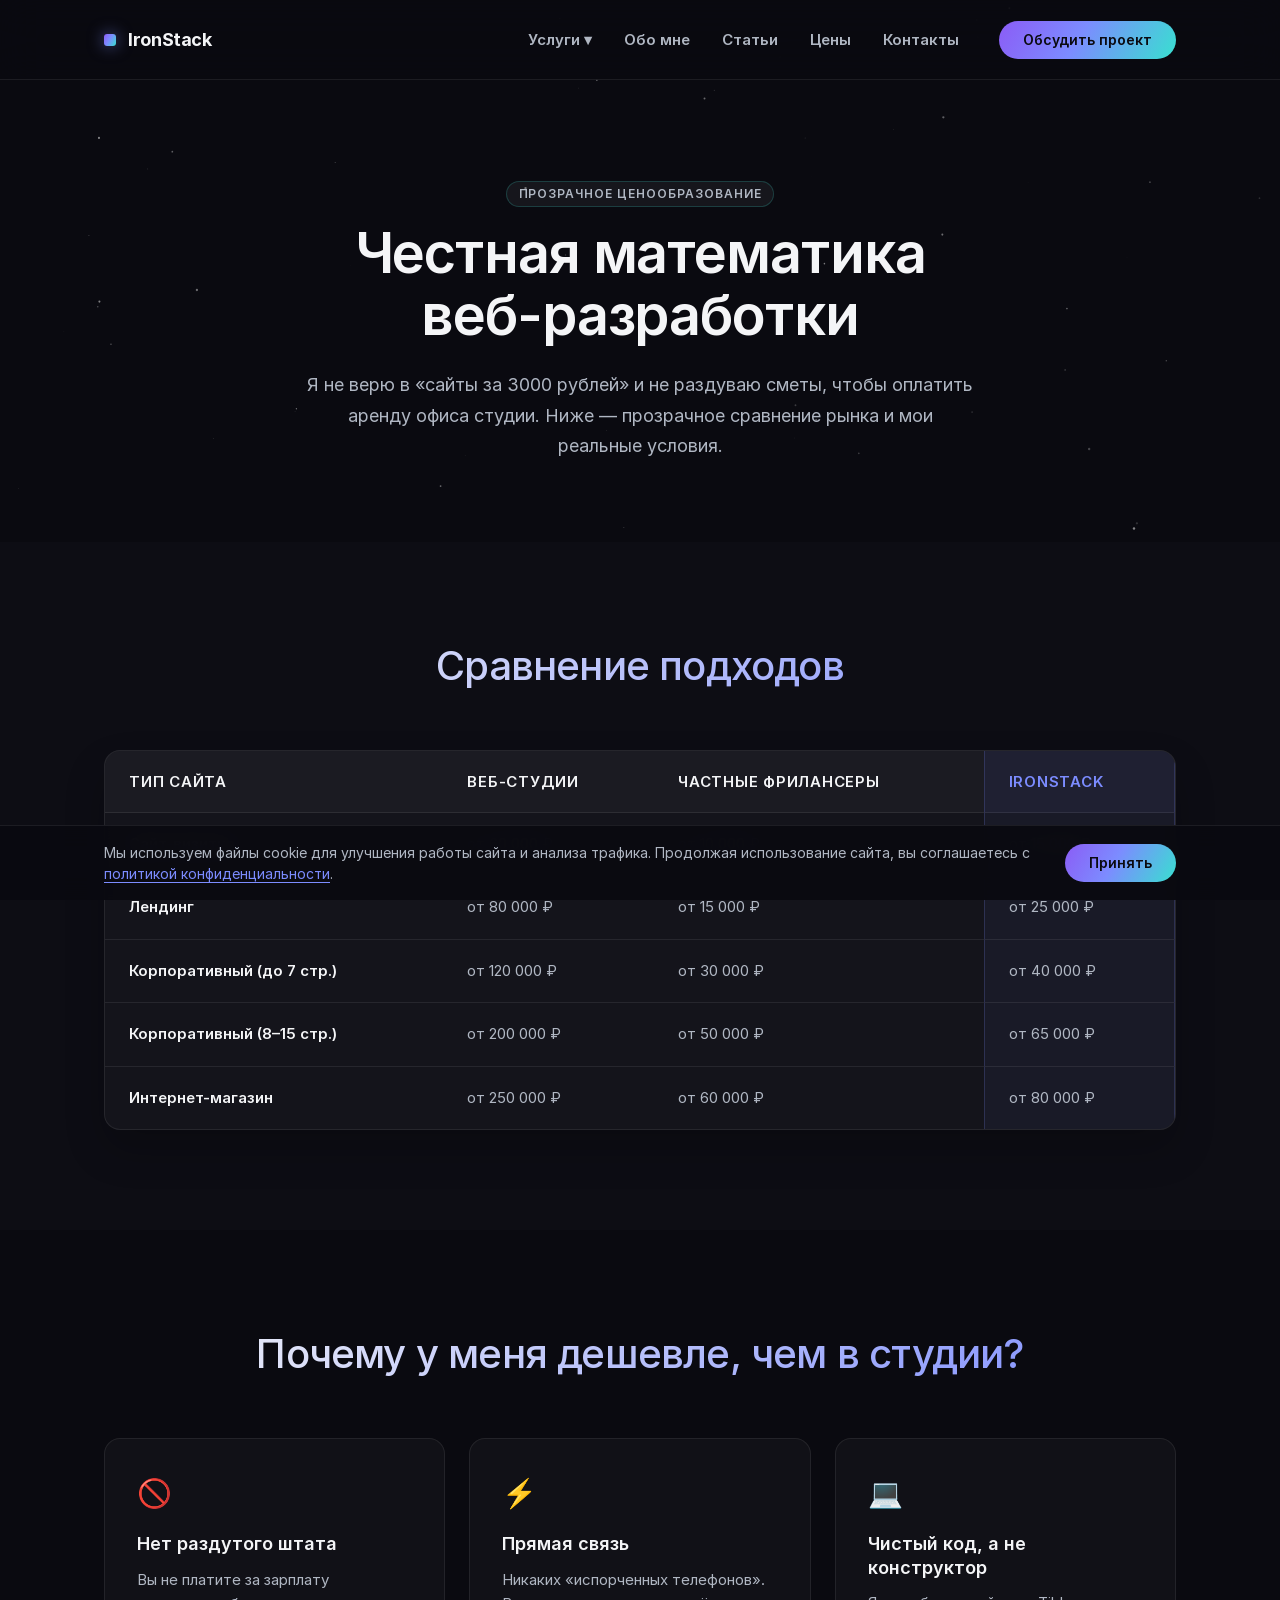
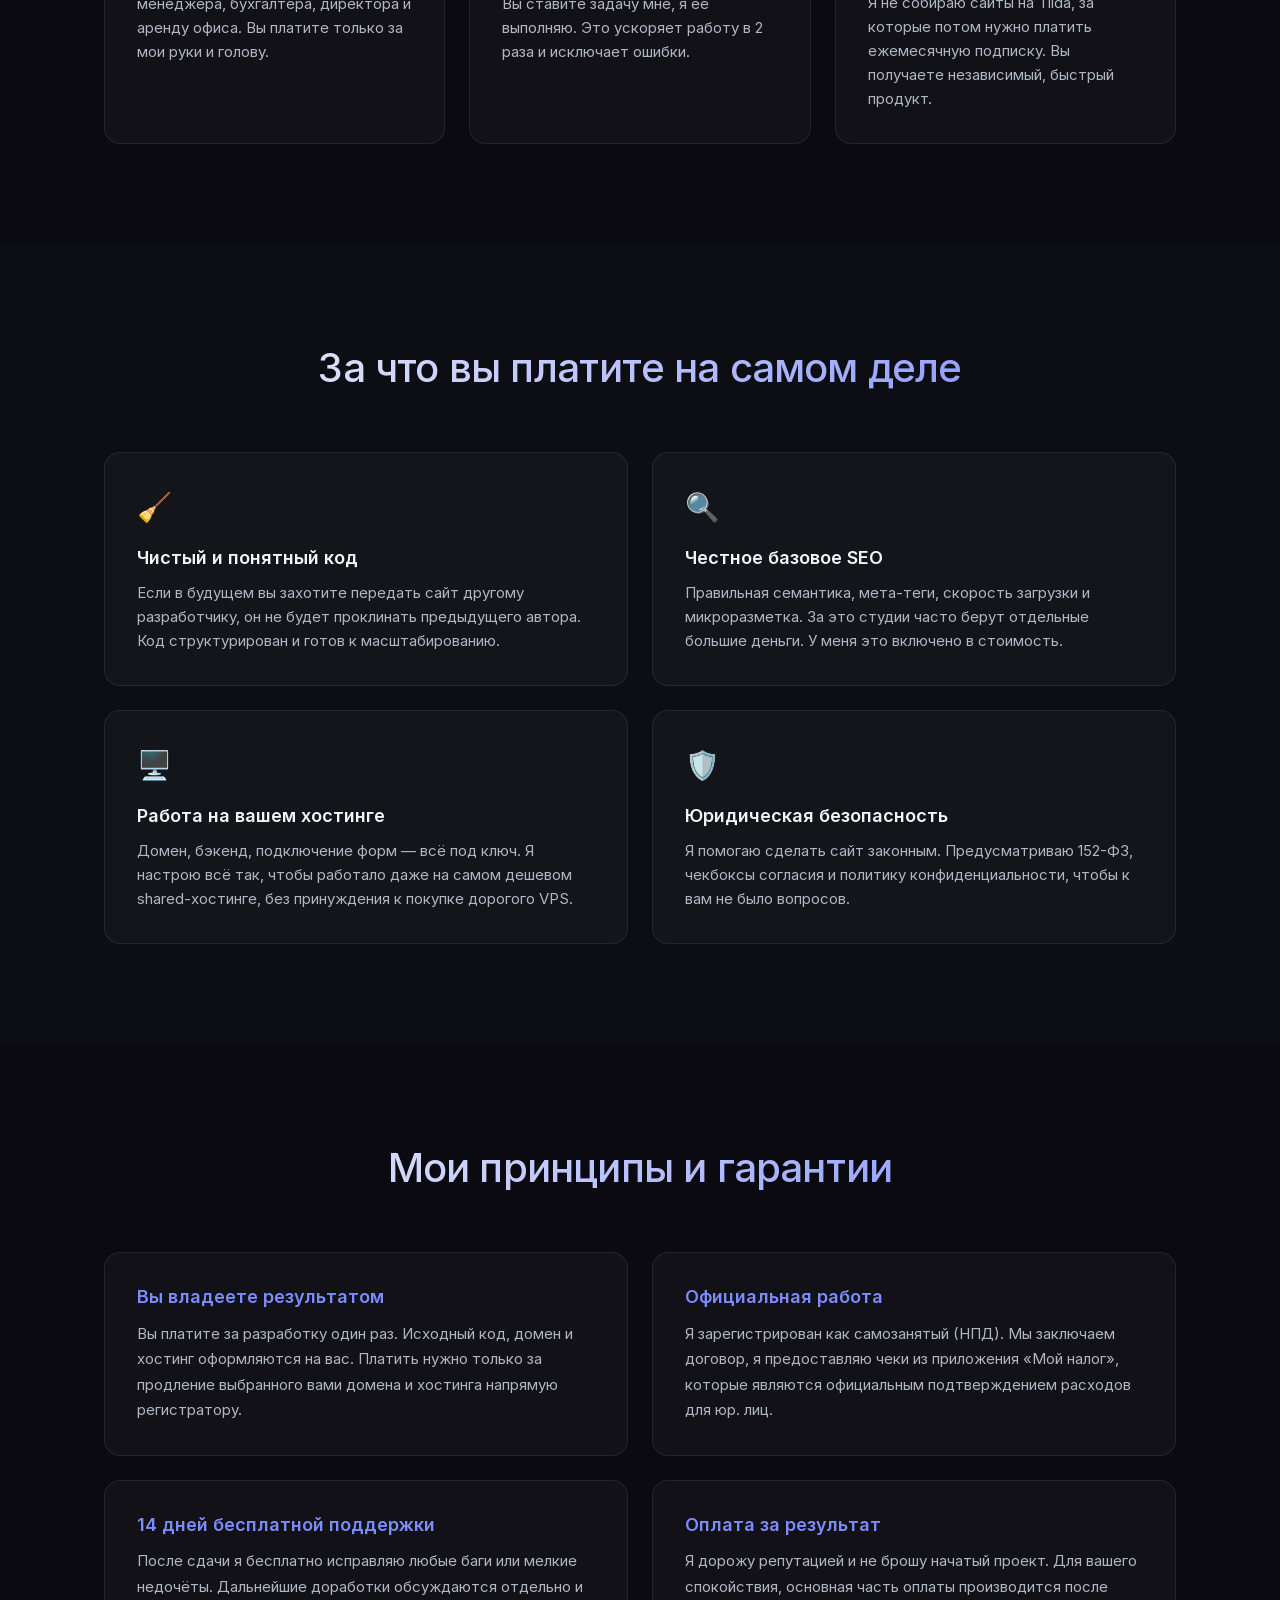
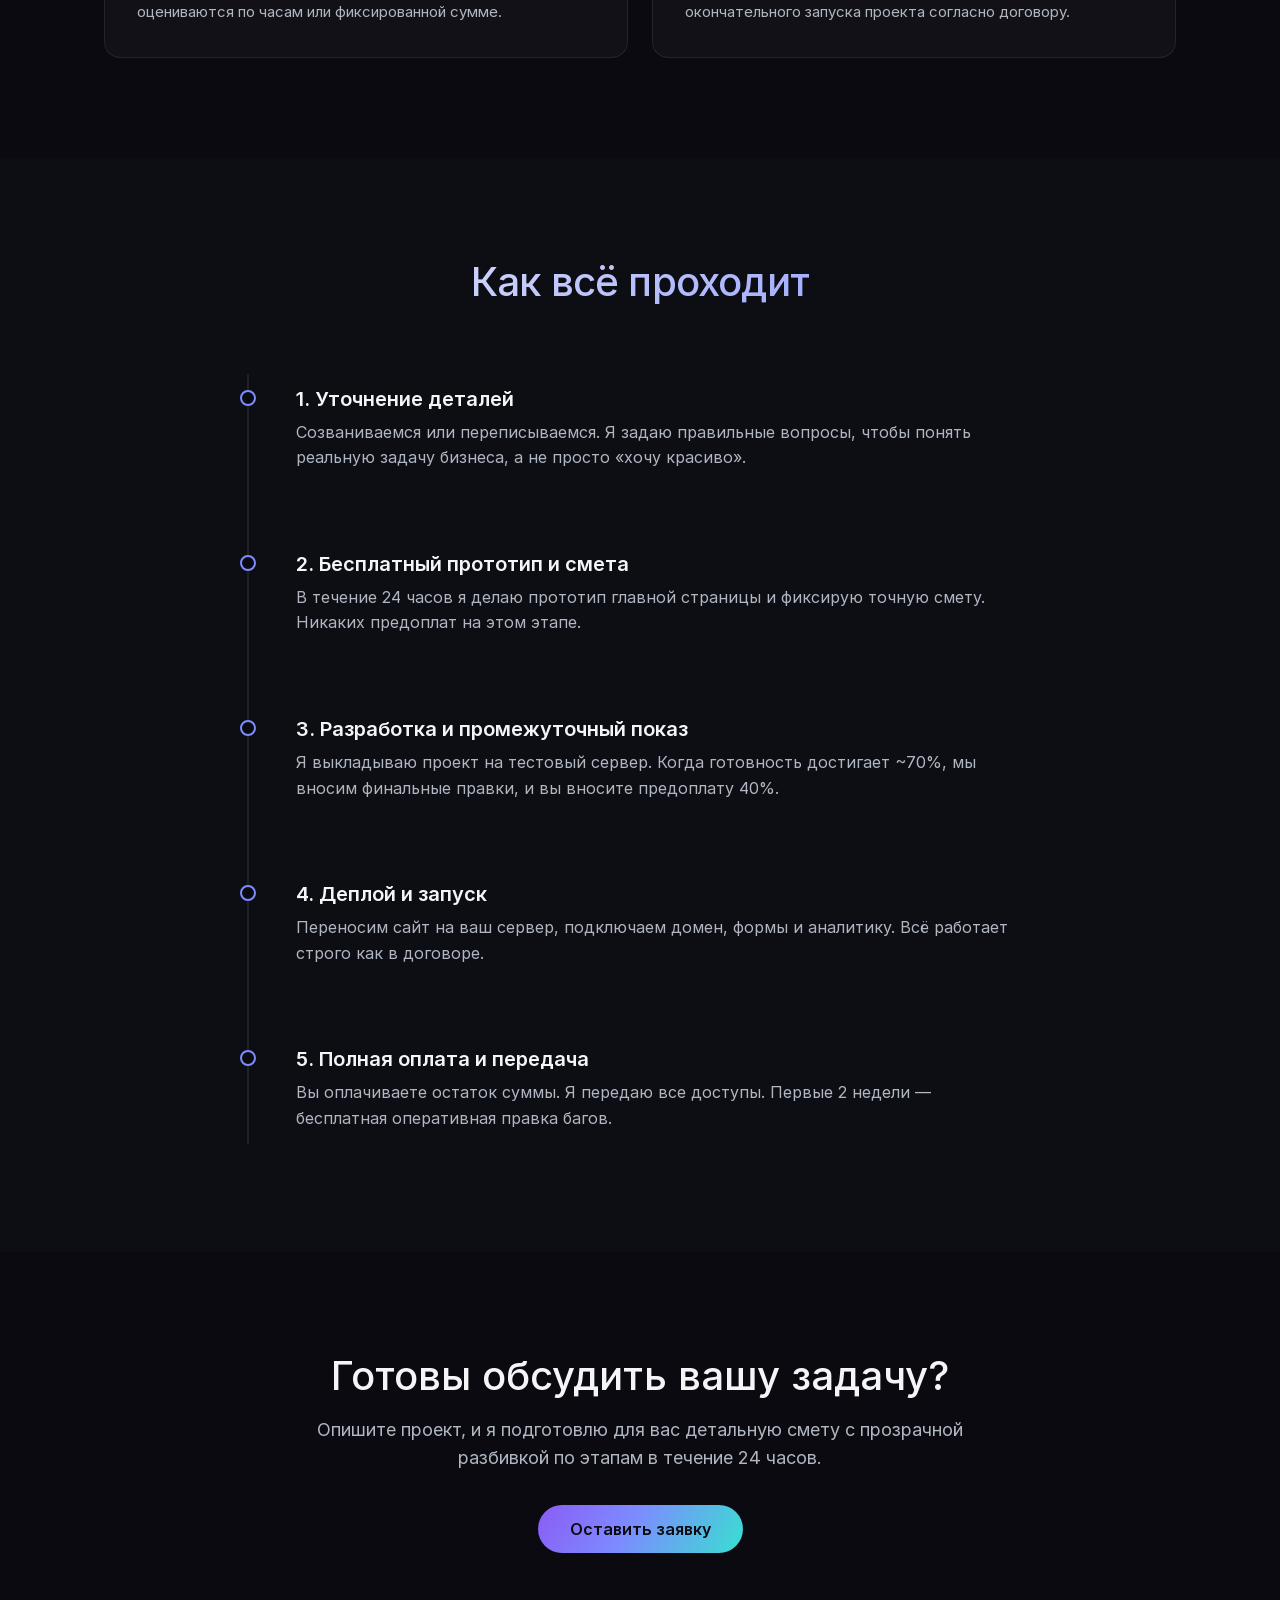
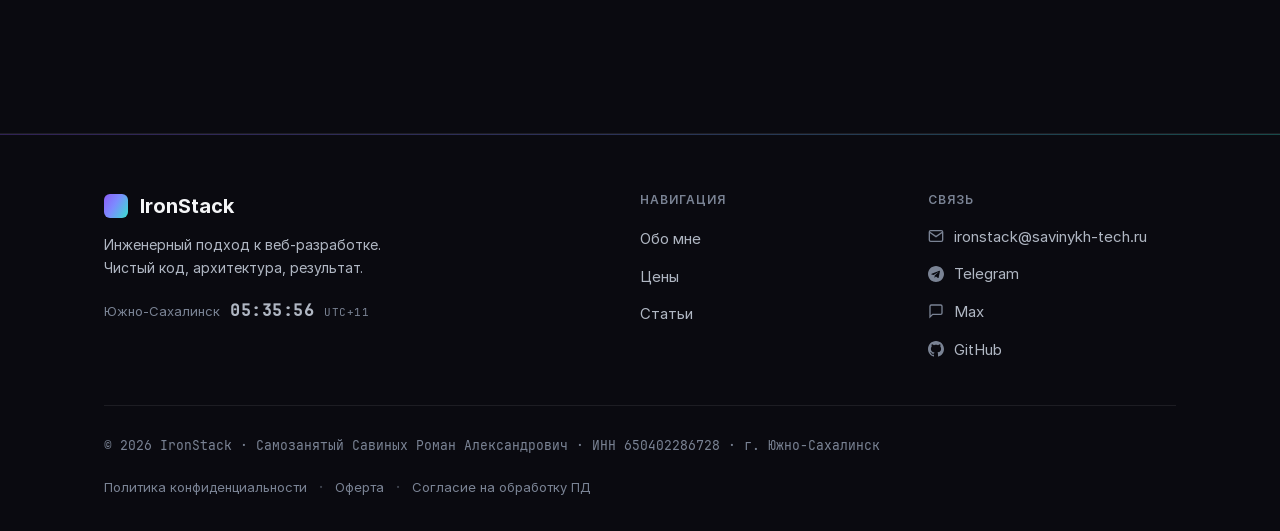
<file: pricing.html>
<!doctype html>
<html lang="ru">
  <head>
    <meta charset="UTF-8" />
    <meta name="viewport" content="width=device-width, initial-scale=1" />
    <title>Цены и условия — IronStack</title>
    <meta
      name="description"
      content="Честные цены на разработку сайтов. Сравнение со студиями и фрилансом. Прозрачные условия, договор, чистый код."
    />
    <meta name="theme-color" content="#0A0A10" />
    <link rel="canonical" href="https://savinykh-tech.ru/pricing.html" />

    <meta property="og:type" content="website" />
    <meta property="og:url" content="https://savinykh-tech.ru/pricing.html" />
    <meta property="og:title" content="Цены и условия — IronStack" />
    <meta
      property="og:description"
      content="Никаких скрытых платежей. Вы платите за результат, а не за воздух."
    />
    <meta property="og:image" content="https://savinykh-tech.ru/og.jpg" />
    <meta property="og:site_name" content="IronStack" />

    <link rel="icon" type="image/svg+xml" href="favicon.svg" />
    <link rel="stylesheet" href="css/variables.css" />
    <link rel="stylesheet" href="css/reset.css" />
    <link rel="stylesheet" href="css/base.css" />
    <link rel="stylesheet" href="css/header.css" />
    <link rel="stylesheet" href="css/footer.css" />
    <link rel="stylesheet" href="css/cosmos.css" />
    <link rel="stylesheet" href="css/home.css" />
    <link rel="stylesheet" href="css/pricing.css" />
  </head>
  <body>
    <canvas id="cosmos-canvas" aria-hidden="true"></canvas>

    <header class="header">
      <div class="container header__inner">
        <a href="/" class="header__logo">
          <span class="header__logo-icon"></span>
          IronStack
        </a>
        <nav class="header__nav">
          <ul class="header__list">
            <li class="header__dropdown">
              <a href="#" class="header__link">Услуги ▾</a>
              <ul class="header__dropdown-menu">
                <li>
                  <a href="web-dev.html" class="header__dropdown-link"
                    >Сайты под ключ</a
                  >
                </li>
                <li>
                  <a href="automation.html" class="header__dropdown-link"
                    >Автоматизация бизнеса</a
                  >
                </li>
              </ul>
            </li>
            <li><a href="about.html" class="header__link">Обо мне</a></li>

            <li><a href="journal.html" class="header__link">Статьи</a></li>
            <li>
              <a href="pricing.html" class="header__link header__link--active"
                >Цены</a
              >
            </li>
            <li><a href="/#contact" class="header__link">Контакты</a></li>
          </ul>
          <a href="/#contact" class="header__cta">Обсудить проект</a>
        </nav>
      </div>
    </header>

    <main class="pricing-page">
      <!-- Hero -->
      <section class="pricing-hero">
        <div class="container">
          <span class="section-tag">Прозрачное ценообразование</span>
          <h1>Честная математика веб-разработки</h1>
          <p class="pricing-hero__text">
            Я не верю в «сайты за 3000 рублей» и не раздуваю сметы, чтобы
            оплатить аренду офиса студии. Ниже — прозрачное сравнение рынка и
            мои реальные условия.
          </p>
        </div>
      </section>

      <!-- Comparison Table -->
      <section class="pricing-section section--alt">
        <div class="container">
          <h2 class="section-title">Сравнение подходов</h2>
          <div class="comparison-table-wrapper">
            <table class="comparison-table">
              <thead>
                <tr>
                  <th>Тип сайта</th>
                  <th class="col-studio">Веб-студии</th>
                  <th class="col-freelance">Частные фрилансеры</th>
                  <th class="col-ironstack">IronStack</th>
                </tr>
              </thead>
              <tbody>
                <tr>
                  <td>Сайт-визитка</td>
                  <td class="col-studio">от 60 000 ₽</td>
                  <td class="col-freelance">от 10 000 ₽</td>
                  <td class="col-ironstack">от 15 000 ₽</td>
                </tr>
                <tr>
                  <td>Лендинг</td>
                  <td class="col-studio">от 80 000 ₽</td>
                  <td class="col-freelance">от 15 000 ₽</td>
                  <td class="col-ironstack">от 25 000 ₽</td>
                </tr>
                <tr>
                  <td>Корпоративный (до 7 стр.)</td>
                  <td class="col-studio">от 120 000 ₽</td>
                  <td class="col-freelance">от 30 000 ₽</td>
                  <td class="col-ironstack">от 40 000 ₽</td>
                </tr>
                <tr>
                  <td>Корпоративный (8–15 стр.)</td>
                  <td class="col-studio">от 200 000 ₽</td>
                  <td class="col-freelance">от 50 000 ₽</td>
                  <td class="col-ironstack">от 65 000 ₽</td>
                </tr>
                <tr>
                  <td>Интернет-магазин</td>
                  <td class="col-studio">от 250 000 ₽</td>
                  <td class="col-freelance">от 60 000 ₽</td>
                  <td class="col-ironstack">от 80 000 ₽</td>
                </tr>
              </tbody>
            </table>
          </div>
        </div>
      </section>

      <!-- Why Cheaper -->
      <section class="pricing-section">
        <div class="container">
          <h2 class="section-title">Почему у меня дешевле, чем в студии?</h2>
          <div class="reasons-grid">
            <div class="feature-card">
              <span class="feature-card__icon">🚫</span>
              <h3>Нет раздутого штата</h3>
              <p>
                Вы не платите за зарплату менеджера, бухгалтера, директора и
                аренду офиса. Вы платите только за мои руки и голову.
              </p>
            </div>
            <div class="feature-card">
              <span class="feature-card__icon">⚡</span>
              <h3>Прямая связь</h3>
              <p>
                Никаких «испорченных телефонов». Вы ставите задачу мне, я её
                выполняю. Это ускоряет работу в 2 раза и исключает ошибки.
              </p>
            </div>
            <div class="feature-card">
              <span class="feature-card__icon">💻</span>
              <h3>Чистый код, а не конструктор</h3>
              <p>
                Я не собираю сайты на Tilda, за которые потом нужно платить
                ежемесячную подписку. Вы получаете независимый, быстрый продукт.
              </p>
            </div>
          </div>
        </div>
      </section>

      <!-- What you pay for (Value) -->
      <section class="pricing-section section--alt">
        <div class="container">
          <h2 class="section-title">За что вы платите на самом деле</h2>
          <div class="value-grid">
            <article class="feature-card">
              <span class="feature-card__icon">🧹</span>
              <h3>Чистый и понятный код</h3>
              <p>
                Если в будущем вы захотите передать сайт другому разработчику,
                он не будет проклинать предыдущего автора. Код структурирован и
                готов к масштабированию.
              </p>
            </article>
            <article class="feature-card">
              <span class="feature-card__icon">🔍</span>
              <h3>Честное базовое SEO</h3>
              <p>
                Правильная семантика, мета-теги, скорость загрузки и
                микроразметка. За это студии часто берут отдельные большие
                деньги. У меня это включено в стоимость.
              </p>
            </article>
            <article class="feature-card">
              <span class="feature-card__icon">🖥️</span>
              <h3>Работа на вашем хостинге</h3>
              <p>
                Домен, бэкенд, подключение форм — всё под ключ. Я настрою всё
                так, чтобы работало даже на самом дешевом shared-хостинге, без
                принуждения к покупке дорогого VPS.
              </p>
            </article>
            <article class="feature-card">
              <span class="feature-card__icon">🛡️</span>
              <h3>Юридическая безопасность</h3>
              <p>
                Я помогаю сделать сайт законным. Предусматриваю 152-ФЗ, чекбоксы
                согласия и политику конфиденциальности, чтобы к вам не было
                вопросов.
              </p>
            </article>
          </div>
        </div>
      </section>

      <!-- Principles & Guarantees -->
      <section class="pricing-section">
        <div class="container">
          <h2 class="section-title">Мои принципы и гарантии</h2>
          <div class="principles-grid">
            <article class="principle-card">
              <h3>Вы владеете результатом</h3>
              <p>
                Вы платите за разработку один раз. Исходный код, домен и хостинг
                оформляются на вас. Платить нужно только за продление выбранного
                вами домена и хостинга напрямую регистратору.
              </p>
            </article>
            <article class="principle-card">
              <h3>Официальная работа</h3>
              <p>
                Я зарегистрирован как самозанятый (НПД). Мы заключаем договор, я
                предоставляю чеки из приложения «Мой налог», которые являются
                официальным подтверждением расходов для юр. лиц.
              </p>
            </article>
            <article class="principle-card">
              <h3>14 дней бесплатной поддержки</h3>
              <p>
                После сдачи я бесплатно исправляю любые баги или мелкие
                недочёты. Дальнейшие доработки обсуждаются отдельно и
                оцениваются по часам или фиксированной сумме.
              </p>
            </article>
            <article class="principle-card">
              <h3>Оплата за результат</h3>
              <p>
                Я дорожу репутацией и не брошу начатый проект. Для вашего
                спокойствия, основная часть оплаты производится после
                окончательного запуска проекта согласно договору.
              </p>
            </article>
          </div>
        </div>
      </section>

      <!-- Process -->
      <section class="pricing-section section--alt">
        <div class="container">
          <h2 class="section-title">Как всё проходит</h2>
          <div class="process-timeline">
            <div class="process-step">
              <div class="process-step__dot"></div>
              <div class="process-step__content">
                <h3>1. Уточнение деталей</h3>
                <p>
                  Созваниваемся или переписываемся. Я задаю правильные вопросы,
                  чтобы понять реальную задачу бизнеса, а не просто «хочу
                  красиво».
                </p>
              </div>
            </div>
            <div class="process-step">
              <div class="process-step__dot"></div>
              <div class="process-step__content">
                <h3>2. Бесплатный прототип и смета</h3>
                <p>
                  В течение 24 часов я делаю прототип главной страницы и
                  фиксирую точную смету. Никаких предоплат на этом этапе.
                </p>
              </div>
            </div>
            <div class="process-step">
              <div class="process-step__dot"></div>
              <div class="process-step__content">
                <h3>3. Разработка и промежуточный показ</h3>
                <p>
                  Я выкладываю проект на тестовый сервер. Когда готовность
                  достигает ~70%, мы вносим финальные правки, и вы вносите
                  предоплату 40%.
                </p>
              </div>
            </div>
            <div class="process-step">
              <div class="process-step__dot"></div>
              <div class="process-step__content">
                <h3>4. Деплой и запуск</h3>
                <p>
                  Переносим сайт на ваш сервер, подключаем домен, формы и
                  аналитику. Всё работает строго как в договоре.
                </p>
              </div>
            </div>
            <div class="process-step">
              <div class="process-step__dot"></div>
              <div class="process-step__content">
                <h3>5. Полная оплата и передача</h3>
                <p>
                  Вы оплачиваете остаток суммы. Я передаю все доступы. Первые 2
                  недели — бесплатная оперативная правка багов.
                </p>
              </div>
            </div>
          </div>
        </div>
      </section>

      <!-- Final CTA -->
      <section class="pricing-cta">
        <div class="container">
          <h2>Готовы обсудить вашу задачу?</h2>
          <p>
            Опишите проект, и я подготовлю для вас детальную смету с прозрачной
            разбивкой по этапам в течение 24 часов.
          </p>
          <a href="/#contact" class="hero__cta">Оставить заявку</a>
        </div>
      </section>
    </main>

    <footer class="footer">
      <!-- Градиентная линия сверху -->
      <div class="footer__accent-line"></div>

      <div class="container">
        <div class="footer__grid">
          <!-- Колонка 1: Логотип, описание, часы -->
          <div class="footer__brand">
            <a href="/" class="footer__logo">
              <span class="footer__logo-icon"></span>
              IronStack
            </a>
            <p class="footer__tagline">
              Инженерный подход к веб-разработке.<br />
              Чистый код, архитектура, результат.
            </p>

            <div class="footer__location">
              <div class="footer__location-info">
                <span class="footer__location-city">Южно-Сахалинск</span>
                <span class="footer__location-time" id="sakhalin-time"
                  >--:--</span
                >
                <span class="footer__location-tz">UTC+11</span>
              </div>
            </div>
          </div>

          <!-- Колонка 2: Навигация -->
          <div class="footer__column">
            <h4 class="footer__column-title">Навигация</h4>
            <ul class="footer__list">
              <li><a href="about.html" class="footer__link">Обо мне</a></li>
              <li><a href="pricing.html" class="footer__link">Цены</a></li>
              <li><a href="journal.html" class="footer__link">Статьи</a></li>
            </ul>
          </div>

          <!-- Колонка 3: Связь -->
          <div class="footer__column">
            <h4 class="footer__column-title">Связь</h4>
            <ul class="footer__list">
              <li>
                <a
                  href="mailto:ironstack@savinykh-tech.ru"
                  class="footer__link footer__link--icon"
                >
                  <svg
                    class="footer__link-icon"
                    width="16"
                    height="16"
                    viewBox="0 0 24 24"
                    fill="none"
                    stroke="currentColor"
                    stroke-width="2"
                  >
                    <path
                      d="M4 4h16c1.1 0 2 .9 2 2v12c0 1.1-.9 2-2 2H4c-1.1 0-2-.9-2-2V6c0-1.1.9-2 2-2z"
                    ></path>
                    <polyline points="22,6 12,13 2,6"></polyline>
                  </svg>
                  ironstack@savinykh-tech.ru
                </a>
              </li>
              <li>
                <a
                  href="https://t.me/Sav_Roman"
                  target="_blank"
                  rel="noopener noreferrer"
                  class="footer__link footer__link--icon"
                >
                  <svg
                    class="footer__link-icon"
                    width="16"
                    height="16"
                    viewBox="0 0 24 24"
                    fill="currentColor"
                  >
                    <path
                      d="M12 0C5.373 0 0 5.373 0 12s5.373 12 12 12 12-5.373 12-12S18.627 0 12 0zm5.894 8.221l-1.97 9.28c-.145.658-.537.818-1.084.508l-3-2.21-1.446 1.394c-.14.18-.357.295-.6.295-.002 0-.003 0-.005 0l.213-3.054 5.56-5.022c.24-.213-.054-.334-.373-.121l-6.869 4.326-2.96-.924c-.64-.203-.658-.64.135-.954l11.566-4.458c.538-.196 1.006.128.832.94z"
                    />
                  </svg>
                  Telegram
                </a>
              </li>
              <li>
                <a
                  href="https://web.max.ru"
                  target="_blank"
                  rel="noopener noreferrer"
                  class="footer__link footer__link--icon"
                >
                  <svg
                    class="footer__link-icon"
                    width="16"
                    height="16"
                    viewBox="0 0 24 24"
                    fill="none"
                    stroke="currentColor"
                    stroke-width="2"
                  >
                    <path
                      d="M21 15a2 2 0 0 1-2 2H7l-4 4V5a2 2 0 0 1 2-2h14a2 2 0 0 1 2 2z"
                    ></path>
                  </svg>
                  Max
                </a>
              </li>
              <li>
                <a
                  href="https://github.com/твой_ник"
                  target="_blank"
                  rel="noopener noreferrer"
                  class="footer__link footer__link--icon"
                >
                  <svg
                    class="footer__link-icon"
                    width="16"
                    height="16"
                    viewBox="0 0 24 24"
                    fill="currentColor"
                  >
                    <path
                      d="M12 0c-6.626 0-12 5.373-12 12 0 5.302 3.438 9.8 8.207 11.387.599.111.793-.261.793-.577v-2.234c-3.338.726-4.033-1.416-4.033-1.416-.546-1.387-1.333-1.756-1.333-1.756-1.089-.745.083-.729.083-.729 1.205.084 1.839 1.237 1.839 1.237 1.07 1.834 2.807 1.304 3.492.997.107-.775.418-1.305.762-1.604-2.665-.305-5.467-1.334-5.467-5.931 0-1.311.469-2.381 1.236-3.221-.124-.303-.535-1.524.117-3.176 0 0 1.008-.322 3.301 1.23.957-.266 1.983-.399 3.003-.404 1.02.005 2.047.138 3.006.404 2.291-1.552 3.297-1.23 3.297-1.23.653 1.653.242 2.874.118 3.176.77.84 1.235 1.911 1.235 3.221 0 4.609-2.807 5.624-5.479 5.921.43.372.823 1.102.823 2.222v3.293c0 .319.192.694.801.576 4.765-1.589 8.199-6.086 8.199-11.386 0-6.627-5.373-12-12-12z"
                    />
                  </svg>
                  GitHub
                </a>
              </li>
            </ul>
          </div>
        </div>

        <!-- Разделитель -->
        <div class="footer__divider"></div>

        <!-- Нижняя строка: Копирайт и юридические ссылки -->
        <div class="footer__bottom">
          <div class="footer__copyright">
            © 2026 IronStack · Самозанятый Савиных Роман Александрович · ИНН
            650402286728 · г. Южно-Сахалинск
          </div>
          <div class="footer__legal">
            <a href="privacy-policy.html" class="footer__legal-link"
              >Политика конфиденциальности</a
            >
            <span class="footer__separator">·</span>
            <a href="oferta.html" class="footer__legal-link">Оферта</a>
            <span class="footer__separator">·</span>
            <a href="pd-consent.html" class="footer__legal-link"
              >Согласие на обработку ПД</a
            >
          </div>
        </div>
      </div>
    </footer>

    <script src="js/cosmos.js" defer></script>
    <script src="js/cookie-banner.js" defer></script>
    <script src="js/main.js" defer></script>
    <script src="js/footer.js" defer></script>
  </body>
</html>
</file>
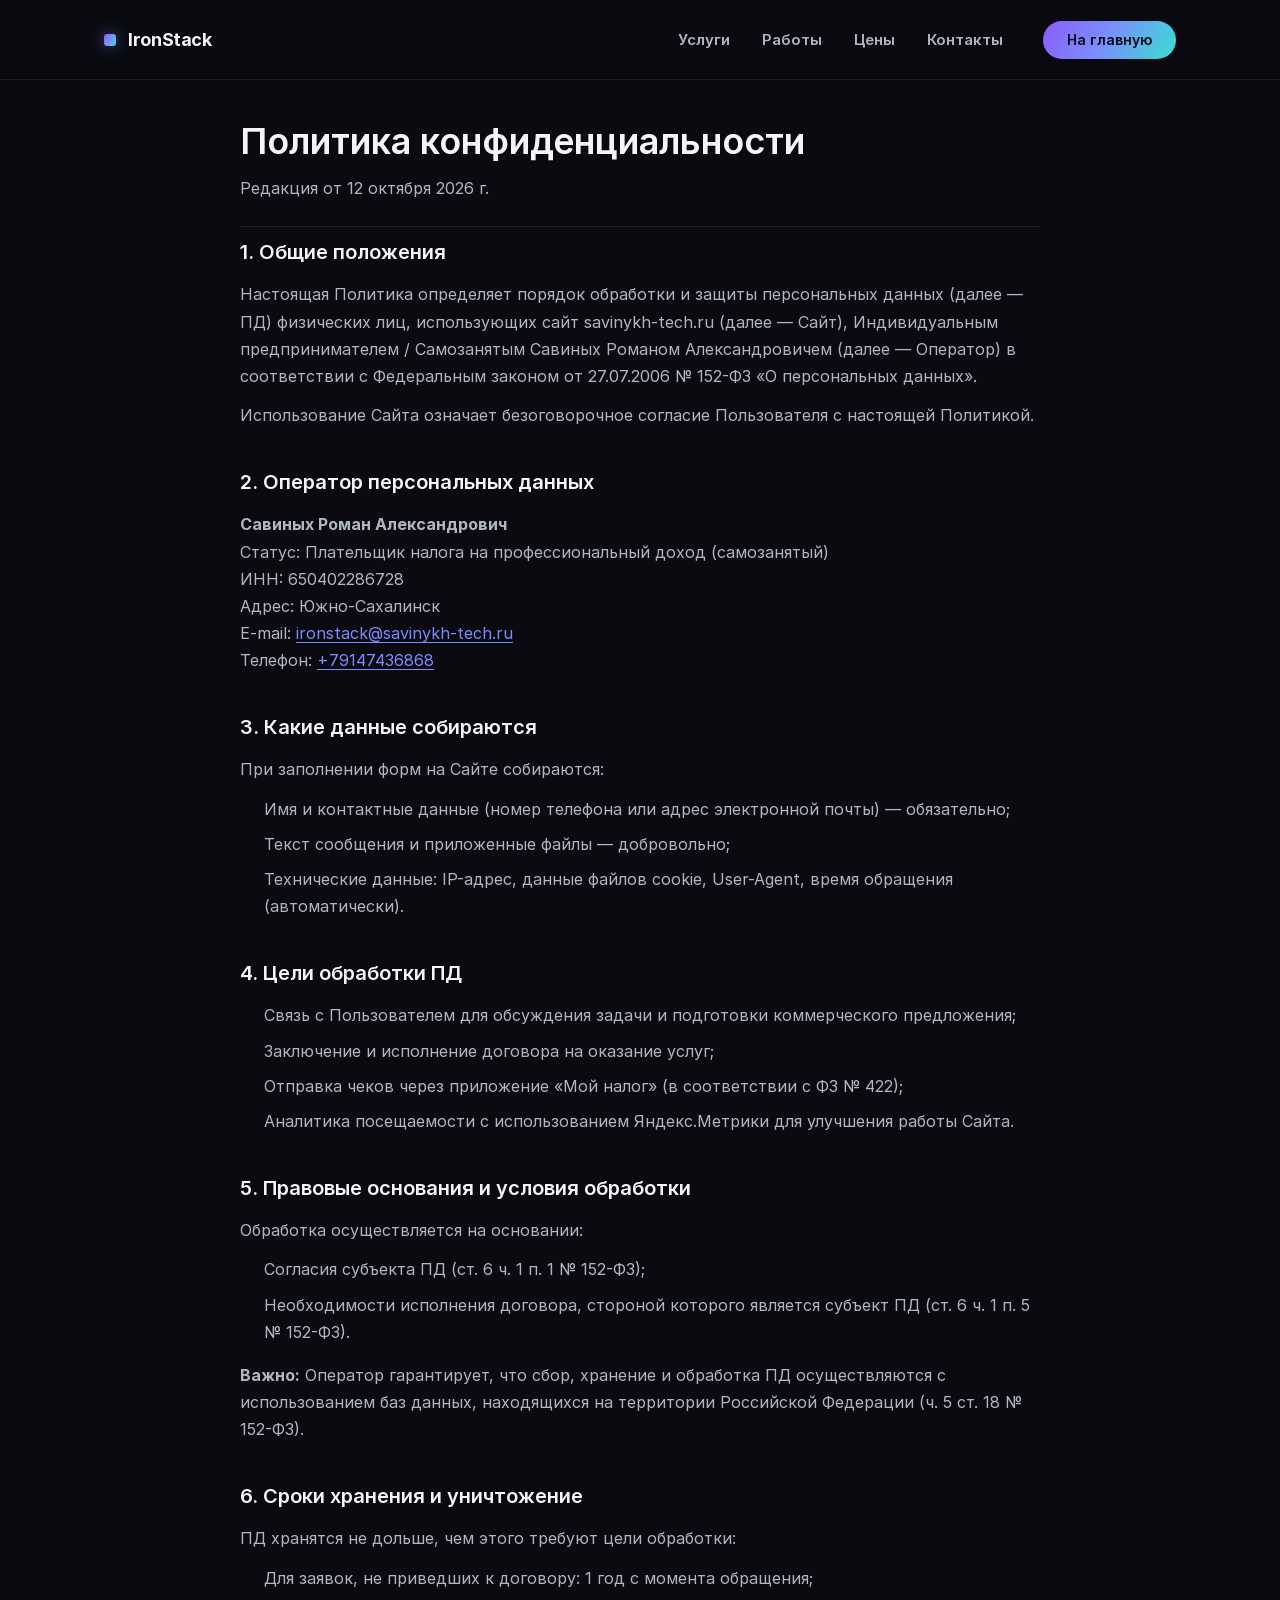
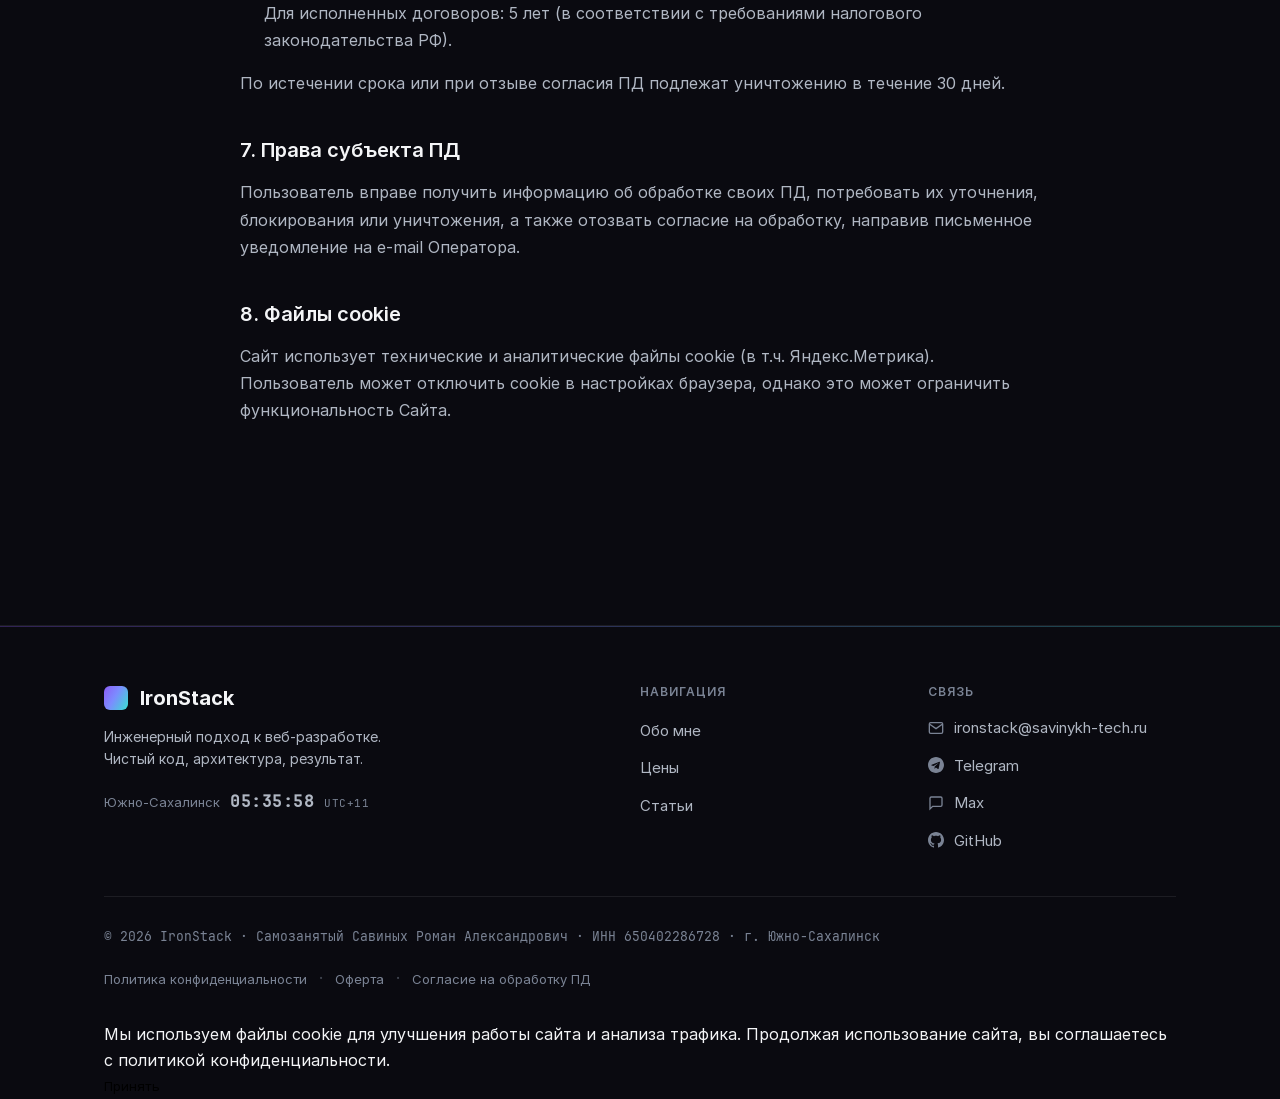
<file: privacy-policy.html>
<!doctype html>
<html lang="ru">
  <head>
    <meta charset="UTF-8" />
    <meta name="viewport" content="width=device-width, initial-scale=1" />
    <title>Политика конфиденциальности — IronStack</title>
    <meta
      name="description"
      content="Политика обработки персональных данных на сайте IronStack."
    />
    <link rel="stylesheet" href="css/variables.css" />
    <link rel="stylesheet" href="css/reset.css" />
    <link rel="stylesheet" href="css/base.css" />
    <link rel="stylesheet" href="css/header.css" />
    <link rel="stylesheet" href="css/footer.css" />
    <link rel="stylesheet" href="css/legal.css" />
    <!-- Создай этот файл или добавь стили в base.css -->
  </head>
  <body>
    <header class="header">
      <div class="container header__inner">
        <a href="/" class="header__logo">
          <span class="header__logo-icon"></span>
          IronStack
        </a>
        <nav class="header__nav">
          <ul class="header__list">
            <li><a href="/#services" class="header__link">Услуги</a></li>
            <li><a href="/#works" class="header__link">Работы</a></li>
            <li><a href="/pricing.html" class="header__link">Цены</a></li>
            <li><a href="/#contact" class="header__link">Контакты</a></li>
          </ul>
          <a href="/" class="header__cta">На главную</a>
        </nav>
      </div>
    </header>

    <main class="container legal-page">
      <h1>Политика конфиденциальности</h1>
      <p class="legal-date">Редакция от 12 октября 2026 г.</p>

      <section>
        <h2>1. Общие положения</h2>
        <p>
          Настоящая Политика определяет порядок обработки и защиты персональных
          данных (далее — ПД) физических лиц, использующих сайт savinykh-tech.ru
          (далее — Сайт), Индивидуальным предпринимателем / Самозанятым Савиных
          Романом Александровичем (далее — Оператор) в соответствии с
          Федеральным законом от 27.07.2006 № 152-ФЗ «О персональных данных».
        </p>
        <p>
          Использование Сайта означает безоговорочное согласие Пользователя с
          настоящей Политикой.
        </p>
      </section>

      <section>
        <h2>2. Оператор персональных данных</h2>
        <p>
          <strong>Савиных Роман Александрович</strong><br />
          Статус: Плательщик налога на профессиональный доход (самозанятый)<br />
          ИНН: 650402286728<br />
          Адрес: Южно-Сахалинск <br />
          E-mail:
          <a href="mailto:ironstack@savinykh-tech.ru"
            >ironstack@savinykh-tech.ru</a
          ><br />
          Телефон: <a href="tel:+79147436868">+79147436868</a>
        </p>
      </section>

      <section>
        <h2>3. Какие данные собираются</h2>
        <p>При заполнении форм на Сайте собираются:</p>
        <ul>
          <li>
            Имя и контактные данные (номер телефона или адрес электронной почты)
            — обязательно;
          </li>
          <li>Текст сообщения и приложенные файлы — добровольно;</li>
          <li>
            Технические данные: IP-адрес, данные файлов cookie, User-Agent,
            время обращения (автоматически).
          </li>
        </ul>
      </section>

      <section>
        <h2>4. Цели обработки ПД</h2>
        <ul>
          <li>
            Связь с Пользователем для обсуждения задачи и подготовки
            коммерческого предложения;
          </li>
          <li>Заключение и исполнение договора на оказание услуг;</li>
          <li>
            Отправка чеков через приложение «Мой налог» (в соответствии с ФЗ №
            422);
          </li>
          <li>
            Аналитика посещаемости с использованием Яндекс.Метрики для улучшения
            работы Сайта.
          </li>
        </ul>
      </section>

      <section>
        <h2>5. Правовые основания и условия обработки</h2>
        <p>Обработка осуществляется на основании:</p>
        <ul>
          <li>Согласия субъекта ПД (ст. 6 ч. 1 п. 1 № 152-ФЗ);</li>
          <li>
            Необходимости исполнения договора, стороной которого является
            субъект ПД (ст. 6 ч. 1 п. 5 № 152-ФЗ).
          </li>
        </ul>
        <p>
          <strong>Важно:</strong> Оператор гарантирует, что сбор, хранение и
          обработка ПД осуществляются с использованием баз данных, находящихся
          на территории Российской Федерации (ч. 5 ст. 18 № 152-ФЗ).
        </p>
      </section>

      <section>
        <h2>6. Сроки хранения и уничтожение</h2>
        <p>ПД хранятся не дольше, чем этого требуют цели обработки:</p>
        <ul>
          <li>
            Для заявок, не приведших к договору: 1 год с момента обращения;
          </li>
          <li>
            Для исполненных договоров: 5 лет (в соответствии с требованиями
            налогового законодательства РФ).
          </li>
        </ul>
        <p>
          По истечении срока или при отзыве согласия ПД подлежат уничтожению в
          течение 30 дней.
        </p>
      </section>

      <section>
        <h2>7. Права субъекта ПД</h2>
        <p>
          Пользователь вправе получить информацию об обработке своих ПД,
          потребовать их уточнения, блокирования или уничтожения, а также
          отозвать согласие на обработку, направив письменное уведомление на
          e-mail Оператора.
        </p>
      </section>

      <section>
        <h2>8. Файлы cookie</h2>
        <p>
          Сайт использует технические и аналитические файлы cookie (в т.ч.
          Яндекс.Метрика). Пользователь может отключить cookie в настройках
          браузера, однако это может ограничить функциональность Сайта.
        </p>
      </section>
    </main>

    <footer class="footer">
      <!-- Градиентная линия сверху -->
      <div class="footer__accent-line"></div>

      <div class="container">
        <div class="footer__grid">
          <!-- Колонка 1: Логотип, описание, часы -->
          <div class="footer__brand">
            <a href="/" class="footer__logo">
              <span class="footer__logo-icon"></span>
              IronStack
            </a>
            <p class="footer__tagline">
              Инженерный подход к веб-разработке.<br />
              Чистый код, архитектура, результат.
            </p>

            <div class="footer__location">
              <div class="footer__location-info">
                <span class="footer__location-city">Южно-Сахалинск</span>
                <span class="footer__location-time" id="sakhalin-time"
                  >--:--</span
                >
                <span class="footer__location-tz">UTC+11</span>
              </div>
            </div>
          </div>

          <!-- Колонка 2: Навигация -->
          <div class="footer__column">
            <h4 class="footer__column-title">Навигация</h4>
            <ul class="footer__list">
              <li><a href="about.html" class="footer__link">Обо мне</a></li>
              <li><a href="pricing.html" class="footer__link">Цены</a></li>
              <li><a href="journal.html" class="footer__link">Статьи</a></li>
            </ul>
          </div>

          <!-- Колонка 3: Связь -->
          <div class="footer__column">
            <h4 class="footer__column-title">Связь</h4>
            <ul class="footer__list">
              <li>
                <a
                  href="mailto:ironstack@savinykh-tech.ru"
                  class="footer__link footer__link--icon"
                >
                  <svg
                    class="footer__link-icon"
                    width="16"
                    height="16"
                    viewBox="0 0 24 24"
                    fill="none"
                    stroke="currentColor"
                    stroke-width="2"
                  >
                    <path
                      d="M4 4h16c1.1 0 2 .9 2 2v12c0 1.1-.9 2-2 2H4c-1.1 0-2-.9-2-2V6c0-1.1.9-2 2-2z"
                    ></path>
                    <polyline points="22,6 12,13 2,6"></polyline>
                  </svg>
                  ironstack@savinykh-tech.ru
                </a>
              </li>
              <li>
                <a
                  href="https://t.me/Sav_Roman"
                  target="_blank"
                  rel="noopener noreferrer"
                  class="footer__link footer__link--icon"
                >
                  <svg
                    class="footer__link-icon"
                    width="16"
                    height="16"
                    viewBox="0 0 24 24"
                    fill="currentColor"
                  >
                    <path
                      d="M12 0C5.373 0 0 5.373 0 12s5.373 12 12 12 12-5.373 12-12S18.627 0 12 0zm5.894 8.221l-1.97 9.28c-.145.658-.537.818-1.084.508l-3-2.21-1.446 1.394c-.14.18-.357.295-.6.295-.002 0-.003 0-.005 0l.213-3.054 5.56-5.022c.24-.213-.054-.334-.373-.121l-6.869 4.326-2.96-.924c-.64-.203-.658-.64.135-.954l11.566-4.458c.538-.196 1.006.128.832.94z"
                    />
                  </svg>
                  Telegram
                </a>
              </li>
              <li>
                <a
                  href="https://web.max.ru"
                  target="_blank"
                  rel="noopener noreferrer"
                  class="footer__link footer__link--icon"
                >
                  <svg
                    class="footer__link-icon"
                    width="16"
                    height="16"
                    viewBox="0 0 24 24"
                    fill="none"
                    stroke="currentColor"
                    stroke-width="2"
                  >
                    <path
                      d="M21 15a2 2 0 0 1-2 2H7l-4 4V5a2 2 0 0 1 2-2h14a2 2 0 0 1 2 2z"
                    ></path>
                  </svg>
                  Max
                </a>
              </li>
              <li>
                <a
                  href="https://github.com/твой_ник"
                  target="_blank"
                  rel="noopener noreferrer"
                  class="footer__link footer__link--icon"
                >
                  <svg
                    class="footer__link-icon"
                    width="16"
                    height="16"
                    viewBox="0 0 24 24"
                    fill="currentColor"
                  >
                    <path
                      d="M12 0c-6.626 0-12 5.373-12 12 0 5.302 3.438 9.8 8.207 11.387.599.111.793-.261.793-.577v-2.234c-3.338.726-4.033-1.416-4.033-1.416-.546-1.387-1.333-1.756-1.333-1.756-1.089-.745.083-.729.083-.729 1.205.084 1.839 1.237 1.839 1.237 1.07 1.834 2.807 1.304 3.492.997.107-.775.418-1.305.762-1.604-2.665-.305-5.467-1.334-5.467-5.931 0-1.311.469-2.381 1.236-3.221-.124-.303-.535-1.524.117-3.176 0 0 1.008-.322 3.301 1.23.957-.266 1.983-.399 3.003-.404 1.02.005 2.047.138 3.006.404 2.291-1.552 3.297-1.23 3.297-1.23.653 1.653.242 2.874.118 3.176.77.84 1.235 1.911 1.235 3.221 0 4.609-2.807 5.624-5.479 5.921.43.372.823 1.102.823 2.222v3.293c0 .319.192.694.801.576 4.765-1.589 8.199-6.086 8.199-11.386 0-6.627-5.373-12-12-12z"
                    />
                  </svg>
                  GitHub
                </a>
              </li>
            </ul>
          </div>
        </div>

        <!-- Разделитель -->
        <div class="footer__divider"></div>

        <!-- Нижняя строка: Копирайт и юридические ссылки -->
        <div class="footer__bottom">
          <div class="footer__copyright">
            © 2026 IronStack · Самозанятый Савиных Роман Александрович · ИНН
            650402286728 · г. Южно-Сахалинск
          </div>
          <div class="footer__legal">
            <a href="privacy-policy.html" class="footer__legal-link"
              >Политика конфиденциальности</a
            >
            <span class="footer__separator">·</span>
            <a href="oferta.html" class="footer__legal-link">Оферта</a>
            <span class="footer__separator">·</span>
            <a href="pd-consent.html" class="footer__legal-link"
              >Согласие на обработку ПД</a
            >
          </div>
        </div>
      </div>
    </footer>

    <script src="js/cosmos.js" defer></script>
    <script src="js/cookie-banner.js" defer></script>
    <script src="js/main.js" defer></script>
    <script src="js/footer.js" defer></script>
  </body>
</html>
</file>
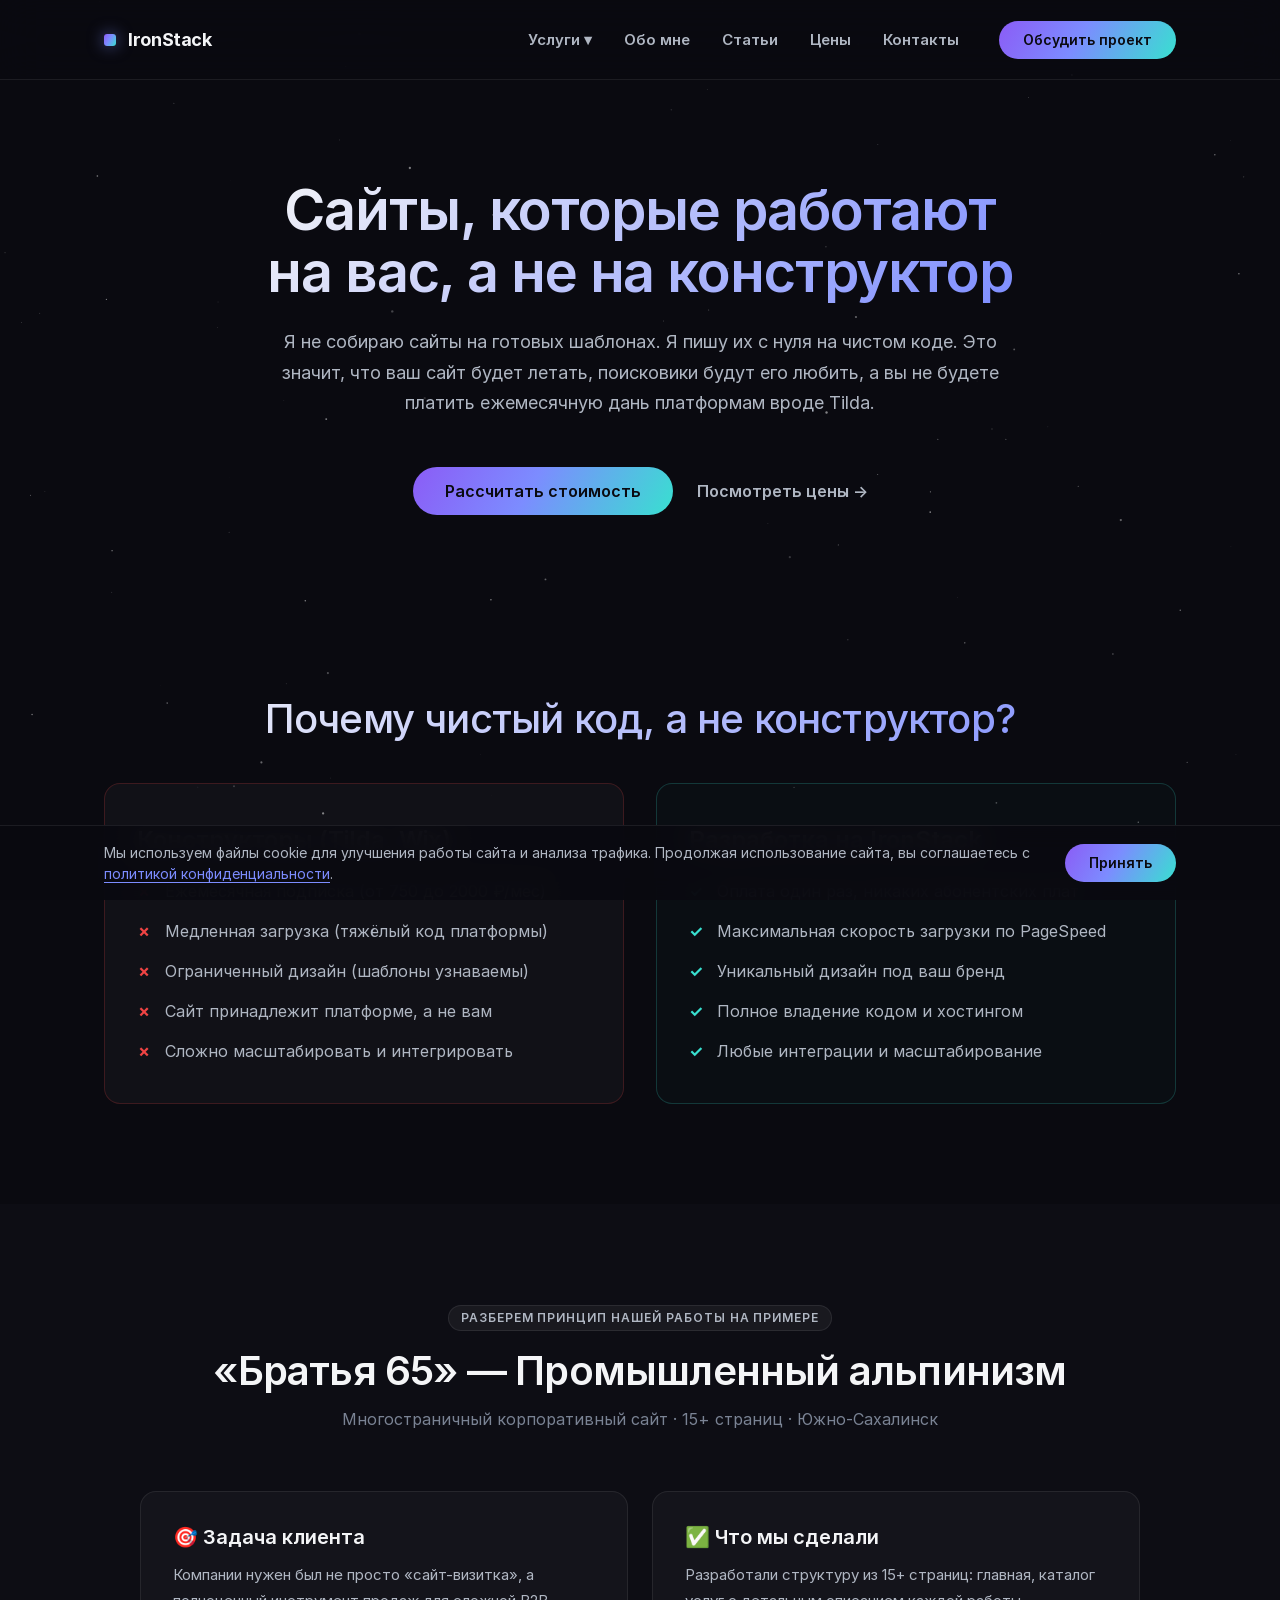
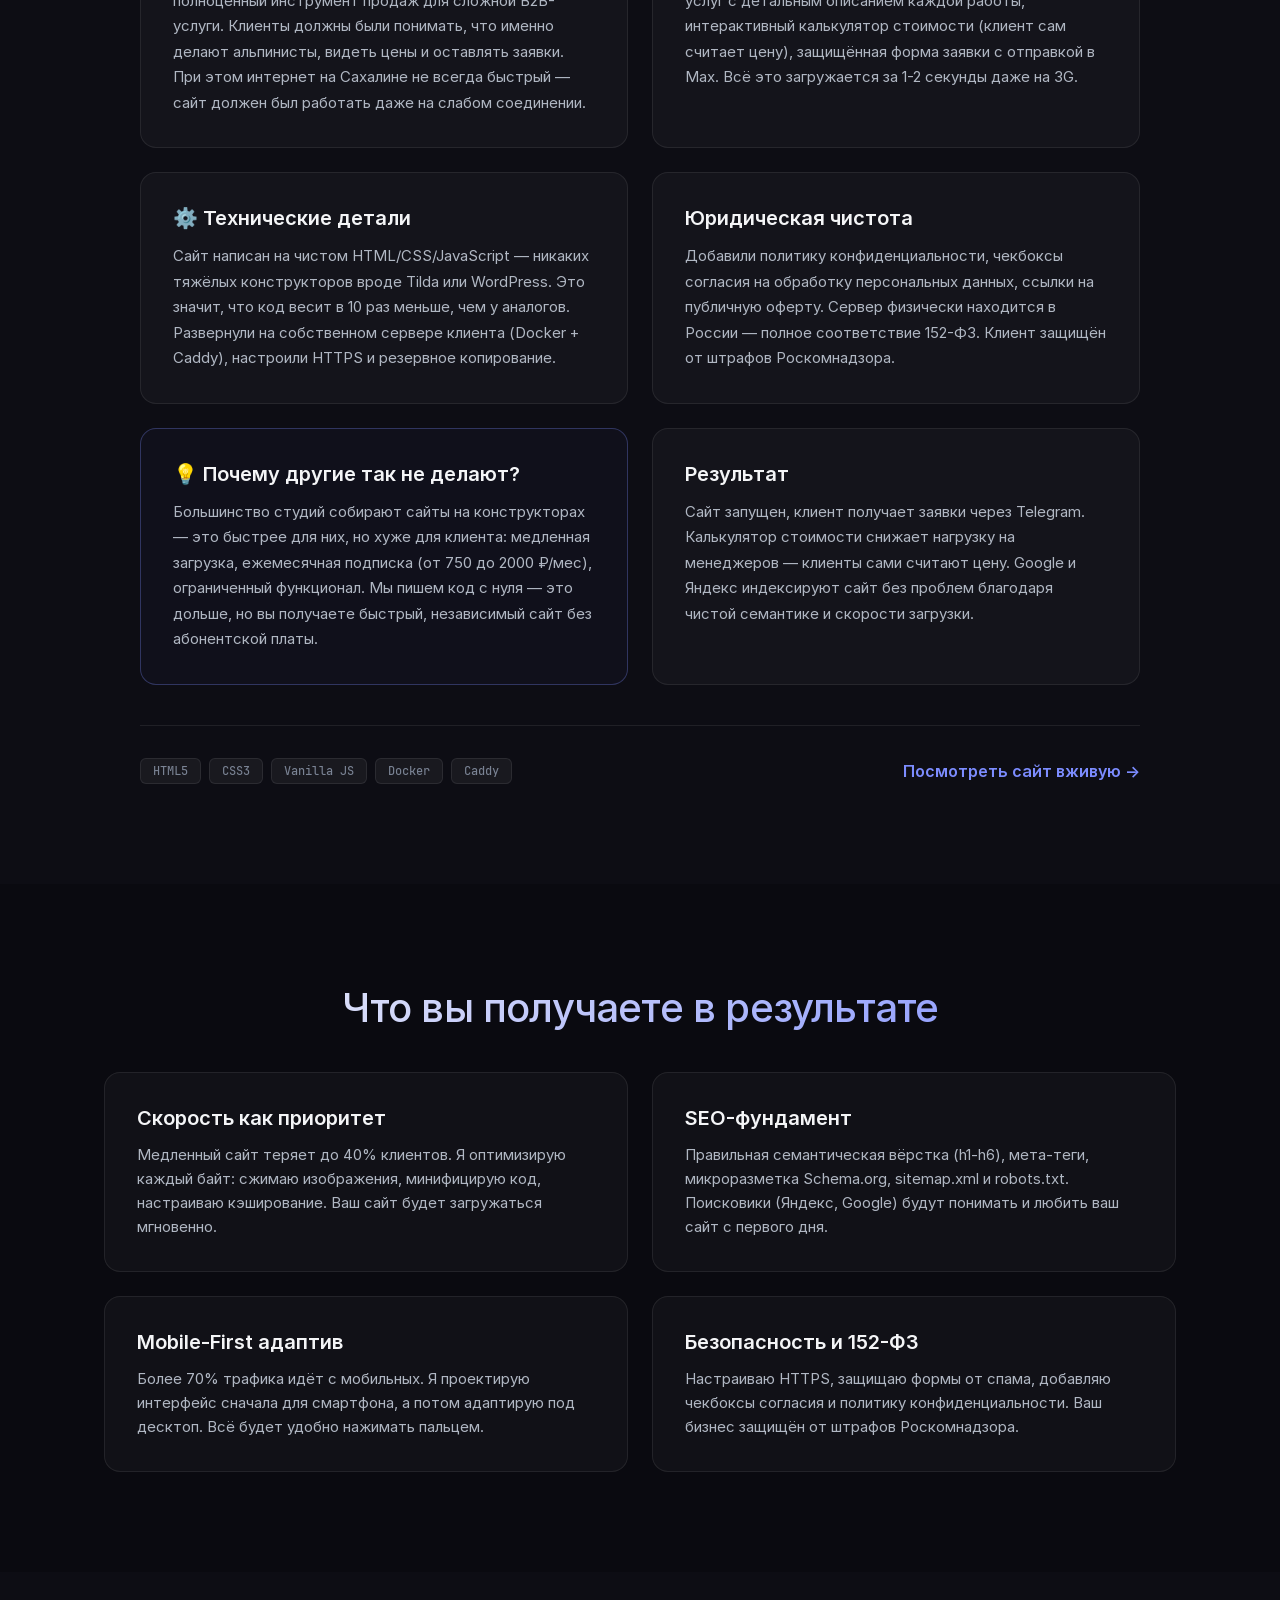
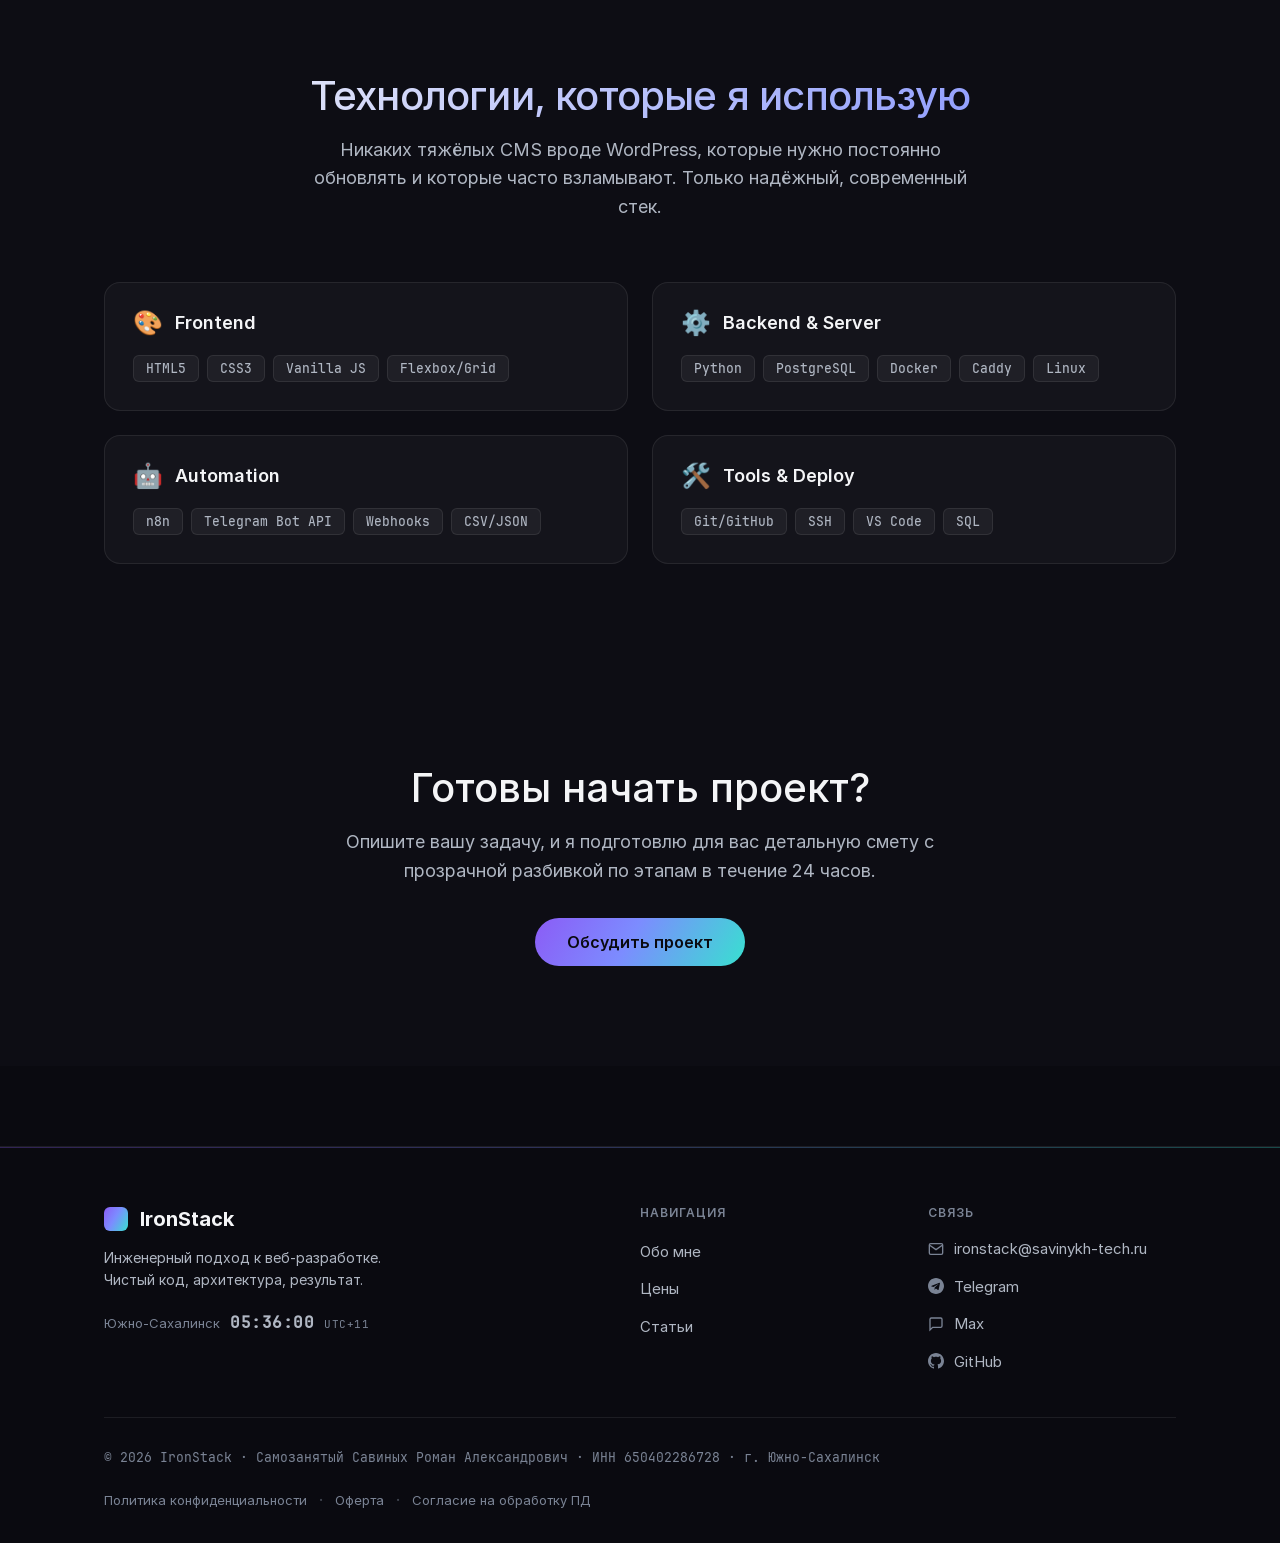
<file: web-dev.html>
<!doctype html>
<html lang="ru">
  <head>
    <meta charset="UTF-8" />
    <meta name="viewport" content="width=device-width, initial-scale=1" />
    <title>Разработка сайтов под ключ — IronStack</title>
    <meta
      name="description"
      content="Создание сайтов на чистом коде без конструкторов. Лендинги, корпоративные сайты, интернет-магазины. Скорость 100/100, SEO-оптимизация, полная передача прав."
    />
    <meta name="theme-color" content="#0A0A10" />
    <link rel="canonical" href="https://savinykh-tech.ru/web-dev.html" />

    <meta property="og:type" content="website" />
    <meta property="og:url" content="https://savinykh-tech.ru/web-dev.html" />
    <meta
      property="og:title"
      content="Разработка сайтов под ключ — IronStack"
    />
    <meta
      property="og:description"
      content="Чистый код, архитектура, результат. Работаю напрямую, без посредников."
    />
    <meta property="og:image" content="https://savinykh-tech.ru/og.jpg" />
    <meta property="og:site_name" content="IronStack" />

    <link rel="icon" type="image/svg+xml" href="favicon.svg" />
    <link rel="stylesheet" href="css/variables.css" />
    <link rel="stylesheet" href="css/reset.css" />
    <link rel="stylesheet" href="css/base.css" />
    <link rel="stylesheet" href="css/header.css" />
    <link rel="stylesheet" href="css/footer.css" />
    <link rel="stylesheet" href="css/cosmos.css" />
    <link rel="stylesheet" href="css/home.css" />
    <link rel="stylesheet" href="css/web-dev.css" />
  </head>
  <body>
    <canvas id="cosmos-canvas" aria-hidden="true"></canvas>

    <header class="header">
      <div class="container header__inner">
        <a href="/" class="header__logo">
          <span class="header__logo-icon"></span>
          IronStack
        </a>
        <nav class="header__nav">
          <ul class="header__list">
            <li class="header__dropdown">
              <a href="#" class="header__link">Услуги ▾</a>
              <ul class="header__dropdown-menu">
                <li>
                  <a
                    href="web-dev.html"
                    class="header__dropdown-link header__link--active"
                    >Сайты под ключ</a
                  >
                </li>
                <li>
                  <a href="automation.html" class="header__dropdown-link"
                    >Автоматизация бизнеса</a
                  >
                </li>
              </ul>
            </li>
            <li><a href="about.html" class="header__link">Обо мне</a></li>

            <li><a href="journal.html" class="header__link">Статьи</a></li>
            <li><a href="pricing.html" class="header__link">Цены</a></li>
            <li><a href="/#contact" class="header__link">Контакты</a></li>
          </ul>
          <a href="/#contact" class="header__cta">Обсудить проект</a>
        </nav>
      </div>
    </header>

    <main class="webdev-page">
      <!-- Hero -->
      <section class="webdev-hero">
        <div class="container">
          <h1>Сайты, которые работают<br />на вас, а не на конструктор</h1>
          <p class="webdev-hero__text">
            Я не собираю сайты на готовых шаблонах. Я пишу их с нуля на чистом
            коде. Это значит, что ваш сайт будет летать, поисковики будут его
            любить, а вы не будете платить ежемесячную дань платформам вроде
            Tilda.
          </p>
          <div class="webdev-hero__actions">
            <a href="/#contact" class="hero__cta">Рассчитать стоимость</a>
            <a href="pricing.html" class="webdev-hero__link"
              >Посмотреть цены →</a
            >
          </div>
        </div>
      </section>

      <!-- Tilda vs Custom Code -->
      <section class="webdev-section">
        <div class="container">
          <h2 class="section-title">Почему чистый код, а не конструктор?</h2>
          <div class="comparison-grid">
            <article class="compare-card compare-card--bad">
              <h3>Конструкторы (Tilda, Wix)</h3>
              <ul class="compare-list">
                <li>Ежемесячная подписка (от 750 до 2000 ₽/мес)</li>
                <li>Медленная загрузка (тяжёлый код платформы)</li>
                <li>Ограниченный дизайн (шаблоны узнаваемы)</li>
                <li>Сайт принадлежит платформе, а не вам</li>
                <li>Сложно масштабировать и интегрировать</li>
              </ul>
            </article>
            <article class="compare-card compare-card--good">
              <h3>Разработка на IronStack</h3>
              <ul class="compare-list">
                <li>Оплата один раз, никаких абонентских плат</li>
                <li>Максимальная скорость загрузки по PageSpeed</li>
                <li>Уникальный дизайн под ваш бренд</li>
                <li>Полное владение кодом и хостингом</li>
                <li>Любые интеграции и масштабирование</li>
              </ul>
            </article>
          </div>
        </div>
      </section>

      <!-- Case Study: Братья 65 -->
      <section class="webdev-section section--alt">
        <div class="container">
          <div class="case-study">
            <div class="case-study__header">
              <span class="case-study__tag"
                >Разберем принцип нашей работы на примере</span
              >
              <h2>«Братья 65» — Промышленный альпинизм</h2>
              <p class="case-study__subtitle">
                Многостраничный корпоративный сайт · 15+ страниц ·
                Южно-Сахалинск
              </p>
            </div>

            <div class="case-study__grid">
              <!-- Задача -->
              <div class="case-block">
                <h3>🎯 Задача клиента</h3>
                <p>
                  Компании нужен был не просто «сайт-визитка», а полноценный
                  инструмент продаж для сложной B2B-услуги. Клиенты должны были
                  понимать, что именно делают альпинисты, видеть цены и
                  оставлять заявки. При этом интернет на Сахалине не всегда
                  быстрый — сайт должен был работать даже на слабом соединении.
                </p>
              </div>

              <!-- Решение -->
              <div class="case-block">
                <h3>✅ Что мы сделали</h3>
                <p>
                  Разработали структуру из 15+ страниц: главная, каталог услуг с
                  детальным описанием каждой работы, интерактивный калькулятор
                  стоимости (клиент сам считает цену), защищённая форма заявки с
                  отправкой в Max. Всё это загружается за 1-2 секунды даже на
                  3G.
                </p>
              </div>

              <!-- Технические детали -->
              <div class="case-block">
                <h3>⚙️ Технические детали</h3>
                <p>
                  Сайт написан на чистом HTML/CSS/JavaScript — никаких тяжёлых
                  конструкторов вроде Tilda или WordPress. Это значит, что код
                  весит в 10 раз меньше, чем у аналогов. Развернули на
                  собственном сервере клиента (Docker + Caddy), настроили HTTPS
                  и резервное копирование.
                </p>
              </div>

              <!-- Юридическая чистота -->
              <div class="case-block">
                <h3>Юридическая чистота</h3>
                <p>
                  Добавили политику конфиденциальности, чекбоксы согласия на
                  обработку персональных данных, ссылки на публичную оферту.
                  Сервер физически находится в России — полное соответствие
                  152-ФЗ. Клиент защищён от штрафов Роскомнадзора.
                </p>
              </div>

              <!-- Почему другие так не делают -->
              <div class="case-block case-block--highlight">
                <h3>💡 Почему другие так не делают?</h3>
                <p>
                  Большинство студий собирают сайты на конструкторах — это
                  быстрее для них, но хуже для клиента: медленная загрузка,
                  ежемесячная подписка (от 750 до 2000 ₽/мес), ограниченный
                  функционал. Мы пишем код с нуля — это дольше, но вы получаете
                  быстрый, независимый сайт без абонентской платы.
                </p>
              </div>

              <!-- Результат -->
              <div class="case-block">
                <h3>Результат</h3>
                <p>
                  Сайт запущен, клиент получает заявки через Telegram.
                  Калькулятор стоимости снижает нагрузку на менеджеров — клиенты
                  сами считают цену. Google и Яндекс индексируют сайт без
                  проблем благодаря чистой семантике и скорости загрузки.
                </p>
              </div>
            </div>

            <div class="case-study__footer">
              <div class="case-study__stack">
                <span>HTML5</span>
                <span>CSS3</span>
                <span>Vanilla JS</span>
                <span>Docker</span>
                <span>Caddy</span>
              </div>
              <a
                href="https://alp65-brothers.ru"
                target="_blank"
                rel="noopener noreferrer"
                class="case-study__link"
                >Посмотреть сайт вживую →</a
              >
            </div>
          </div>
        </div>
      </section>

      <!-- What you get -->
      <section class="webdev-section">
        <div class="container">
          <h2 class="section-title">Что вы получаете в результате</h2>
          <div class="features-grid">
            <article class="feature-card">
              <h3>Скорость как приоритет</h3>
              <p>
                Медленный сайт теряет до 40% клиентов. Я оптимизирую каждый
                байт: сжимаю изображения, минифицирую код, настраиваю
                кэширование. Ваш сайт будет загружаться мгновенно.
              </p>
            </article>
            <article class="feature-card">
              <h3>SEO-фундамент</h3>
              <p>
                Правильная семантическая вёрстка (h1-h6), мета-теги,
                микроразметка Schema.org, sitemap.xml и robots.txt. Поисковики
                (Яндекс, Google) будут понимать и любить ваш сайт с первого дня.
              </p>
            </article>
            <article class="feature-card">
              <h3>Mobile-First адаптив</h3>
              <p>
                Более 70% трафика идёт с мобильных. Я проектирую интерфейс
                сначала для смартфона, а потом адаптирую под десктоп. Всё будет
                удобно нажимать пальцем.
              </p>
            </article>
            <article class="feature-card">
              <h3>Безопасность и 152-ФЗ</h3>
              <p>
                Настраиваю HTTPS, защищаю формы от спама, добавляю чекбоксы
                согласия и политику конфиденциальности. Ваш бизнес защищён от
                штрафов Роскомнадзора.
              </p>
            </article>
          </div>
        </div>
      </section>

      <!-- Tech Stack -->

      <section class="webdev-section section--alt">
        <div class="container">
          <h2 class="section-title">Технологии, которые я использую</h2>
          <p class="section-subtitle">
            Никаких тяжёлых CMS вроде WordPress, которые нужно постоянно
            обновлять и которые часто взламывают. Только надёжный, современный
            стек.
          </p>
          <div class="stack-showcase">
            <div class="stack-item">
              <div class="stack-item__header">
                <span class="stack-item__icon">🎨</span>
                <h3>Frontend</h3>
              </div>
              <div class="stack-tags">
                <span>HTML5</span>
                <span>CSS3</span>
                <span>Vanilla JS</span>
                <span>Flexbox/Grid</span>
              </div>
            </div>

            <div class="stack-item">
              <div class="stack-item__header">
                <span class="stack-item__icon">️⚙️</span>
                <h3>Backend & Server</h3>
              </div>
              <div class="stack-tags">
                <span>Python</span>
                <span>PostgreSQL</span>
                <span>Docker</span>
                <span>Caddy</span>
                <span>Linux</span>
              </div>
            </div>

            <div class="stack-item">
              <div class="stack-item__header">
                <span class="stack-item__icon">🤖</span>
                <h3>Automation</h3>
              </div>
              <div class="stack-tags">
                <span>n8n</span>
                <span>Telegram Bot API</span>
                <span>Webhooks</span>
                <span>CSV/JSON</span>
              </div>
            </div>

            <div class="stack-item">
              <div class="stack-item__header">
                <span class="stack-item__icon">️🛠️</span>
                <h3>Tools & Deploy</h3>
              </div>
              <div class="stack-tags">
                <span>Git/GitHub</span>
                <span>SSH</span>
                <span>VS Code</span>
                <span>SQL</span>
              </div>
            </div>
          </div>
        </div>
      </section>

      <!-- CTA -->
      <section class="webdev-cta section--alt">
        <div class="container">
          <h2>Готовы начать проект?</h2>
          <p>
            Опишите вашу задачу, и я подготовлю для вас детальную смету с
            прозрачной разбивкой по этапам в течение 24 часов.
          </p>
          <a href="/#contact" class="hero__cta">Обсудить проект</a>
        </div>
      </section>
    </main>

    <footer class="footer">
      <!-- Градиентная линия сверху -->
      <div class="footer__accent-line"></div>

      <div class="container">
        <div class="footer__grid">
          <!-- Колонка 1: Логотип, описание, часы -->
          <div class="footer__brand">
            <a href="/" class="footer__logo">
              <span class="footer__logo-icon"></span>
              IronStack
            </a>
            <p class="footer__tagline">
              Инженерный подход к веб-разработке.<br />
              Чистый код, архитектура, результат.
            </p>

            <div class="footer__location">
              <div class="footer__location-info">
                <span class="footer__location-city">Южно-Сахалинск</span>
                <span class="footer__location-time" id="sakhalin-time"
                  >--:--</span
                >
                <span class="footer__location-tz">UTC+11</span>
              </div>
            </div>
          </div>

          <!-- Колонка 2: Навигация -->
          <div class="footer__column">
            <h4 class="footer__column-title">Навигация</h4>
            <ul class="footer__list">
              <li><a href="about.html" class="footer__link">Обо мне</a></li>
              <li><a href="pricing.html" class="footer__link">Цены</a></li>
              <li><a href="journal.html" class="footer__link">Статьи</a></li>
            </ul>
          </div>

          <!-- Колонка 3: Связь -->
          <div class="footer__column">
            <h4 class="footer__column-title">Связь</h4>
            <ul class="footer__list">
              <li>
                <a
                  href="mailto:ironstack@savinykh-tech.ru"
                  class="footer__link footer__link--icon"
                >
                  <svg
                    class="footer__link-icon"
                    width="16"
                    height="16"
                    viewBox="0 0 24 24"
                    fill="none"
                    stroke="currentColor"
                    stroke-width="2"
                  >
                    <path
                      d="M4 4h16c1.1 0 2 .9 2 2v12c0 1.1-.9 2-2 2H4c-1.1 0-2-.9-2-2V6c0-1.1.9-2 2-2z"
                    ></path>
                    <polyline points="22,6 12,13 2,6"></polyline>
                  </svg>
                  ironstack@savinykh-tech.ru
                </a>
              </li>
              <li>
                <a
                  href="https://t.me/Sav_Roman"
                  target="_blank"
                  rel="noopener noreferrer"
                  class="footer__link footer__link--icon"
                >
                  <svg
                    class="footer__link-icon"
                    width="16"
                    height="16"
                    viewBox="0 0 24 24"
                    fill="currentColor"
                  >
                    <path
                      d="M12 0C5.373 0 0 5.373 0 12s5.373 12 12 12 12-5.373 12-12S18.627 0 12 0zm5.894 8.221l-1.97 9.28c-.145.658-.537.818-1.084.508l-3-2.21-1.446 1.394c-.14.18-.357.295-.6.295-.002 0-.003 0-.005 0l.213-3.054 5.56-5.022c.24-.213-.054-.334-.373-.121l-6.869 4.326-2.96-.924c-.64-.203-.658-.64.135-.954l11.566-4.458c.538-.196 1.006.128.832.94z"
                    />
                  </svg>
                  Telegram
                </a>
              </li>
              <li>
                <a
                  href="https://web.max.ru"
                  target="_blank"
                  rel="noopener noreferrer"
                  class="footer__link footer__link--icon"
                >
                  <svg
                    class="footer__link-icon"
                    width="16"
                    height="16"
                    viewBox="0 0 24 24"
                    fill="none"
                    stroke="currentColor"
                    stroke-width="2"
                  >
                    <path
                      d="M21 15a2 2 0 0 1-2 2H7l-4 4V5a2 2 0 0 1 2-2h14a2 2 0 0 1 2 2z"
                    ></path>
                  </svg>
                  Max
                </a>
              </li>
              <li>
                <a
                  href="https://github.com/твой_ник"
                  target="_blank"
                  rel="noopener noreferrer"
                  class="footer__link footer__link--icon"
                >
                  <svg
                    class="footer__link-icon"
                    width="16"
                    height="16"
                    viewBox="0 0 24 24"
                    fill="currentColor"
                  >
                    <path
                      d="M12 0c-6.626 0-12 5.373-12 12 0 5.302 3.438 9.8 8.207 11.387.599.111.793-.261.793-.577v-2.234c-3.338.726-4.033-1.416-4.033-1.416-.546-1.387-1.333-1.756-1.333-1.756-1.089-.745.083-.729.083-.729 1.205.084 1.839 1.237 1.839 1.237 1.07 1.834 2.807 1.304 3.492.997.107-.775.418-1.305.762-1.604-2.665-.305-5.467-1.334-5.467-5.931 0-1.311.469-2.381 1.236-3.221-.124-.303-.535-1.524.117-3.176 0 0 1.008-.322 3.301 1.23.957-.266 1.983-.399 3.003-.404 1.02.005 2.047.138 3.006.404 2.291-1.552 3.297-1.23 3.297-1.23.653 1.653.242 2.874.118 3.176.77.84 1.235 1.911 1.235 3.221 0 4.609-2.807 5.624-5.479 5.921.43.372.823 1.102.823 2.222v3.293c0 .319.192.694.801.576 4.765-1.589 8.199-6.086 8.199-11.386 0-6.627-5.373-12-12-12z"
                    />
                  </svg>
                  GitHub
                </a>
              </li>
            </ul>
          </div>
        </div>

        <!-- Разделитель -->
        <div class="footer__divider"></div>

        <!-- Нижняя строка: Копирайт и юридические ссылки -->
        <div class="footer__bottom">
          <div class="footer__copyright">
            © 2026 IronStack · Самозанятый Савиных Роман Александрович · ИНН
            650402286728 · г. Южно-Сахалинск
          </div>
          <div class="footer__legal">
            <a href="privacy-policy.html" class="footer__legal-link"
              >Политика конфиденциальности</a
            >
            <span class="footer__separator">·</span>
            <a href="oferta.html" class="footer__legal-link">Оферта</a>
            <span class="footer__separator">·</span>
            <a href="pd-consent.html" class="footer__legal-link"
              >Согласие на обработку ПД</a
            >
          </div>
        </div>
      </div>
    </footer>

    <script src="js/cosmos.js" defer></script>
    <script src="js/cookie-banner.js" defer></script>
    <script src="js/main.js" defer></script>
    <script src="js/footer.js" defer></script>
  </body>
</html>
</file>
<file: css/variables.css>
:root {
    /* Шрифты */
    --font-sans: 'Inter', -apple-system, BlinkMacSystemFont, 'Segoe UI', sans-serif;
    --font-mono: 'JetBrains Mono', ui-monospace, SFMono-Regular, monospace;

    /* Цвета: глубокий графитовый/синий (премиум минимализм) */
    --bg-base: #0A0A10;
    --bg-card: rgba(255, 255, 255, 0.03);
    --bg-card-hover: rgba(255, 255, 255, 0.06);
    --bg-section-alt: #0D0D14;

    --text-primary: #F4F5F7;
    --text-secondary: #B0B7C3;
    --text-dim: #7A8394;

    --border-color: rgba(255, 255, 255, 0.08);

    /* Акценты */
    --accent-1: #8B5CF6;
    --accent-2: #7C8CFF;
    --accent-3: #38E0D0;
    --gradient-main: linear-gradient(120deg, var(--accent-1) 0%, var(--accent-2) 45%, var(--accent-3) 100%);

    /* Размеры */
    --container-width: 1200px;
    --header-height: 80px;
    --radius-sm: 8px;
    --radius-md: 16px;
    --radius-lg: 24px;
}
</file>
<file: css/base.css>
@font-face {
    font-family: 'Inter';
    font-style: normal;
    font-weight: 400;
    font-display: swap;
    src: url('../fonts/Inter-Regular.woff2') format('woff2');
}

@font-face {
    font-family: 'Inter';
    font-style: normal;
    font-weight: 500;
    font-display: swap;
    src: url('../fonts/Inter-Medium.woff2') format('woff2');
}

@font-face {
    font-family: 'Inter';
    font-style: normal;
    font-weight: 600;
    font-display: swap;
    src: url('../fonts/Inter-SemiBold.woff2') format('woff2');
}

@font-face {
    font-family: 'Inter';
    font-style: normal;
    font-weight: 700;
    font-display: swap;
    src: url('../fonts/Inter-Bold.woff2') format('woff2');
}

@font-face {
    font-family: 'JetBrains Mono';
    font-style: normal;
    font-weight: 400;
    font-display: swap;
    src: url('../fonts/JetBrainsMono-Regular.woff2') format('woff2');
}

@font-face {
    font-family: 'JetBrains Mono';
    font-style: normal;
    font-weight: 500;
    font-display: swap;
    src: url('../fonts/JetBrainsMono-Medium.woff2') format('woff2');
}

/* Убираем импорт Google Fonts */
/* @import url('https://fonts.googleapis.com/css2?family=Inter...'); */

body {
    background-color: var(--bg-base);
    color: var(--text-primary);
    font-family: var(--font-sans);
    font-size: 16px;
    line-height: 1.6;
    overflow-x: hidden;
    position: relative;
}
    

.container {
    max-width: var(--container-width);
    margin: 0 auto;
    padding: 0 clamp(24px, 5vw, 64px);
    position: relative;
    z-index: 10;
}

.grad-text {
    background: var(--gradient-main);
    -webkit-background-clip: text;
    background-clip: text;
    color: transparent;
}

@media (prefers-reduced-motion: reduce) {
    html {
        scroll-behavior: auto;
    }

    * {
        animation-duration: 0.001ms !important;
        animation-iteration-count: 1 !important;
        transition-duration: 0.001ms !important;
    }
}

::selection {
    background: var(--accent-2);
    color: var(--bg-base);
}
</file>
<file: css/header.css>
.header {
    position: fixed;
    top: 0;
    left: 0;
    right: 0;
    height: var(--header-height);
    z-index: 100;
    background: rgba(10, 10, 16, 0.75);
    backdrop-filter: blur(20px);
    -webkit-backdrop-filter: blur(20px);
    border-bottom: 1px solid var(--border-color);
}

.header__inner {
    display: flex;
    justify-content: space-between;
    align-items: center;
    height: 100%;
}

.header__logo {
    display: flex;
    align-items: center;
    gap: 12px;
    font: 700 18px/1 var(--font-sans);
    letter-spacing: -0.02em;
    color: var(--text-primary);
}

.header__logo-icon {
    width: 12px;
    height: 12px;
    border-radius: 3px;
    background: var(--gradient-main);
    box-shadow: 0 0 16px rgba(124, 140, 255, 0.6);
}

.header__nav {
    display: flex;
    align-items: center;
    gap: 40px;
}

.header__list {
    display: flex;
    gap: 32px;
}

.header__link {
    position: relative;
    color: var(--text-secondary);
    font: 600 15px/1 var(--font-sans);
    padding: 8px 0;
    transition: color 0.3s ease;
}

.header__link::after {
    content: '';
    position: absolute;
    bottom: 0;
    left: 0;
    width: 0;
    height: 2px;
    background: var(--gradient-main);
    transition: width 0.3s cubic-bezier(0.4, 0, 0.2, 1);
}

.header__link:hover {
    color: var(--text-primary);
}

.header__link:hover::after {
    width: 100%;
}

/* Выпадающее меню */
.header__dropdown {
    position: relative;
}

.header__dropdown-menu {
    position: absolute;
    top: 100%;
    left: 0;
    transform: translateY(10px);
    background: var(--bg-base);
    border: 1px solid var(--border-color);
    border-radius: var(--radius-sm);
    padding: 8px;
    min-width: 240px;
    opacity: 0;
    visibility: hidden;
    transition: all 0.25s cubic-bezier(0.4, 0, 0.2, 1);
    box-shadow: 0 20px 40px rgba(0, 0, 0, 0.5);
}

.header__dropdown:hover .header__dropdown-menu {
    opacity: 1;
    visibility: visible;
    transform: translateY(0);
}

.header__dropdown-link {
    display: block;
    padding: 12px 16px;
    color: var(--text-secondary);
    font-size: 14px;
    border-radius: 6px;
    transition: all 0.2s;
}

.header__dropdown-link:hover {
    background: var(--bg-card-hover);
    color: var(--text-primary);
}

.header__cta {
    font: 600 14px/1 var(--font-sans);
    color: var(--bg-base);
    background: var(--gradient-main);
    padding: 12px 24px;
    border-radius: 999px;
    transition: transform 0.2s, box-shadow 0.2s;
}

.header__cta:hover {
    transform: translateY(-2px);
    box-shadow: 0 10px 30px rgba(124, 140, 255, 0.35);
}

/* ===== Кнопка переключения темы ===== */
.theme-toggle {
    background: rgba(255, 255, 255, 0.05);
    border: 1px solid var(--border-color);
    border-radius: 50%;
    width: 40px;
    height: 40px;
    display: flex;
    align-items: center;
    justify-content: center;
    cursor: pointer;
    transition: all 0.3s ease;
    padding: 0;
    flex-shrink: 0;
}

.theme-toggle:hover {
    background: rgba(255, 255, 255, 0.1);
    transform: rotate(20deg) scale(1.05);
}

.theme-toggle:active {
    transform: rotate(0deg) scale(0.95);
}

.theme-toggle__icon {
    font-size: 18px;
    line-height: 1;
    transition: transform 0.3s ease;
}

/* Адаптация под светлую тему */
[data-theme="light"] .theme-toggle {
    background: rgba(0, 0, 0, 0.05);
}

[data-theme="light"] .theme-toggle:hover {
    background: rgba(0, 0, 0, 0.1);
}

@media (max-width: 980px) {
    .header__nav {
        display: none;
    }

    /* Бургер добавим позже */
}
</file>
<file: css/footer.css>
/* ============================================
   ФУТЕР — единый блок, без дублей
   ============================================ */
.footer {
    background: var(--bg-base);
    padding: 60px 0 30px;
    position: relative;
    margin-top: 80px;
    border-top: 1px solid var(--border-color);
}

.footer__accent-line {
    position: absolute;
    top: 0;
    left: 0;
    right: 0;
    height: 1px;
    background: var(--gradient-main);
    opacity: 0.3;
}

.footer__grid {
    display: grid;
    grid-template-columns: 1.5fr 1fr;
    gap: 60px;
    margin-bottom: 40px;
    align-items: end;
    /* Выравнивание по нижнему краю */
}

.footer__brand {
    max-width: 400px;
}

.footer__logo {
    display: inline-flex;
    align-items: center;
    gap: 12px;
    font: 700 20px/1 var(--font-sans);
    color: var(--text-primary);
    text-decoration: none;
    margin-bottom: 16px;
}

.footer__logo-icon {
    width: 24px;
    height: 24px;
    background: var(--gradient-main);
    border-radius: 6px;
}

.footer__tagline {
    font: 400 14px/1.6 var(--font-sans);
    color: var(--text-secondary);
    margin: 0;
}

.footer__links {
    display: flex;
    gap: 60px;
}

.footer__column-title {
    font: 600 13px/1 var(--font-sans);
    color: var(--text-dim);
    text-transform: uppercase;
    letter-spacing: 1px;
    margin: 0 0 20px 0;
}

.footer__list {
    list-style: none;
    padding: 0;
    margin: 0;
    display: flex;
    flex-direction: column;
    gap: 12px;
}

.footer__link {
    font: 400 15px/1 var(--font-sans);
    color: var(--text-secondary);
    text-decoration: none;
    transition: color 0.2s ease;
}

.footer__link:hover {
    color: var(--text-primary);
}

.footer__divider {
    height: 1px;
    background: var(--border-color);
    margin: 30px 0;
}

.footer__bottom {
    display: flex;
    justify-content: space-between;
    align-items: center;
    flex-wrap: wrap;
    gap: 20px;
}

.footer__copyright {
    font: 400 13px/1.5 var(--font-mono);
    color: var(--text-dim);
}

.footer__legal {
    display: flex;
    align-items: center;
    gap: 12px;
    flex-wrap: wrap;
}

.footer__legal-link {
    font: 400 13px/1 var(--font-sans);
    color: var(--text-dim);
    text-decoration: none;
    transition: color 0.2s ease;
}

.footer__legal-link:hover {
    color: var(--text-secondary);
}

.footer__separator {
    color: var(--text-dim);
    opacity: 0.5;
}

@media (max-width: 768px) {
    .footer {
        padding: 40px 0 20px;
    }

    .footer__grid {
        grid-template-columns: 1fr;
        gap: 40px;
    }

    .footer__links {
        flex-direction: column;
        gap: 30px;
    }

    .footer__bottom {
        flex-direction: column;
        align-items: flex-start;
    }

    .footer__legal {
        flex-direction: column;
        align-items: flex-start;
        gap: 8px;
    }

    .footer__separator {
        display: none;
    }
}



/* ============================================
   КОСМИЧЕСКИЕ ЧАСЫ И ИКОНКИ В ФУТЕРЕ
   ============================================ */

/* Часы с неоновым свечением */
/* Локация и время — в одну линию, прижато к низу */
/* ============================================
   ФУТЕР — ФИНАЛЬНАЯ ВЕРСИЯ
   ============================================ */

.footer {
    background: var(--bg-base);
    padding: 60px 0 30px;
    position: relative;
    margin-top: 80px;
    border-top: 1px solid var(--border-color);
}

.footer__accent-line {
    position: absolute;
    top: 0;
    left: 0;
    right: 0;
    height: 1px;
    background: var(--gradient-main);
    opacity: 0.3;
}

/* ТРИ КОЛОНКИ: Лого + Навигация + Связь */
.footer__grid {
    display: grid;
    grid-template-columns: 2fr 1fr 1fr;
    gap: 40px;
    margin-bottom: 40px;
    align-items: start;
    /* Выравнивание по верху */
}

.footer__brand {
    max-width: 400px;
}

.footer__logo {
    display: inline-flex;
    align-items: center;
    gap: 12px;
    font: 700 20px/1 var(--font-sans);
    color: var(--text-primary);
    text-decoration: none;
    margin-bottom: 16px;
}

.footer__logo-icon {
    width: 24px;
    height: 24px;
    background: var(--gradient-main);
    border-radius: 6px;
}

.footer__tagline {
    font: 400 14px/1.6 var(--font-sans);
    color: var(--text-secondary);
    margin: 0;
}

/* Колонки навигации и связи */
.footer__column-title {
    font: 600 12px/1 var(--font-sans);
    color: var(--text-dim);
    text-transform: uppercase;
    letter-spacing: 1px;
    margin: 0 0 20px 0;
}

.footer__list {
    list-style: none;
    padding: 0;
    margin: 0;
    display: flex;
    flex-direction: column;
    gap: 12px;
}

.footer__link {
    font: 400 15px/1 var(--font-sans);
    color: var(--text-secondary);
    text-decoration: none;
    transition: color 0.2s ease;
}

.footer__link:hover {
    color: var(--text-primary);
}

/* Иконки в ссылках */
.footer__link--icon {
    display: inline-flex;
    align-items: center;
    gap: 10px;
}

.footer__link-icon {
    color: var(--text-dim);
    flex-shrink: 0;
    transition: color 0.25s ease, transform 0.25s ease;
}

.footer__link--icon:hover .footer__link-icon {
    color: var(--accent-1);
    transform: translateX(3px);
}

.footer__link--icon:hover {
    color: var(--text-primary);
}

/* Часы — приглушённые, не перетягивают внимание */
.footer__location {
    margin-top: 24px;
}

.footer__location-info {
    display: flex;
    flex-direction: row;
    align-items: baseline;
    gap: 10px;
}

.footer__location-city {
    font: 400 13px/1 var(--font-sans);
    color: var(--text-dim);
}

.footer__location-time {
    font: 600 16px/1 var(--font-mono);
    color: var(--text-secondary);
    /* Приглушённый серый вместо градиента */
    letter-spacing: 0.5px;
}

.footer__location-tz {
    font: 400 11px/1 var(--font-mono);
    color: var(--text-dim);
    text-transform: uppercase;
    letter-spacing: 0.5px;
}

/* Разделитель */
.footer__divider {
    height: 1px;
    background: var(--border-color);
    margin: 30px 0;
}

/* Нижняя строка */
.footer__bottom {
    display: flex;
    justify-content: space-between;
    align-items: center;
    flex-wrap: wrap;
    gap: 20px;
}

.footer__copyright {
    font: 400 13px/1.5 var(--font-mono);
    color: var(--text-dim);
}

.footer__legal {
    display: flex;
    align-items: center;
    gap: 12px;
    flex-wrap: wrap;
}

.footer__legal-link {
    font: 400 13px/1 var(--font-sans);
    color: var(--text-dim);
    text-decoration: none;
    transition: color 0.2s ease;
}

.footer__legal-link:hover {
    color: var(--text-secondary);
}

.footer__separator {
    color: var(--text-dim);
    opacity: 0.5;
}

/* Адаптивность */
@media (max-width: 768px) {
    .footer {
        padding: 40px 0 20px;
    }

    .footer__grid {
        grid-template-columns: 1fr;
        gap: 30px;
    }

    .footer__bottom {
        flex-direction: column;
        align-items: flex-start;
    }

    .footer__legal {
        flex-direction: column;
        align-items: flex-start;
        gap: 8px;
    }

    .footer__separator {
        display: none;
    }
}




/* Выравнивание иконок в ссылках */
.footer__link--icon {
    display: inline-flex;
    align-items: center;
    gap: 10px;
}

/* Базовый стиль иконки */
.footer__link-icon {
    color: var(--text-dim);
    flex-shrink: 0;
    transition: color 0.3s ease, transform 0.3s ease;
}

/* Эффект при наведении на ссылку: иконка загорается и сдвигается */
.footer__link--icon:hover .footer__link-icon {
    color: #A78BFA;
    transform: translateX(3px);
}

/* При наведении на саму ссылку текст тоже становится ярче */
.footer__link--icon:hover {
    color: var(--text-primary);
}
</file>
<file: css/cosmos.css>
/* ===== CANVAS BACKGROUND ===== */
#cosmos-canvas {
    position: fixed;
    top: 0;
    left: 0;
    width: 100%;
    height: 100vh;
    z-index: -1;
    pointer-events: none;
}
</file>
<file: css/home.css>
/* Модификатор для чередования секций */
.section--alt {
    background: var(--bg-section-alt);
}

/* ===== ОБЩИЙ СТИЛЬ КАРТОЧЕК (focus-card) ===== */
.focus-card {
    background: var(--bg-card);
    border: 1px solid var(--border-color);
    border-radius: var(--radius-md);
    padding: 32px 28px;
    transition: all 0.3s ease;
    position: relative;
    overflow: hidden;
    display: flex;
    flex-direction: column;
}

.focus-card::after {
    content: '';
    position: absolute;
    bottom: 0;
    left: 0;
    width: 0;
    height: 3px;
    background: var(--gradient-main);
    transition: width 0.4s cubic-bezier(0.4, 0, 0.2, 1);
}

.focus-card:hover {
    background: var(--bg-card-hover);
    border-color: rgba(255, 255, 255, 0.15);
    transform: translateY(-4px);
    box-shadow: 0 12px 32px rgba(0, 0, 0, 0.4);
}

.focus-card:hover::after {
    width: 100%;
}

.focus-card__icon {
    font-size: 18px;
    color: var(--accent-2);
    margin-bottom: 16px;
    display: block;
}

.focus-card h3 {
    font: 600 18px / 1.3 var(--font-sans);
    color: var(--text-primary);
    margin-bottom: 12px;
}

.focus-card p {
    font: 400 15px / 1.6 var(--font-sans);
    color: var(--text-secondary);
    margin: 0;
    flex-grow: 1;
}

/* ===== HERO SECTION ===== */
.hero {
    padding-top: 120px;
    padding-bottom: 80px;
    min-height: 85vh;
    /* Убрали grid отсюда, он теперь внутри .container */
}

/* Добавляем grid именно для внутреннего контейнера Hero */
.hero>.container {
    display: grid;
    grid-template-columns: 1.2fr 1fr;
    gap: 80px;
    align-items: center;
}

.hero__content {
    display: flex;
    flex-direction: column;
    justify-content: center;
}

.hero__title {
    font: 500 clamp(32px, 5vw, 56px) / 1.1 var(--font-sans);
    letter-spacing: -0.02em;
    margin-bottom: 24px;
    max-width: 14ch;
}

.hero__subtitle {
    font: 400 clamp(16px, 2vw, 20px) / 1.7 var(--font-sans);
    color: var(--text-secondary);
    max-width: 50ch;
    margin-bottom: 48px;
}

.hero__cta {
    font: 600 16px / 1 var(--font-sans);
    padding: 16px 32px;
    border-radius: 999px;
    color: var(--bg-base);
    background: var(--gradient-main);
    transition: all 0.3s ease;
    display: inline-block;
    width: fit-content;
}

.hero__cta:hover {
    transform: translateY(-3px);
    box-shadow: 0 12px 32px rgba(124, 140, 255, 0.35);
}

/* Hero Right - Focus Grid */
.hero__visual {
    justify-self: end;
}

.focus-grid {
    display: grid;
    grid-template-columns: 1fr;
    gap: 20px;
}

/* ===== PROCESS SECTION ===== */
.process {
    padding: 80px 0 120px;
}

.process__grid {
    display: grid;
    grid-template-columns: 1fr 1.2fr;
    gap: 80px;
    align-items: center;
}

.process__title {
    font: 500 clamp(32px, 4vw, 48px) / 1.2 var(--font-sans);
    letter-spacing: -0.02em;
    margin-bottom: 24px;
}

.process__subtitle {
    font: 400 18px / 1.6 var(--font-sans);
    color: var(--text-secondary);
    margin-bottom: 40px;
    max-width: 45ch;
}

.process__cta {
    font: 600 16px / 1 var(--font-sans);
    padding: 16px 32px;
    border-radius: 999px;
    color: var(--bg-base);
    background: var(--gradient-main);
    transition: all 0.3s ease;
    display: inline-block;
    width: fit-content;
}

.process__cta:hover {
    transform: translateY(-2px);
    box-shadow: 0 10px 28px rgba(124, 140, 255, 0.35);
}

.process-grid {
    display: grid;
    grid-template-columns: repeat(2, 1fr);
    gap: 20px;
}

/* ===== SERVICES SECTION ===== */
.services {
    padding: 120px 0;
    background: var(--bg-section-alt);
    /* Чередование фона */
    width: 100%;
}

.services .container {
    max-width: var(--container-width);
    margin: 0 auto;
    padding: 0 clamp(24px, 5vw, 64px);
}

.services__title {
    font: 500 clamp(32px, 4vw, 48px) / 1.2 var(--font-sans);
    letter-spacing: -0.02em;
    margin-bottom: 64px;
    max-width: 12ch;
}

.services__grid {
    display: grid;
    grid-template-columns: repeat(3, 1fr);
    gap: 32px;
}

.service-card {
    background: var(--bg-card);
    border: 1px solid var(--border-color);
    border-radius: var(--radius-md);
    padding: 40px 32px;
    transition: all 0.3s ease;
    display: flex;
    flex-direction: column;
    position: relative;
    overflow: hidden;
}

.service-card::after {
    content: '';
    position: absolute;
    bottom: 0;
    left: 0;
    width: 0;
    height: 3px;
    background: var(--gradient-main);
    transition: width 0.4s cubic-bezier(0.4, 0, 0.2, 1);
}

.service-card:hover {
    background: var(--bg-card-hover);
    border-color: rgba(255, 255, 255, 0.15);
    transform: translateY(-6px);
    box-shadow: 0 16px 40px rgba(0, 0, 0, 0.4);
}

.service-card:hover::after {
    width: 100%;
}

.service-card__title {
    font: 600 24px / 1.3 var(--font-sans);
    margin-bottom: 16px;
    color: var(--text-primary);
}

.service-card__desc {
    font: 400 16px / 1.6 var(--font-sans);
    color: var(--text-secondary);
    margin-bottom: 32px;
    flex-grow: 1;
}

.service-card__link {
    font: 600 15px / 1 var(--font-sans);
    color: var(--accent-2);
    transition: color 0.2s;
    display: inline-flex;
    align-items: center;
    gap: 8px;
}

.service-card__link:hover {
    color: var(--accent-1);
}

/* ===== RESPONSIVE ===== */
@media (max-width: 1100px) {

    .hero,
    .process__grid {
        grid-template-columns: 1fr;
        gap: 48px;
    }

    .hero {
        padding-top: 100px;
    }

    .hero>.container {
        grid-template-columns: 1fr;
        gap: 48px;
    }

    .hero__visual {
        justify-self: center;
        width: 100%;
        max-width: 500px;
    }

    .process-grid {
        grid-template-columns: 1fr;
    }

    .services__grid {
        grid-template-columns: repeat(2, 1fr);
    }
}

@media (max-width: 768px) {

    .focus-card,
    .service-card {
        padding: 28px 24px;
    }

    .services__grid {
        grid-template-columns: 1fr;
    }
}


/* ===== PRICING SECTION ===== */
.pricing {
    padding: 120px 0;
}

.pricing__title {
    font: 500 clamp(32px, 4vw, 48px) / 1.2 var(--font-sans);
    letter-spacing: -0.02em;
    margin-bottom: 16px;
    max-width: 12ch;
}

.pricing__subtitle {
    font: 400 18px / 1.6 var(--font-sans);
    color: var(--text-secondary);
    margin-bottom: 64px;
    max-width: 50ch;
}

.pricing__grid {
    display: grid;
    grid-template-columns: repeat(3, 1fr);
    gap: 32px;
    align-items: stretch;
}

/* Наследуем стили от focus-card для единообразия */
.pricing-card {
    background: var(--bg-card);
    border: 1px solid var(--border-color);
    border-radius: var(--radius-md);
    padding: 40px 32px;
    transition: all 0.3s ease;
    position: relative;
    overflow: hidden;
    display: flex;
    flex-direction: column;
}

.pricing-card::after {
    content: '';
    position: absolute;
    bottom: 0;
    left: 0;
    width: 0;
    height: 3px;
    background: var(--gradient-main);
    transition: width 0.4s cubic-bezier(0.4, 0, 0.2, 1);
}

.pricing-card:hover {
    background: var(--bg-card-hover);
    border-color: rgba(255, 255, 255, 0.15);
    transform: translateY(-6px);
    box-shadow: 0 16px 40px rgba(0, 0, 0, 0.4);
}

.pricing-card:hover::after {
    width: 100%;
}

/* Акцент на популярной карточке */
.pricing-card--featured {
    border-color: rgba(124, 140, 255, 0.3);
    background: rgba(124, 140, 255, 0.05);
}

.pricing-card__badge {
    position: absolute;
    top: 16px;
    right: 16px;
    font: 600 12px / 1 var(--font-sans);
    color: var(--bg-base);
    background: var(--gradient-main);
    padding: 6px 12px;
    border-radius: 999px;
    text-transform: uppercase;
    letter-spacing: 0.05em;
}

.pricing-card__title {
    font: 600 22px / 1.3 var(--font-sans);
    color: var(--text-primary);
    margin-bottom: 16px;
}

.pricing-card__price {
    font: 700 32px / 1 var(--font-sans);
    background: var(--gradient-main);
    -webkit-background-clip: text;
    background-clip: text;
    color: transparent;
    margin-bottom: 8px;
}

.pricing-card__time {
    font: 400 14px / 1.5 var(--font-sans);
    color: var(--text-dim);
    margin-bottom: 32px;
    padding-bottom: 24px;
    border-bottom: 1px solid var(--border-color);
}

.pricing-card__list {
    list-style: none;
    display: flex;
    flex-direction: column;
    gap: 16px;
    margin-bottom: 40px;
    flex-grow: 1;
}

.pricing-card__list li {
    font: 400 15px / 1.5 var(--font-sans);
    color: var(--text-secondary);
    padding-left: 24px;
    position: relative;
}

.pricing-card__list li::before {
    content: '✓';
    position: absolute;
    left: 0;
    color: var(--accent-3);
    font-weight: 700;
}

.pricing-card__cta {
    font: 600 15px / 1 var(--font-sans);
    text-align: center;
    padding: 16px;
    border-radius: 999px;
    color: var(--bg-base);
    background: var(--text-primary);
    transition: all 0.3s ease;
    display: block;
}

.pricing-card__cta:hover {
    background: var(--gradient-main);
    transform: translateY(-2px);
    box-shadow: 0 8px 24px rgba(124, 140, 255, 0.3);
}

.pricing__footer {
    text-align: center;
    margin-top: 64px;
}

.pricing__footer p {
    font: 400 16px / 1.6 var(--font-sans);
    color: var(--text-secondary);
    margin-bottom: 16px;
}

.pricing__link {
    font: 600 18px / 1 var(--font-sans);
    color: var(--accent-2);
    text-decoration: underline;
    text-underline-offset: 4px;
    transition: color 0.2s;
}

.pricing__link:hover {
    color: var(--accent-1);
}

/* Адаптив для цен */
@media (max-width: 1100px) {
    .pricing__grid {
        grid-template-columns: 1fr;
        max-width: 500px;
        margin: 0 auto;
    }
}

/* ===== WORKS SECTION ===== */
.works {
    padding: 120px 0;
}

.works__title {
    font: 500 clamp(32px, 4vw, 48px) / 1.2 var(--font-sans);
    letter-spacing: -0.02em;
    margin-bottom: 16px;
    max-width: 12ch;
}

.works__subtitle {
    font: 400 18px / 1.6 var(--font-sans);
    color: var(--text-secondary);
    margin-bottom: 64px;
    max-width: 50ch;
}

.works__grid {
    display: grid;
    grid-template-columns: repeat(2, 1fr);
    gap: 32px;
}

/* Work Card - наследуем стиль focus-card */
.work-card {
    background: var(--bg-card);
    border: 1px solid var(--border-color);
    border-radius: var(--radius-md);
    padding: 40px 32px;
    transition: all 0.3s ease;
    position: relative;
    overflow: hidden;
    display: flex;
    flex-direction: column;
}

.work-card::after {
    content: '';
    position: absolute;
    bottom: 0;
    left: 0;
    width: 0;
    height: 3px;
    background: var(--gradient-main);
    transition: width 0.4s cubic-bezier(0.4, 0, 0.2, 1);
}

.work-card:hover {
    background: var(--bg-card-hover);
    border-color: rgba(255, 255, 255, 0.15);
    transform: translateY(-6px);
    box-shadow: 0 16px 40px rgba(0, 0, 0, 0.4);
}

.work-card:hover::after {
    width: 100%;
}

.work-card__header {
    display: flex;
    justify-content: space-between;
    align-items: flex-start;
    margin-bottom: 12px;
}

.work-card__title {
    font: 600 24px / 1.3 var(--font-sans);
    color: var(--text-primary);
}

.work-card__status {
    font: 600 12px / 1 var(--font-sans);
    padding: 6px 12px;
    border-radius: 999px;
    text-transform: uppercase;
    letter-spacing: 0.05em;
}

.work-card__status--done {
    background: rgba(56, 224, 208, 0.15);
    color: var(--accent-3);
}

.work-card__status--progress {
    background: rgba(139, 92, 246, 0.15);
    color: var(--accent-1);
}

.work-card__category {
    font: 400 14px / 1.5 var(--font-sans);
    color: var(--text-dim);
    margin-bottom: 20px;
}

.work-card__desc {
    font: 400 16px / 1.6 var(--font-sans);
    color: var(--text-secondary);
    margin-bottom: 28px;
    flex-grow: 1;
}

.work-card__features {
    display: flex;
    flex-direction: column;
    gap: 12px;
    margin-bottom: 28px;
}

.work-card__feature {
    display: flex;
    align-items: center;
    gap: 12px;
    font: 400 14px / 1.5 var(--font-sans);
    color: var(--text-secondary);
}

.work-card__feature-icon {
    font-size: 16px;
    flex-shrink: 0;
}

.work-card__stack {
    display: flex;
    flex-wrap: wrap;
    gap: 8px;
    margin-bottom: 28px;
    padding-bottom: 28px;
    border-bottom: 1px solid var(--border-color);
}

.work-card__stack span {
    font: 500 12px / 1 var(--font-mono);
    color: var(--text-dim);
    background: rgba(255, 255, 255, 0.05);
    padding: 6px 12px;
    border-radius: 6px;
    border: 1px solid var(--border-color);
}

.work-card__link {
    font: 600 15px / 1 var(--font-sans);
    color: var(--accent-2);
    transition: color 0.2s;
    display: inline-flex;
    align-items: center;
    gap: 8px;
}

.work-card__link:hover {
    color: var(--accent-1);
}

/* Добавь это внутрь блока .work-card (или сразу после .work-card__header) */

.work-card__preview {
    width: 100%;
    aspect-ratio: 16 / 9;
    background: rgba(0, 0, 0, 0.3);
    border-radius: var(--radius-sm);
    margin-bottom: 24px;
    overflow: hidden;
    position: relative;
    border: 1px solid var(--border-color);
}

.work-card__preview img {
    width: 100%;
    height: 100%;
    object-fit: cover;
    transition: transform 0.5s ease;
}

.work-card:hover .work-card__preview img {
    transform: scale(1.03);
    /* Легкий зум картинки при наведении на карточку */
}

/* Заглушка, пока нет реальных скриншотов */
.work-card__placeholder {
    width: 100%;
    height: 100%;
    display: flex;
    align-items: center;
    justify-content: center;
    font: 500 16px / 1 var(--font-mono);
    color: var(--text-dim);
    background: linear-gradient(135deg, rgba(255, 255, 255, 0.02) 0%, rgba(255, 255, 255, 0.05) 100%);
}

/* Адаптив для работ */
@media (max-width: 1100px) {
    .works__grid {
        grid-template-columns: 1fr;
        max-width: 600px;
        margin: 0 auto;
    }
}

@media (max-width: 768px) {
    .work-card {
        padding: 32px 24px;
    }
}


/* ===== CONTACT SECTION ===== */
.contact {
    padding: 120px 0;
}

.contact__header {
    text-align: center;
    max-width: 600px;
    margin: 0 auto 60px;
}

.contact__title {
    font: 500 clamp(32px, 4vw, 48px) / 1.2 var(--font-sans);
    letter-spacing: -0.02em;
    margin-bottom: 16px;
}

.contact__subtitle {
    font: 400 18px / 1.6 var(--font-sans);
    color: var(--text-secondary);
}

.contact__grid {
    display: grid;
    grid-template-columns: 1fr 1.2fr;
    gap: 60px;
    align-items: start;
}

/* Messengers (Left) */
.contact__messengers {
    display: flex;
    flex-direction: column;
    gap: 16px;
}

.contact-btn {
    display: flex;
    align-items: center;
    gap: 16px;
    padding: 20px 24px;
    border-radius: var(--radius-md);
    border: 1px solid var(--border-color);
    background: var(--bg-card);
    text-decoration: none;
    transition: all 0.3s ease;
    text-align: left;
}

.contact-btn:hover {
    transform: translateY(-3px);
    border-color: rgba(255, 255, 255, 0.2);
    box-shadow: 0 12px 32px rgba(0, 0, 0, 0.3);
}

.contact-btn__icon {
    font-size: 24px;
    flex-shrink: 0;
}

.contact-btn__text {
    display: flex;
    flex-direction: column;
}

.contact-btn__text strong {
    font: 600 16px / 1.2 var(--font-sans);
    color: var(--text-primary);
    margin-bottom: 4px;
}

.contact-btn__text span {
    font: 400 13px / 1.4 var(--font-sans);
    color: var(--text-dim);
}

.contact-btn--tg:hover {
    background: rgba(36, 161, 222, 0.1);
    border-color: rgba(36, 161, 222, 0.3);
}

.contact-btn--max:hover {
    background: rgba(124, 140, 255, 0.1);
    border-color: rgba(124, 140, 255, 0.3);
}

.contact-btn--email:hover {
    background: rgba(255, 255, 255, 0.08);
}

/* ===== CONTACT FORM ===== */
.contact__form {
    background: var(--bg-card);
    border: 1px solid var(--border-color);
    border-radius: var(--radius-lg);
    padding: 40px;
}

.form-group {
    margin-bottom: 24px;
}

.form-group label {
    display: block;
    font: 500 14px / 1.4 var(--font-sans);
    color: var(--text-secondary);
    margin-bottom: 8px;
}

.form-group label::after {
    content: '';
    display: inline;
}

.form-group input,
.form-group textarea {
    width: 100%;
    background: rgba(255, 255, 255, 0.03);
    border: 1px solid var(--border-color);
    border-radius: var(--radius-sm);
    padding: 14px 16px;
    font: 400 15px / 1.5 var(--font-sans);
    color: var(--text-primary);
    transition: all 0.2s ease;
    outline: none;
    font-family: var(--font-sans);
}

.form-group input::placeholder,
.form-group textarea::placeholder {
    color: var(--text-dim);
}

.form-group input:focus,
.form-group textarea:focus {
    border-color: var(--accent-2);
    background: rgba(255, 255, 255, 0.05);
    box-shadow: 0 0 0 3px rgba(124, 140, 255, 0.1);
}

.form-group textarea {
    resize: vertical;
    min-height: 120px;
    font-family: var(--font-sans);
}

/* Checkbox styles */
.form-group--checkbox {
    margin-bottom: 24px;
}

.checkbox-label {
    display: flex;
    align-items: flex-start;
    gap: 12px;
    cursor: pointer;
    user-select: none;
}

.checkbox-label input[type="checkbox"] {
    width: 18px;
    height: 18px;
    margin-top: 2px;
    accent-color: var(--accent-2);
    cursor: pointer;
    flex-shrink: 0;
}

.checkbox-text {
    font: 400 13px / 1.5 var(--font-sans);
    color: var(--text-secondary);
}

.checkbox-text a {
    color: var(--accent-2);
    text-decoration: underline;
    text-underline-offset: 3px;
    transition: color 0.2s;
}

.checkbox-text a:hover {
    color: var(--accent-1);
}

/* Submit button */
.form__submit {
    width: 100%;
    font: 600 16px / 1 var(--font-sans);
    padding: 16px;
    border-radius: 999px;
    color: var(--bg-base);
    background: var(--gradient-main);
    border: none;
    cursor: pointer;
    transition: all 0.3s ease;
    margin-bottom: 16px;
    font-family: var(--font-sans);
}

.form__submit:hover {
    transform: translateY(-2px);
    box-shadow: 0 10px 28px rgba(124, 140, 255, 0.35);
}

.form__submit:active {
    transform: translateY(0);
}

/* Note text */
.form__note {
    font: 400 12px / 1.5 var(--font-sans);
    color: var(--text-dim);
    text-align: center;
    margin: 0;
}

.form__note a {
    color: var(--text-secondary);
    text-decoration: underline;
    text-underline-offset: 3px;
    transition: color 0.2s;
}

.form__note a:hover {
    color: var(--accent-2);
}

/* Responsive */
@media (max-width: 980px) {
    .contact__form {
        padding: 32px 24px;
    }
}

/* Стили ошибок валидации */
.form-error {
    display: block;
    font: 400 12px / 1.4 var(--font-sans);
    color: #ef4444;
    /* Красный цвет ошибки */
    margin-top: 6px;
    min-height: 16px;
    opacity: 0;
    transition: opacity 0.2s ease;
}

.form-error.visible {
    opacity: 1;
}

.form-group input.invalid,
.form-group textarea.invalid {
    border-color: #ef4444;
    background: rgba(239, 68, 68, 0.05);
}

.form-group input.invalid:focus,
.form-group textarea.invalid:focus {
    box-shadow: 0 0 0 3px rgba(239, 68, 68, 0.15);
    border-color: #ef4444;
}

/* Звездочка обязательного поля */
.form-group label::after {
    content: '';
}

.form-group label[for="name"]::after,
.form-group label[for="contact"]::after {
    content: ' *';
    color: var(--accent-2);
}

/* Honeypot — скрытое поле для защиты от спама */
.form-honeypot {
    position: absolute;
    left: -9999px;
    width: 1px;
    height: 1px;
    overflow: hidden;
    opacity: 0;
}

/* ===== COOKIE BANNER ===== */
.cookie-banner {
    position: fixed;
    bottom: 0;
    left: 0;
    right: 0;
    background: rgba(10, 10, 16, 0.95);
    backdrop-filter: blur(12px);
    border-top: 1px solid var(--border-color);
    padding: 16px 0;
    z-index: 1000;
    transition: opacity 0.3s ease, transform 0.3s ease;
}

.cookie-banner--hidden {
    opacity: 0;
    transform: translateY(100%);
}

.cookie-banner__inner {
    display: flex;
    align-items: center;
    justify-content: space-between;
    gap: 24px;
    flex-wrap: wrap;
}

.cookie-banner__text {
    font: 400 14px / 1.5 var(--font-sans);
    color: var(--text-secondary);
    margin: 0;
    flex: 1;
    min-width: 280px;
}

.cookie-banner__text a {
    color: var(--accent-2);
    text-decoration: underline;
    text-underline-offset: 3px;
}

.cookie-banner__accept {
    font: 600 14px / 1 var(--font-sans);
    padding: 12px 24px;
    border-radius: 999px;
    border: none;
    background: var(--gradient-main);
    color: var(--bg-base);
    cursor: pointer;
    transition: all 0.3s ease;
    white-space: nowrap;
}

.cookie-banner__accept:hover {
    transform: translateY(-2px);
    box-shadow: 0 8px 20px rgba(124, 140, 255, 0.3);
}

@media (max-width: 640px) {
    .cookie-banner__inner {
        flex-direction: column;
        align-items: stretch;
        text-align: center;
    }

    .cookie-banner__accept {
        align-self: center;
    }
}

/* ===== ABOUT SECTION ===== */
.about {
    padding: 120px 0;
}

.about__grid {
    display: grid;
    grid-template-columns: 300px 1fr;
    gap: 60px;
    align-items: center;
}

.about__photo {
    position: relative;
}

.about__photo img {
    width: 100%;
    aspect-ratio: 1 / 1;
    object-fit: cover;
    border-radius: var(--radius-lg);
    border: 2px solid var(--border-color);
    box-shadow: 0 20px 60px rgba(0, 0, 0, 0.3);
}

.about__content {
    display: flex;
    flex-direction: column;
    gap: 24px;
}

.about__title {
    font: 500 clamp(28px, 3.5vw, 40px) / 1.2 var(--font-sans);
    letter-spacing: -0.02em;
    margin: 0;
}

.about__text {
    font: 400 16px / 1.7 var(--font-sans);
    color: var(--text-secondary);
    margin: 0;
}

.about__facts {
    display: flex;
    gap: 40px;
    padding: 24px 0;
    border-top: 1px solid var(--border-color);
    border-bottom: 1px solid var(--border-color);
}

.about__fact {
    display: flex;
    flex-direction: column;
    gap: 8px;
}

.about__fact-number {
    font: 700 32px / 1 var(--font-sans);
    background: var(--gradient-main);
    -webkit-background-clip: text;
    background-clip: text;
    color: transparent;
}

.about__fact-label {
    font: 400 14px / 1.4 var(--font-sans);
    color: var(--text-dim);
}

.about__link {
    font: 600 16px / 1 var(--font-sans);
    color: var(--accent-2);
    text-decoration: none;
    transition: color 0.2s;
    display: inline-block;
    width: fit-content;
}

.about__link:hover {
    color: var(--accent-1);
}

/* Адаптив */
@media (max-width: 980px) {
    .about__grid {
        grid-template-columns: 1fr;
        gap: 40px;
    }

    .about__photo {
        max-width: 300px;
        margin: 0 auto;
    }

    .about__facts {
        gap: 24px;
    }
}

@media (max-width: 640px) {
    .about {
        padding: 80px 0;
    }

    .about__facts {
        flex-direction: column;
        gap: 20px;
    }
}
</file>
<file: css/about.css>
/* ===== ABOUT PAGE ===== */
.about-page {
    padding-top: 160px;
}

/* Заголовок страницы */
.about-page-header {
    padding: 40px 0 80px;
    text-align: center;
}

.about-page-header h1 {
    font: 600 clamp(36px, 5vw, 56px) / 1.1 var(--font-sans);
    letter-spacing: -0.02em;
    margin-bottom: 12px;
    color: var(--text-primary);
}

.about-page-subtitle {
    font: 500 20px / 1.4 var(--font-sans);
    background: var(--gradient-main);
    -webkit-background-clip: text;
    background-clip: text;
    color: transparent;
    margin: 0;
}

/* ===== БЛОКИ С ФОТО И ТЕКСТОМ ===== */
.about-block {
    padding: 60px 0;
}

.about-block--alt {
    background: var(--bg-section-alt);
}

.about-block__grid {
    display: grid;
    grid-template-columns: 1fr 1fr;
    gap: 60px;
    align-items: start;
    /* Прижимаем к верху, а не растягиваем */
}

.about-block__grid--reverse {
    direction: rtl;
}

.about-block__grid--reverse>* {
    direction: ltr;
}

/* Фото */
.about-block__photo {
    display: flex;
    align-items: flex-start;
    /* Прижимаем фото к верху */
}

.about-block__photo img {
    width: 100%;
    max-width: 500px;
    aspect-ratio: 4 / 3;
    object-fit: cover;
    border-radius: var(--radius-lg);
    border: 2px solid var(--border-color);
    box-shadow: 0 20px 60px rgba(0, 0, 0, 0.3);
}

/* Контент */
.about-block__content {
    display: flex;
    flex-direction: column;
    justify-content: flex-start;
    /* Прижимаем текст к верху */
    max-width: 600px;
    padding-top: 0;
    /* Убираем любой отступ сверху */
}

/* Подзаголовок с акцентной линией */
.about-block__subtitle {
    font: 600 14px / 1 var(--font-sans);
    color: var(--accent-2);
    text-transform: uppercase;
    letter-spacing: 0.1em;
    margin-bottom: 20px;
    margin-top: 0;
    /* Убираем отступ сверху */
    padding-bottom: 12px;
    border-bottom: 2px solid var(--accent-2);
    display: inline-block;
    width: fit-content;
}

.about-block__content p {
    font: 400 17px / 1.7 var(--font-sans);
    color: var(--text-secondary);
    margin: 0;
}

/* ===== АДАПТИВ ===== */
@media (max-width: 980px) {
    .about-block__grid {
        grid-template-columns: 1fr;
        gap: 40px;
        align-items: center;
    }

    .about-block__grid--reverse {
        direction: ltr;
    }

    .about-block__photo {
        max-width: 500px;
        margin: 0 auto;
    }

    .about-block__content {
        max-width: 100%;
        justify-content: flex-start;
    }

    .about-principles,
    .stack-grid {
        grid-template-columns: 1fr;
    }
}

@media (max-width: 480px) {
    .about-block {
        padding: 40px 0;
    }
}

/* ===== ОСТАЛЬНЫЕ СЕКЦИИ ===== */
.about-section {
    padding: 100px 0;
}

.about-section__title {
    font: 500 clamp(28px, 4vw, 40px) / 1.2 var(--font-sans);
    letter-spacing: -0.02em;
    margin-bottom: 40px;
    text-align: center;
}

.about-section__subtitle {
    font: 400 18px / 1.6 var(--font-sans);
    color: var(--text-secondary);
    text-align: center;
    max-width: 70ch;
    margin: -20px auto 60px;
}

.about-principles {
    grid-template-columns: repeat(3, 1fr);
}

.stack-grid {
    display: grid;
    grid-template-columns: repeat(3, 1fr);
    gap: 32px;
}

.stack-category {
    background: var(--bg-card);
    border: 1px solid var(--border-color);
    border-radius: var(--radius-md);
    padding: 32px;
}

.stack-category h3 {
    font: 600 20px / 1.3 var(--font-sans);
    color: var(--text-primary);
    margin-bottom: 20px;
}

.stack-tags {
    display: flex;
    flex-wrap: wrap;
    gap: 10px;
}

.stack-tags span {
    font: 500 14px / 1 var(--font-mono);
    color: var(--text-secondary);
    background: rgba(255, 255, 255, 0.05);
    padding: 8px 14px;
    border-radius: 6px;
    border: 1px solid var(--border-color);
}

.about-cta {
    padding: 100px 0;
    text-align: center;
}

.about-cta h2 {
    font: 500 clamp(28px, 4vw, 40px) / 1.2 var(--font-sans);
    margin-bottom: 16px;
}

.about-cta p {
    font: 400 18px / 1.6 var(--font-sans);
    color: var(--text-secondary);
    max-width: 60ch;
    margin: 0 auto 32px;
}

/* ===== АДАПТИВ ===== */
@media (max-width: 980px) {
    .about-block__grid {
        grid-template-columns: 1fr;
        gap: 40px;
        min-height: auto;
    }

    .about-block__grid--reverse {
        direction: ltr;
    }

    .about-block__photo {
        max-width: 500px;
        margin: 0 auto;
    }

    .about-block__content {
        max-width: 100%;
    }

    .about-principles,
    .stack-grid {
        grid-template-columns: 1fr;
    }
}

@media (max-width: 480px) {
    .about-block {
        padding: 40px 0;
    }

    .about-section {
        padding: 60px 0;
    }
}

/* Подход к работе */
.approach-grid {
    display: grid;
    grid-template-columns: repeat(3, 1fr);
    gap: 24px;
    margin-top: 40px;
}

.approach-card {
    background: var(--bg-card);
    border: 1px solid var(--border-color);
    border-radius: var(--radius-md);
    padding: 32px;
    position: relative;
    overflow: hidden;
    transition: all 0.3s ease;
}

.approach-card::after {
    content: '';
    position: absolute;
    bottom: 0;
    left: 0;
    width: 0;
    height: 3px;
    background: var(--gradient-main);
    transition: width 0.4s cubic-bezier(0.4, 0, 0.2, 1);
}

.approach-card:hover {
    background: var(--bg-card-hover);
    border-color: rgba(255, 255, 255, 0.15);
    transform: translateY(-4px);
    box-shadow: 0 12px 32px rgba(0, 0, 0, 0.4);
}

.approach-card:hover::after {
    width: 100%;
}

.approach-card__icon {
    font-size: 32px;
    margin-bottom: 16px;
    display: block;
}

.approach-card h3 {
    font: 600 20px / 1.3 var(--font-sans);
    color: var(--text-primary);
    margin-bottom: 12px;
}

.approach-card p {
    font: 400 15px / 1.6 var(--font-sans);
    color: var(--text-secondary);
    margin: 0;
}

/* Адаптив */
@media (max-width: 980px) {
    .approach-grid {
        grid-template-columns: repeat(2, 1fr);
    }
}

@media (max-width: 640px) {
    .approach-grid {
        grid-template-columns: 1fr;
    }
}
</file>
<file: css/automation.css>
/* ===== AUTOMATION PAGE ===== */
.automation-page {
    padding-top: 120px;
}

/* Hero */
.automation-hero {
    padding: 60px 0 80px;
    width: 100%;
}

.automation-hero .container {
    max-width: 900px;
    text-align: center;
}

.automation-hero h1 {
    font: 600 clamp(36px, 5vw, 56px) / 1.1 var(--font-sans);
    letter-spacing: -0.02em;
    margin-bottom: 24px;
    color: var(--text-primary);
    background: linear-gradient(135deg, var(--text-primary) 0%, var(--accent-2) 100%);
    -webkit-background-clip: text;
    background-clip: text;
    color: transparent;
}

.automation-hero__text {
    font: 400 18px / 1.7 var(--font-sans);
    color: var(--text-secondary);
    max-width: 70ch;
    margin: 0 auto 48px;
}

.automation-hero__stats {
    display: flex;
    justify-content: center;
    gap: 48px;
    flex-wrap: wrap;
}

.stat-item {
    display: flex;
    flex-direction: column;
    gap: 8px;
}

.stat-item__number {
    font: 700 32px / 1 var(--font-sans);
    background: var(--gradient-main);
    -webkit-background-clip: text;
    background-clip: text;
    color: transparent;
}

.stat-item__label {
    font: 400 14px / 1.4 var(--font-sans);
    color: var(--text-dim);
}

/* Sections */
.automation-section {
    padding: 100px 0;
    width: 100%;
}

.section-title {
    font: 500 clamp(28px, 4vw, 40px) / 1.2 var(--font-sans);
    letter-spacing: -0.02em;
    text-align: center;
    margin-bottom: 16px;
    background: linear-gradient(135deg, var(--text-primary) 0%, var(--accent-2) 100%);
    -webkit-background-clip: text;
    background-clip: text;
    color: transparent;
}

.section-subtitle {
    font: 400 18px / 1.6 var(--font-sans);
    color: var(--text-secondary);
    text-align: center;
    max-width: 60ch;
    margin: 0 auto 60px;
}

/* ===== НОВЫЕ СТИЛИ ДЛЯ КЕЙСА (вместо старого .case-hero) ===== */

/* Section Header */
.section-header {
    text-align: center;
    margin-bottom: 60px;
}

.section-tag {
    font: 600 12px/1 var(--font-sans);
    color: var(--text-secondary);
    /* было var(--accent-3) */
    background: rgba(255, 255, 255, 0.05);
    /* было rgba(56, 224, 208, 0.1) */
    padding: 6px 12px;
    border-radius: 999px;
    text-transform: uppercase;
    letter-spacing: 0.08em;
    display: inline-block;
    margin-bottom: 16px;
    border: 1px solid var(--border-color);
    /* было rgba(56, 224, 208, 0.2) */
}

/* Case Study Grid */
.case-study__grid {
    display: grid;
    grid-template-columns: repeat(2, 1fr);
    gap: 24px;
    margin-bottom: 40px;
}

.case-block {
    background: var(--bg-card);
    border: 1px solid var(--border-color);
    border-radius: var(--radius-md);
    padding: 32px;
    position: relative;
    overflow: hidden;
    transition: all 0.3s ease;
}

.case-block::after {
    content: '';
    position: absolute;
    bottom: 0;
    left: 0;
    width: 0;
    height: 3px;
    background: var(--gradient-main);
    transition: width 0.4s cubic-bezier(0.4, 0, 0.2, 1);
}

.case-block:hover {
    background: var(--bg-card-hover);
    border-color: rgba(255, 255, 255, 0.15);
    transform: translateY(-4px);
    box-shadow: 0 12px 32px rgba(0, 0, 0, 0.4);
}

.case-block:hover::after {
    width: 100%;
}

.case-block--highlight {
    border-color: rgba(124, 140, 255, 0.3);
    background: rgba(124, 140, 255, 0.03);
}

.case-block--highlight:hover {
    border-color: rgba(124, 140, 255, 0.5);
}

.case-block h3 {
    font: 600 20px/1.3 var(--font-sans);
    color: var(--text-primary);
    margin-bottom: 12px;
}

.case-block p {
    font: 400 15px/1.7 var(--font-sans);
    color: var(--text-secondary);
    margin: 0;
}

/* Features Grid */
.features-grid {
    display: grid;
    grid-template-columns: repeat(2, 1fr);
    gap: 24px;
    margin: 40px 0;
}

.feature-card {
    background: var(--bg-card);
    border: 1px solid var(--border-color);
    border-radius: var(--radius-md);
    padding: 32px;
    position: relative;
    overflow: hidden;
    transition: all 0.3s ease;
}

.feature-card::after {
    content: '';
    position: absolute;
    bottom: 0;
    left: 0;
    width: 0;
    height: 3px;
    background: var(--gradient-main);
    transition: width 0.4s cubic-bezier(0.4, 0, 0.2, 1);
}

.feature-card:hover {
    background: var(--bg-card-hover);
    border-color: rgba(255, 255, 255, 0.15);
    transform: translateY(-4px);
    box-shadow: 0 12px 32px rgba(0, 0, 0, 0.4);
}

.feature-card:hover::after {
    width: 100%;
}

.feature-card h3 {
    font: 600 20px/1.3 var(--font-sans);
    color: var(--text-primary);
    margin-bottom: 12px;
}

.feature-card p {
    font: 400 15px/1.6 var(--font-sans);
    color: var(--text-secondary);
    margin: 0;
}

/* Case Study Footer */
.case-study__footer {
    display: flex;
    justify-content: space-between;
    align-items: center;
    flex-wrap: wrap;
    gap: 24px;
    padding-top: 32px;
    border-top: 1px solid var(--border-color);
    margin-top: 40px;
}

.case-study__stack {
    display: flex;
    flex-wrap: wrap;
    gap: 8px;
}

.case-study__stack span {
    font: 500 12px/1 var(--font-mono);
    color: var(--text-dim);
    background: rgba(255, 255, 255, 0.05);
    padding: 6px 12px;
    border-radius: 6px;
    border: 1px solid var(--border-color);
}

.case-study__link {
    font: 600 16px/1 var(--font-sans);
    color: var(--accent-2);
    text-decoration: none;
    transition: color 0.2s;
}

.case-study__link:hover {
    color: var(--accent-1);
}

/* ===== СТАРЫЕ СТИЛИ (сохранены как были) ===== */

/* Case Hero (старый, оставлен для совместимости) */
.case-hero {
    display: grid;
    grid-template-columns: 1.2fr 1fr;
    gap: 60px;
    align-items: center;
}

.case-hero__preview {
    width: 100%;
    aspect-ratio: 16 / 10;
    background: rgba(0, 0, 0, 0.3);
    border-radius: var(--radius-lg);
    overflow: hidden;
    position: relative;
    border: 1px solid var(--border-color);
    box-shadow: 0 20px 60px rgba(0, 0, 0, 0.3);
}

.case-hero__placeholder {
    width: 100%;
    height: 100%;
    display: flex;
    align-items: center;
    justify-content: center;
    font: 500 16px / 1 var(--font-mono);
    color: var(--text-dim);
    background: linear-gradient(135deg, rgba(255, 255, 255, 0.02) 0%, rgba(255, 255, 255, 0.05) 100%);
}

.case-hero__content {
    display: flex;
    flex-direction: column;
    gap: 16px;
}

.case-hero__tag {
    font: 600 12px / 1 var(--font-sans);
    color: var(--accent-3);
    background: rgba(56, 224, 208, 0.1);
    padding: 6px 12px;
    border-radius: 999px;
    text-transform: uppercase;
    letter-spacing: 0.05em;
    width: fit-content;
}

.case-hero__content h2 {
    font: 600 clamp(28px, 3.5vw, 36px) / 1.2 var(--font-sans);
    color: var(--text-primary);
    margin: 0;
}

.case-hero__category {
    font: 400 14px / 1.5 var(--font-sans);
    color: var(--text-dim);
    margin: 0;
}

.case-hero__desc {
    font: 400 16px / 1.7 var(--font-sans);
    color: var(--text-secondary);
    margin: 0;
}

.case-hero__features {
    display: grid;
    grid-template-columns: repeat(2, 1fr);
    gap: 12px;
    margin-top: 8px;
}

.case-feature {
    display: flex;
    align-items: center;
    gap: 10px;
    font: 400 14px / 1.4 var(--font-sans);
    color: var(--text-secondary);
}

.case-feature__icon {
    font-size: 16px;
    flex-shrink: 0;
}

.case-hero__stack {
    display: flex;
    flex-wrap: wrap;
    gap: 8px;
    margin-top: 8px;
    padding-top: 16px;
    border-top: 1px solid var(--border-color);
}

.case-hero__stack span {
    font: 500 12px / 1 var(--font-mono);
    color: var(--text-dim);
    background: rgba(255, 255, 255, 0.05);
    padding: 6px 12px;
    border-radius: 6px;
    border: 1px solid var(--border-color);
}

.case-hero__link {
    font: 600 15px / 1 var(--font-sans);
    color: var(--accent-2);
    text-decoration: none;
    transition: color 0.2s;
    display: inline-block;
    width: fit-content;
    margin-top: 8px;
}

.case-hero__link:hover {
    color: var(--accent-1);
}

/* Automation Grid */
.automation-grid {
    display: grid;
    grid-template-columns: repeat(3, 1fr);
    gap: 24px;
}

.automation-card {
    background: var(--bg-card);
    border: 1px solid var(--border-color);
    border-radius: var(--radius-md);
    padding: 32px;
    position: relative;
    overflow: hidden;
    transition: all 0.3s ease;
}

.automation-card::after {
    content: '';
    position: absolute;
    bottom: 0;
    left: 0;
    width: 0;
    height: 3px;
    background: var(--gradient-main);
    transition: width 0.4s cubic-bezier(0.4, 0, 0.2, 1);
}

.automation-card:hover {
    background: var(--bg-card-hover);
    border-color: rgba(255, 255, 255, 0.15);
    transform: translateY(-4px);
    box-shadow: 0 12px 32px rgba(0, 0, 0, 0.4);
}

.automation-card:hover::after {
    width: 100%;
}

.automation-card h3 {
    font: 600 20px / 1.3 var(--font-sans);
    color: var(--text-primary);
    margin-bottom: 12px;
}

.automation-card p {
    font: 400 15px / 1.6 var(--font-sans);
    color: var(--text-secondary);
    margin: 0;
}

/* Process Timeline */
.process-timeline {
    max-width: 800px;
    margin: 0 auto;
    position: relative;
    padding-left: 32px;
}

.process-timeline::before {
    content: '';
    position: absolute;
    left: 7px;
    top: 8px;
    bottom: 8px;
    width: 2px;
    background: var(--border-color);
}

.process-step {
    position: relative;
    margin-bottom: 40px;
    padding: 20px 24px;
    border-radius: var(--radius-md);
    transition: background 0.3s ease;
    cursor: default;
}

.process-step:last-child {
    margin-bottom: 0;
}

.process-step:hover {
    background: rgba(255, 255, 255, 0.03);
}

.process-step__dot {
    position: absolute;
    left: -32px;
    top: 24px;
    width: 16px;
    height: 16px;
    background: var(--bg-base);
    border: 2px solid var(--accent-2);
    border-radius: 50%;
    z-index: 2;
    transition: all 0.3s ease;
}

.process-step:hover .process-step__dot {
    background: var(--accent-2);
    box-shadow: 0 0 0 4px rgba(124, 140, 255, 0.2);
    transform: scale(1.2);
}

.process-step__content h3 {
    font: 600 20px / 1.3 var(--font-sans);
    color: var(--text-primary);
    margin-bottom: 8px;
    position: relative;
    display: inline-block;
}

.process-step__content h3::after {
    content: '';
    position: absolute;
    bottom: -2px;
    left: 0;
    width: 0;
    height: 2px;
    background: var(--gradient-main);
    transition: width 0.3s ease;
}

.process-step:hover .process-step__content h3::after {
    width: 100%;
}

.process-step__content p {
    font: 400 16px / 1.6 var(--font-sans);
    color: var(--text-secondary);
    margin: 0;
}

/* Principles Grid */
.principles-grid {
    display: grid;
    grid-template-columns: repeat(2, 1fr);
    gap: 24px;
}

.principle-card {
    background: var(--bg-card);
    border: 1px solid var(--border-color);
    border-radius: var(--radius-md);
    padding: 32px;
    position: relative;
    overflow: hidden;
    transition: all 0.3s ease;
}

.principle-card::after {
    content: '';
    position: absolute;
    bottom: 0;
    left: 0;
    width: 0;
    height: 3px;
    background: var(--gradient-main);
    transition: width 0.4s cubic-bezier(0.4, 0, 0.2, 1);
}

.principle-card:hover {
    background: var(--bg-card-hover);
    border-color: rgba(124, 140, 255, 0.3);
    transform: translateY(-4px);
}

.principle-card:hover::after {
    width: 100%;
}

.principle-card p {
    font: 400 15px / 1.7 var(--font-sans);
    color: var(--text-secondary);
    margin: 0;
}

/* CTA */
.automation-cta {
    padding: 100px 0;
    text-align: center;
    width: 100%;
}

.automation-cta h2 {
    font: 500 clamp(28px, 4vw, 40px) / 1.2 var(--font-sans);
    margin-bottom: 16px;
}

.automation-cta p {
    font: 400 18px / 1.6 var(--font-sans);
    color: var(--text-secondary);
    max-width: 60ch;
    margin: 0 auto 32px;
}

/* Responsive */
@media (max-width: 980px) {
    .case-hero {
        grid-template-columns: 1fr;
        gap: 40px;
    }

    .automation-grid {
        grid-template-columns: 1fr;
    }

    .principles-grid {
        grid-template-columns: 1fr;
    }

    .automation-hero__stats {
        gap: 32px;
    }

    .case-study__grid,
    .features-grid {
        grid-template-columns: 1fr;
    }

    .case-study__footer {
        flex-direction: column;
        align-items: flex-start;
    }
}

@media (max-width: 640px) {
    .automation-section {
        padding: 60px 0;
    }

    .case-hero__features {
        grid-template-columns: 1fr;
    }

    .process-timeline {
        padding-left: 24px;
    }

    .process-step {
        padding: 16px;
    }

    .process-step__dot {
        left: -24px;
        width: 12px;
        height: 12px;
    }

    .process-timeline::before {
        left: 5px;
    }

    .case-block,
    .feature-card {
        padding: 24px;
    }
}
</file>
<file: css/journal.css>
/* ===== JOURNAL PAGE ===== */
.journal-page {
    padding-top: 120px;
}

/* Hero */
.journal-hero {
    padding: 60px 0 80px;
    width: 100%;
    text-align: center;
}

.journal-hero .container {
    max-width: 800px;
}

.journal-hero h1 {
    font: 600 clamp(36px, 5vw, 56px) / 1.1 var(--font-sans);
    letter-spacing: -0.02em;
    margin-bottom: 24px;
    background: linear-gradient(135deg, var(--text-primary) 0%, var(--accent-2) 100%);
    -webkit-background-clip: text;
    background-clip: text;
    color: transparent;
}

.journal-hero__text {
    font: 400 18px / 1.7 var(--font-sans);
    color: var(--text-secondary);
}

/* Articles Section */
.journal-section {
    padding: 0 0 100px;
    width: 100%;
}

.articles-grid {
    display: grid;
    grid-template-columns: repeat(2, 1fr);
    gap: 32px;
    margin-bottom: 60px;
}

.article-card {
    background: var(--bg-card);
    border: 1px solid var(--border-color);
    border-radius: var(--radius-lg);
    overflow: hidden;
    transition: all 0.3s ease;
    position: relative;
}

.article-card::after {
    content: '';
    position: absolute;
    bottom: 0;
    left: 0;
    width: 0;
    height: 3px;
    background: var(--gradient-main);
    transition: width 0.4s cubic-bezier(0.4, 0, 0.2, 1);
}

.article-card:hover {
    background: var(--bg-card-hover);
    border-color: rgba(255, 255, 255, 0.15);
    transform: translateY(-4px);
    box-shadow: 0 12px 32px rgba(0, 0, 0, 0.4);
}

.article-card:hover::after {
    width: 100%;
}

.article-card__preview {
    width: 100%;
    aspect-ratio: 16 / 9;
    background: rgba(0, 0, 0, 0.3);
    display: flex;
    align-items: center;
    justify-content: center;
    font-size: 48px;
    border-bottom: 1px solid var(--border-color);
}

.article-card__content {
    padding: 24px;
    display: flex;
    flex-direction: column;
    gap: 12px;
}

.article-card__meta {
    display: flex;
    justify-content: space-between;
    align-items: center;
    font: 400 13px / 1 var(--font-sans);
    color: var(--text-dim);
}

.article-card__category {
    font: 600 12px / 1 var(--font-sans);
    color: var(--accent-2);
    background: rgba(124, 140, 255, 0.1);
    padding: 4px 10px;
    border-radius: 999px;
    text-transform: uppercase;
    letter-spacing: 0.05em;
}

.article-card__title {
    font: 600 20px / 1.3 var(--font-sans);
    color: var(--text-primary);
    margin: 0;
}

.article-card__excerpt {
    font: 400 15px / 1.6 var(--font-sans);
    color: var(--text-secondary);
    margin: 0;
}

.article-card__footer {
    display: flex;
    justify-content: space-between;
    align-items: center;
    padding-top: 16px;
    border-top: 1px solid var(--border-color);
    margin-top: 8px;
}

.article-card__read-time {
    font: 400 13px / 1 var(--font-sans);
    color: var(--text-dim);
}

.article-card__link {
    font: 600 15px / 1 var(--font-sans);
    color: var(--accent-2);
    text-decoration: none;
    transition: color 0.2s;
}

.article-card__link:hover {
    color: var(--accent-1);
}

/* Empty State */
.journal-empty {
    text-align: center;
    padding: 60px 20px;
    background: var(--bg-card);
    border: 1px solid var(--border-color);
    border-radius: var(--radius-lg);
}

.journal-empty p {
    font: 400 16px / 1.6 var(--font-sans);
    color: var(--text-secondary);
    margin-bottom: 24px;
}

/* Responsive */
@media (max-width: 980px) {
    .articles-grid {
        grid-template-columns: 1fr;
    }
}

@media (max-width: 640px) {
    .journal-section {
        padding: 0 0 60px;
    }

    .article-card__content {
        padding: 20px;
    }

    .article-card__title {
        font-size: 18px;
    }
}
</file>
<file: css/legal.css>
/* ===== LEGAL PAGES ===== */
.legal-page {
    padding: 120px 0 80px;
    max-width: 800px;
}

.legal-page h1 {
    font: 600 clamp(28px, 4vw, 36px) / 1.2 var(--font-sans);
    color: var(--text-primary);
    margin-bottom: 12px;
}

.legal-date {
    font: 400 14px / 1.5 var(--font-sans);
    color: var(--text-dim);
    margin-bottom: 48px;
    padding-bottom: 24px;
    border-bottom: 1px solid var(--border-color);
}

.legal-page section {
    margin-bottom: 40px;
}

.legal-page h2 {
    font: 600 20px / 1.3 var(--font-sans);
    color: var(--text-primary);
    margin-bottom: 16px;
}

.legal-page p,
.legal-page li {
    font: 400 16px / 1.7 var(--font-sans);
    color: var(--text-secondary);
    margin-bottom: 12px;
}

.legal-page ul {
    padding-left: 24px;
    margin-bottom: 16px;
}

.legal-page li {
    margin-bottom: 8px;
}

.legal-page a {
    color: var(--accent-2);
    text-decoration: underline;
    text-underline-offset: 3px;
    transition: color 0.2s;
}

.legal-page a:hover {
    color: var(--accent-1);
}
</file>
<file: css/pricing.css>
/* ===== PRICING PAGE ===== */
.pricing-page {
    padding-top: 120px;
}

/* Hero */
.pricing-hero {
    padding: 60px 0 80px;
    text-align: center;
    max-width: 800px;
    margin: 0 auto;
}

.section-tag {
    font: 600 12px/1 var(--font-sans);
    color: var(--text-secondary);
    background: rgba(255, 255, 255, 0.05);
    padding: 6px 12px;
    border-radius: 999px;
    text-transform: uppercase;
    letter-spacing: 0.08em;
    display: inline-block;
    margin-bottom: 16px;
    border: 1px solid rgba(56, 224, 208, 0.2);
}

.pricing-hero h1 {
    font: 600 clamp(36px, 5vw, 56px) / 1.1 var(--font-sans);
    letter-spacing: -0.02em;
    margin-bottom: 24px;
    color: var(--text-primary);
}

.pricing-hero__text {
    font: 400 18px / 1.7 var(--font-sans);
    color: var(--text-secondary);
}

/* Sections Base */
.pricing-section,
.pricing-cta {
    padding: 100px 0;
    width: 100%;
}

.section-title {
    font: 500 clamp(28px, 4vw, 40px) / 1.2 var(--font-sans);
    letter-spacing: -0.02em;
    text-align: center;
    margin-bottom: 60px;
    background: linear-gradient(135deg, var(--text-primary) 0%, var(--accent-2) 100%);
    -webkit-background-clip: text;
    background-clip: text;
    color: transparent;
}

/* ===== COMPARISON TABLE (Premium Style) ===== */
.comparison-table-wrapper {
    overflow-x: auto;
    border-radius: var(--radius-md);
    border: 1px solid var(--border-color);
    background: var(--bg-card);
    box-shadow: 0 20px 40px rgba(0, 0, 0, 0.2);
}

.comparison-table {
    width: 100%;
    border-collapse: separate;
    border-spacing: 0;
    min-width: 600px;
}

.comparison-table th,
.comparison-table td {
    padding: 20px 24px;
    text-align: left;
    border-bottom: 1px solid var(--border-color);
}

.comparison-table th {
    font: 600 15px / 1.4 var(--font-sans);
    color: var(--text-primary);
    background: rgba(255, 255, 255, 0.03);
    text-transform: uppercase;
    letter-spacing: 0.05em;
}

.comparison-table td {
    font: 400 15px / 1.5 var(--font-sans);
    color: var(--text-secondary);
}

.comparison-table td:first-child,
.comparison-table th:first-child {
    font-weight: 600;
    color: var(--text-primary);
}

/* Highlight IronStack Column */
.col-ironstack {
    color: var(--text-primary);
    font-weight: 600;
    background: rgba(124, 140, 255, 0.05);
    border-left: 1px solid rgba(124, 140, 255, 0.2);
    border-right: 1px solid rgba(124, 140, 255, 0.2);
}

.comparison-table th.col-ironstack {
    color: var(--accent-2);
    background: rgba(124, 140, 255, 0.1);
}

.comparison-table tr:last-child td {
    border-bottom: none;
}

/* ===== UNIFIED FEATURE CARDS (Reasons & Value) ===== */
.reasons-grid,
.value-grid {
    display: grid;
    grid-template-columns: repeat(3, 1fr);
    gap: 24px;
}

.value-grid {
    grid-template-columns: repeat(2, 1fr);
}

.feature-card {
    background: var(--bg-card);
    border: 1px solid var(--border-color);
    border-radius: var(--radius-md);
    padding: 32px;
    position: relative;
    overflow: hidden;
    transition: all 0.3s ease;
}

.feature-card::after {
    content: '';
    position: absolute;
    bottom: 0;
    left: 0;
    width: 0;
    height: 3px;
    background: var(--gradient-main);
    transition: width 0.4s cubic-bezier(0.4, 0, 0.2, 1);
}

.feature-card:hover {
    background: var(--bg-card-hover);
    border-color: rgba(255, 255, 255, 0.15);
    transform: translateY(-4px);
    box-shadow: 0 12px 32px rgba(0, 0, 0, 0.4);
}

.feature-card:hover::after {
    width: 100%;
}

.feature-card__icon {
    font-size: 28px;
    margin-bottom: 16px;
    display: block;
}

.feature-card h3 {
    font: 600 18px / 1.3 var(--font-sans);
    color: var(--text-primary);
    margin-bottom: 12px;
}

.feature-card p {
    font: 400 15px / 1.6 var(--font-sans);
    color: var(--text-secondary);
    margin: 0;
}

/* ===== PRINCIPLES GRID ===== */
.principles-grid {
    display: grid;
    grid-template-columns: repeat(2, 1fr);
    gap: 24px;
}

.principle-card {
    background: var(--bg-card);
    border: 1px solid var(--border-color);
    border-radius: var(--radius-md);
    padding: 32px;
    position: relative;
    overflow: hidden;
    transition: all 0.3s ease;
}

.principle-card::after {
    content: '';
    position: absolute;
    bottom: 0;
    left: 0;
    width: 0;
    height: 3px;
    background: var(--gradient-main);
    transition: width 0.4s cubic-bezier(0.4, 0, 0.2, 1);
}

.principle-card:hover {
    background: var(--bg-card-hover);
    border-color: rgba(124, 140, 255, 0.3);
    transform: translateY(-4px);
}

.principle-card:hover::after {
    width: 100%;
}

.principle-card h3 {
    font: 600 18px / 1.3 var(--font-sans);
    color: var(--accent-2);
    margin-bottom: 12px;
}

.principle-card p {
    font: 400 15px / 1.7 var(--font-sans);
    color: var(--text-secondary);
    margin: 0;
}

/* ===== PROCESS TIMELINE ===== */
.process-timeline {
    max-width: 800px;
    margin: 0 auto;
    position: relative;
    padding-left: 32px;
}

.process-timeline::before {
    content: '';
    position: absolute;
    left: 7px;
    top: 8px;
    bottom: 8px;
    width: 2px;
    background: var(--border-color);
}

.process-step {
    position: relative;
    margin-bottom: 40px;
    padding: 20px 24px;
    border-radius: var(--radius-md);
    transition: background 0.3s ease;
    cursor: default;
}

.process-step:last-child {
    margin-bottom: 0;
}

.process-step:hover {
    background: rgba(255, 255, 255, 0.03);
}

.process-step__dot {
    position: absolute;
    left: -32px;
    top: 24px;
    width: 16px;
    height: 16px;
    background: var(--bg-base);
    border: 2px solid var(--accent-2);
    border-radius: 50%;
    z-index: 2;
    transition: all 0.3s ease;
}

.process-step:hover .process-step__dot {
    background: var(--accent-2);
    box-shadow: 0 0 0 4px rgba(124, 140, 255, 0.2);
    transform: scale(1.2);
}

.process-step__content h3 {
    font: 600 20px / 1.3 var(--font-sans);
    color: var(--text-primary);
    margin-bottom: 8px;
    position: relative;
    display: inline-block;
}

.process-step__content h3::after {
    content: '';
    position: absolute;
    bottom: -2px;
    left: 0;
    width: 0;
    height: 2px;
    background: var(--gradient-main);
    transition: width 0.3s ease;
}

.process-step:hover .process-step__content h3::after {
    width: 100%;
}

.process-step__content p {
    font: 400 16px / 1.6 var(--font-sans);
    color: var(--text-secondary);
    margin: 0;
}

/* ===== FINAL CTA ===== */
.pricing-cta {
    text-align: center;
    padding: 100px 0;
}

.pricing-cta h2 {
    font: 500 clamp(28px, 4vw, 40px) / 1.2 var(--font-sans);
    margin-bottom: 16px;
    color: var(--text-primary);
}

.pricing-cta p {
    font: 400 18px / 1.6 var(--font-sans);
    color: var(--text-secondary);
    max-width: 60ch;
    margin: 0 auto 32px;
}

/* ===== RESPONSIVE ===== */
@media (max-width: 980px) {

    .reasons-grid,
    .value-grid,
    .principles-grid {
        grid-template-columns: 1fr;
    }
}

@media (max-width: 640px) {

    .pricing-section,
    .pricing-cta {
        padding: 60px 0;
    }

    .process-timeline {
        padding-left: 24px;
    }

    .process-step {
        padding: 16px;
    }

    .process-step__dot {
        left: -24px;
        width: 12px;
        height: 12px;
    }

    .process-timeline::before {
        left: 5px;
    }

    .comparison-table th,
    .comparison-table td {
        padding: 16px;
        font-size: 14px;
    }
}
</file>
<file: css/web-dev.css>
/* ===== WEB DEV PAGE ===== */
.webdev-page {
    padding-top: 120px;
}

/* Hero */
.webdev-hero {
    padding: 60px 0 80px;
    width: 100%;
}

.webdev-hero .container {
    max-width: 900px;
    text-align: center;
}

.webdev-hero h1 {
    font: 600 clamp(36px, 5vw, 56px) / 1.1 var(--font-sans);
    letter-spacing: -0.02em;
    margin-bottom: 24px;
    background: linear-gradient(135deg, var(--text-primary) 0%, var(--accent-2) 100%);
    -webkit-background-clip: text;
    background-clip: text;
    color: transparent;
}

.webdev-hero__text {
    font: 400 18px / 1.7 var(--font-sans);
    color: var(--text-secondary);
    max-width: 70ch;
    margin: 0 auto 48px;
}

.webdev-hero__actions {
    display: flex;
    justify-content: center;
    align-items: center;
    gap: 24px;
    flex-wrap: wrap;
}

.webdev-hero__link {
    font: 600 16px / 1 var(--font-sans);
    color: var(--text-secondary);
    text-decoration: none;
    transition: color 0.2s;
}

.webdev-hero__link:hover {
    color: var(--accent-2);
}

/* Sections */
.webdev-section {
    padding: 100px 0;
    width: 100%;
}

.section-title {
    font: 500 clamp(28px, 4vw, 40px) / 1.2 var(--font-sans);
    letter-spacing: -0.02em;
    text-align: center;
    margin-bottom: 16px;
    background: linear-gradient(135deg, var(--text-primary) 0%, var(--accent-2) 100%);
    -webkit-background-clip: text;
    background-clip: text;
    color: transparent;
}

.section-subtitle {
    font: 400 18px / 1.6 var(--font-sans);
    color: var(--text-secondary);
    text-align: center;
    max-width: 60ch;
    margin: 0 auto 60px;
}

/* Comparison Grid */
.comparison-grid {
    display: grid;
    grid-template-columns: repeat(2, 1fr);
    gap: 32px;
    margin-top: 40px;
}

.compare-card {
    background: var(--bg-card);
    border: 1px solid var(--border-color);
    border-radius: var(--radius-md);
    padding: 40px 32px;
    position: relative;
    overflow: hidden;
    transition: all 0.3s ease;
}

.compare-card::after {
    content: '';
    position: absolute;
    bottom: 0;
    left: 0;
    width: 0;
    height: 3px;
    transition: width 0.4s cubic-bezier(0.4, 0, 0.2, 1);
}

.compare-card:hover {
    transform: translateY(-4px);
    box-shadow: 0 12px 32px rgba(0, 0, 0, 0.4);
}

.compare-card:hover::after {
    width: 100%;
}

.compare-card--bad {
    border-color: rgba(239, 68, 68, 0.2);
}

.compare-card--bad::after {
    background: #ef4444;
}

.compare-card--bad:hover {
    border-color: rgba(239, 68, 68, 0.4);
}

.compare-card--good {
    border-color: rgba(56, 224, 208, 0.2);
    background: rgba(56, 224, 208, 0.02);
}

.compare-card--good::after {
    background: var(--gradient-main);
}

.compare-card--good:hover {
    border-color: rgba(56, 224, 208, 0.4);
}

.compare-card h3 {
    font: 600 24px / 1.3 var(--font-sans);
    color: var(--text-primary);
    margin-bottom: 24px;
}

.compare-list {
    list-style: none;
    padding: 0;
    margin: 0;
    display: flex;
    flex-direction: column;
    gap: 16px;
}

.compare-list li {
    font: 400 16px / 1.5 var(--font-sans);
    color: var(--text-secondary);
    padding-left: 28px;
    position: relative;
}

.compare-card--bad .compare-list li::before {
    content: '✗';
    position: absolute;
    left: 0;
    color: #ef4444;
    font-weight: 700;
}

.compare-card--good .compare-list li::before {
    content: '✓';
    position: absolute;
    left: 0;
    color: var(--accent-3);
    font-weight: 700;
}

/* ===== CASE STUDY (Разбор проекта) ===== */
.case-study {
    max-width: 1000px;
    margin: 0 auto;
}

.case-study__header {
    text-align: center;
    margin-bottom: 60px;
}

.case-study__tag {
    font: 600 12px / 1 var(--font-sans);
    color: var(--text-secondary);
    background: rgba(255, 255, 255, 0.05);
    padding: 6px 12px;
    border-radius: 999px;
    text-transform: uppercase;
    letter-spacing: 0.08em;
    display: inline-block;
    margin-bottom: 16px;
    border: 1px solid var(--border-color);
}

.case-study__header h2 {
    font: 600 clamp(28px, 4vw, 40px) / 1.2 var(--font-sans);
    color: var(--text-primary);
    margin-bottom: 12px;
    letter-spacing: -0.02em;
}

.case-study__subtitle {
    font: 400 16px / 1.5 var(--font-sans);
    color: var(--text-dim);
    margin: 0;
}

.case-study__grid {
    display: grid;
    grid-template-columns: repeat(2, 1fr);
    gap: 24px;
    margin-bottom: 40px;
}

.case-block {
    background: var(--bg-card);
    border: 1px solid var(--border-color);
    border-radius: var(--radius-md);
    padding: 32px;
    position: relative;
    overflow: hidden;
    transition: all 0.3s ease;
}

.case-block::after {
    content: '';
    position: absolute;
    bottom: 0;
    left: 0;
    width: 0;
    height: 3px;
    background: var(--gradient-main);
    transition: width 0.4s cubic-bezier(0.4, 0, 0.2, 1);
}

.case-block:hover {
    background: var(--bg-card-hover);
    border-color: rgba(255, 255, 255, 0.15);
    transform: translateY(-4px);
    box-shadow: 0 12px 32px rgba(0, 0, 0, 0.4);
}

.case-block:hover::after {
    width: 100%;
}

.case-block--highlight {
    border-color: rgba(124, 140, 255, 0.3);
    background: rgba(124, 140, 255, 0.03);
}

.case-block--highlight:hover {
    border-color: rgba(124, 140, 255, 0.5);
}

.case-block h3 {
    font: 600 20px / 1.3 var(--font-sans);
    color: var(--text-primary);
    margin-bottom: 12px;
}

.case-block p {
    font: 400 15px / 1.7 var(--font-sans);
    color: var(--text-secondary);
    margin: 0;
}

.case-study__footer {
    display: flex;
    justify-content: space-between;
    align-items: center;
    flex-wrap: wrap;
    gap: 24px;
    padding-top: 32px;
    border-top: 1px solid var(--border-color);
}

.case-study__stack {
    display: flex;
    flex-wrap: wrap;
    gap: 8px;
}

.case-study__stack span {
    font: 500 12px / 1 var(--font-mono);
    color: var(--text-dim);
    background: rgba(255, 255, 255, 0.05);
    padding: 6px 12px;
    border-radius: 6px;
    border: 1px solid var(--border-color);
}

.case-study__link {
    font: 600 16px / 1 var(--font-sans);
    color: var(--accent-2);
    text-decoration: none;
    transition: color 0.2s;
}

.case-study__link:hover {
    color: var(--accent-1);
}

/* Features Grid */
.features-grid {
    display: grid;
    grid-template-columns: repeat(2, 1fr);
    gap: 24px;
    margin-top: 40px;
}

.feature-card {
    background: var(--bg-card);
    border: 1px solid var(--border-color);
    border-radius: var(--radius-md);
    padding: 32px;
    position: relative;
    overflow: hidden;
    transition: all 0.3s ease;
}

.feature-card::after {
    content: '';
    position: absolute;
    bottom: 0;
    left: 0;
    width: 0;
    height: 3px;
    background: var(--gradient-main);
    transition: width 0.4s cubic-bezier(0.4, 0, 0.2, 1);
}

.feature-card:hover {
    background: var(--bg-card-hover);
    border-color: rgba(255, 255, 255, 0.15);
    transform: translateY(-4px);
    box-shadow: 0 12px 32px rgba(0, 0, 0, 0.4);
}

.feature-card:hover::after {
    width: 100%;
}

.feature-card h3 {
    font: 600 20px / 1.3 var(--font-sans);
    color: var(--text-primary);
    margin-bottom: 12px;
}

.feature-card p {
    font: 400 15px / 1.6 var(--font-sans);
    color: var(--text-secondary);
    margin: 0;
}

/* Stack Showcase — стильные карточки с иконками */
.stack-showcase {
    display: grid;
    grid-template-columns: repeat(2, 1fr);
    gap: 24px;
    margin-top: 40px;
}

.stack-item {
    background: var(--bg-card);
    border: 1px solid var(--border-color);
    border-radius: var(--radius-md);
    padding: 28px;
    position: relative;
    overflow: hidden;
    transition: all 0.3s ease;
}

/* Градиентная линия сверху при наведении */
.stack-item::before {
    content: '';
    position: absolute;
    top: 0;
    left: 0;
    right: 0;
    height: 2px;
    background: var(--gradient-main);
    transform: scaleX(0);
    transition: transform 0.3s ease;
}

.stack-item:hover {
    background: var(--bg-card-hover);
    border-color: rgba(124, 140, 255, 0.3);
    transform: translateY(-4px);
    box-shadow: 0 12px 32px rgba(0, 0, 0, 0.4);
}

.stack-item:hover::before {
    transform: scaleX(1);
}

.stack-item__header {
    display: flex;
    align-items: center;
    gap: 12px;
    margin-bottom: 20px;
}

.stack-item__icon {
    font-size: 24px;
    line-height: 1;
}

.stack-item h3 {
    font: 600 18px/1 var(--font-sans);
    color: var(--text-primary);
    margin: 0;
    flex: 1;
}


.stack-tags {
    display: flex;
    flex-wrap: wrap;
    gap: 8px;
}

.stack-tags span {
    font: 500 13px/1 var(--font-mono);
    color: var(--text-secondary);
    background: rgba(255, 255, 255, 0.05);
    padding: 6px 12px;
    border-radius: 6px;
    border: 1px solid rgba(255, 255, 255, 0.08);
    transition: all 0.2s;
}

.stack-tags span:hover {
    background: rgba(124, 140, 255, 0.15);
    border-color: rgba(124, 140, 255, 0.4);
    color: var(--text-primary);
    transform: translateY(-1px);
}

@media (max-width: 768px) {
    .stack-showcase {
        grid-template-columns: 1fr;
    }
}

/* CTA */
.webdev-cta {
    padding: 100px 0;
    text-align: center;
    width: 100%;
}

.webdev-cta h2 {
    font: 500 clamp(28px, 4vw, 40px) / 1.2 var(--font-sans);
    margin-bottom: 16px;
}

.webdev-cta p {
    font: 400 18px / 1.6 var(--font-sans);
    color: var(--text-secondary);
    max-width: 60ch;
    margin: 0 auto 32px;
}

/* Responsive */
@media (max-width: 980px) {

    .comparison-grid,
    .features-grid,
    .stack-showcase {
        grid-template-columns: 1fr;
    }

    .case-study__grid {
        grid-template-columns: 1fr;
    }
}

@media (max-width: 640px) {
    .webdev-section {
        padding: 60px 0;
    }

    .case-study__footer {
        flex-direction: column;
        align-items: flex-start;
    }
}
</file>
